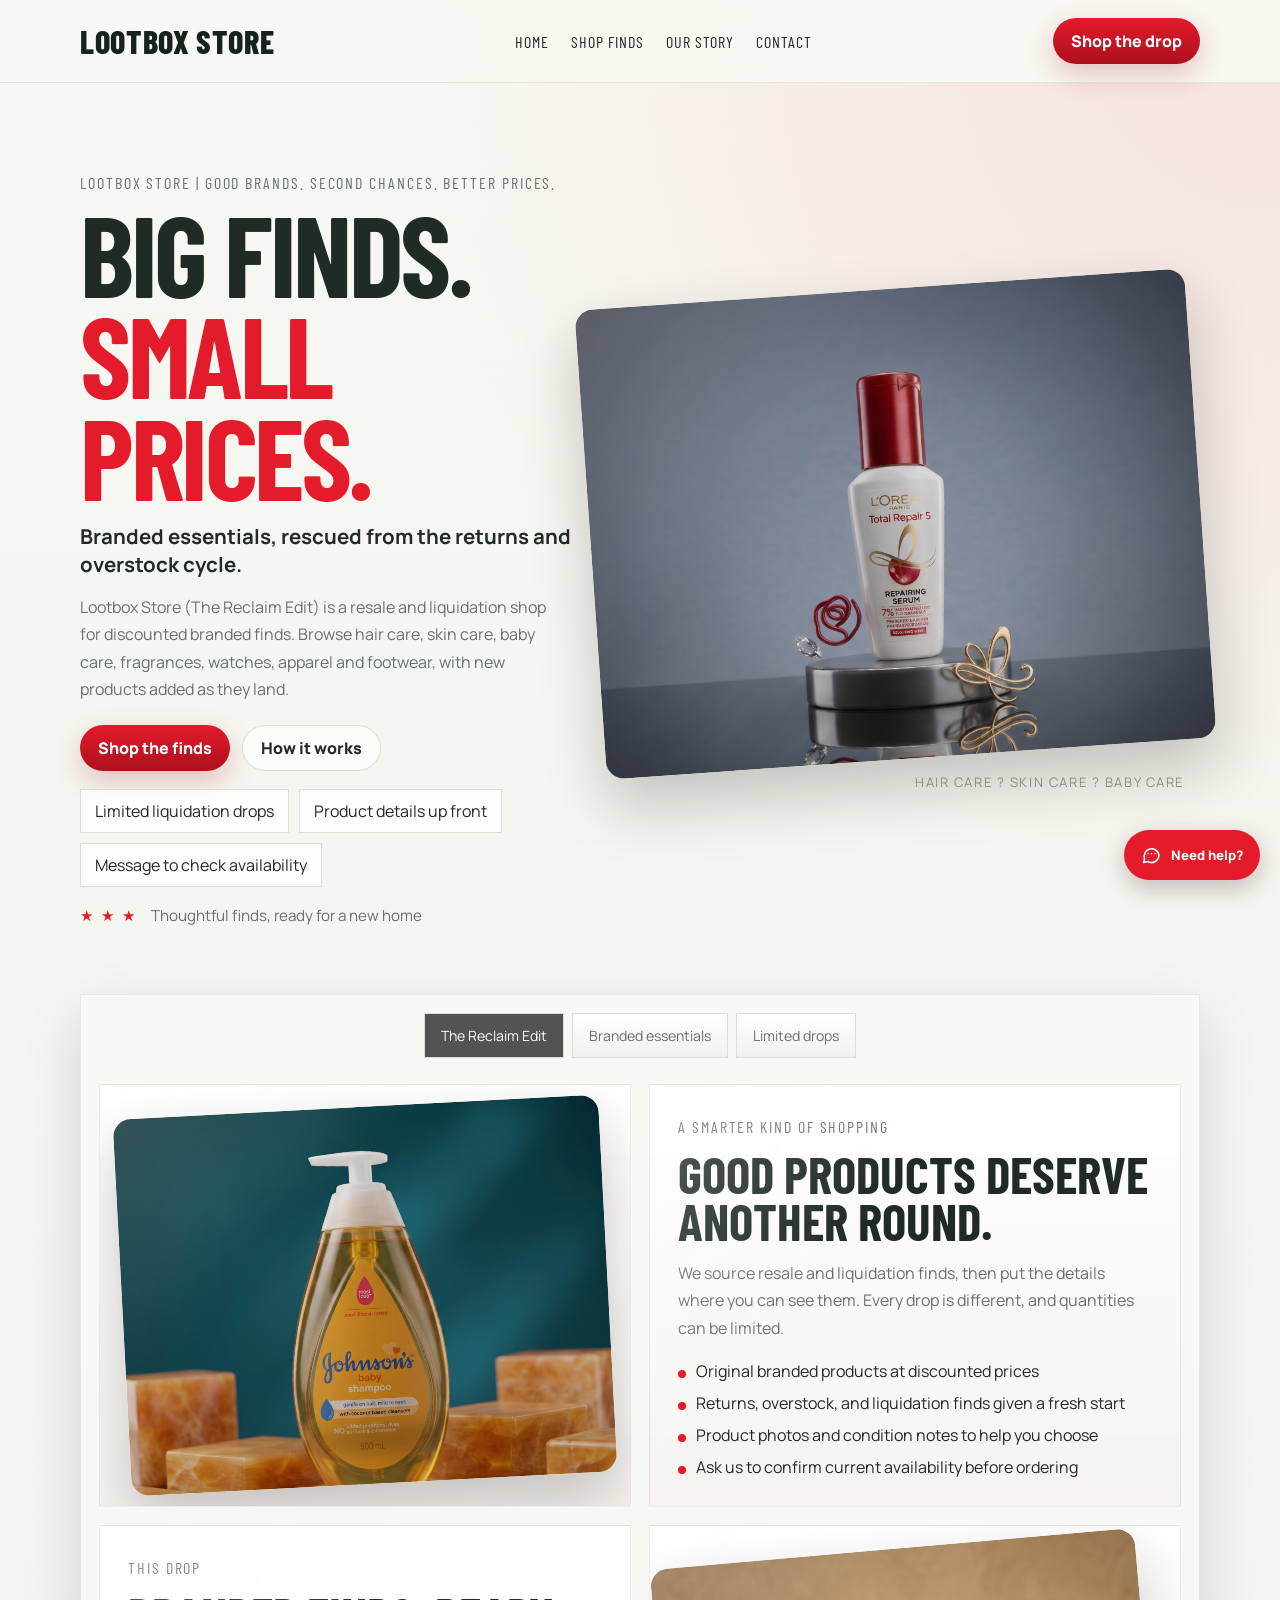
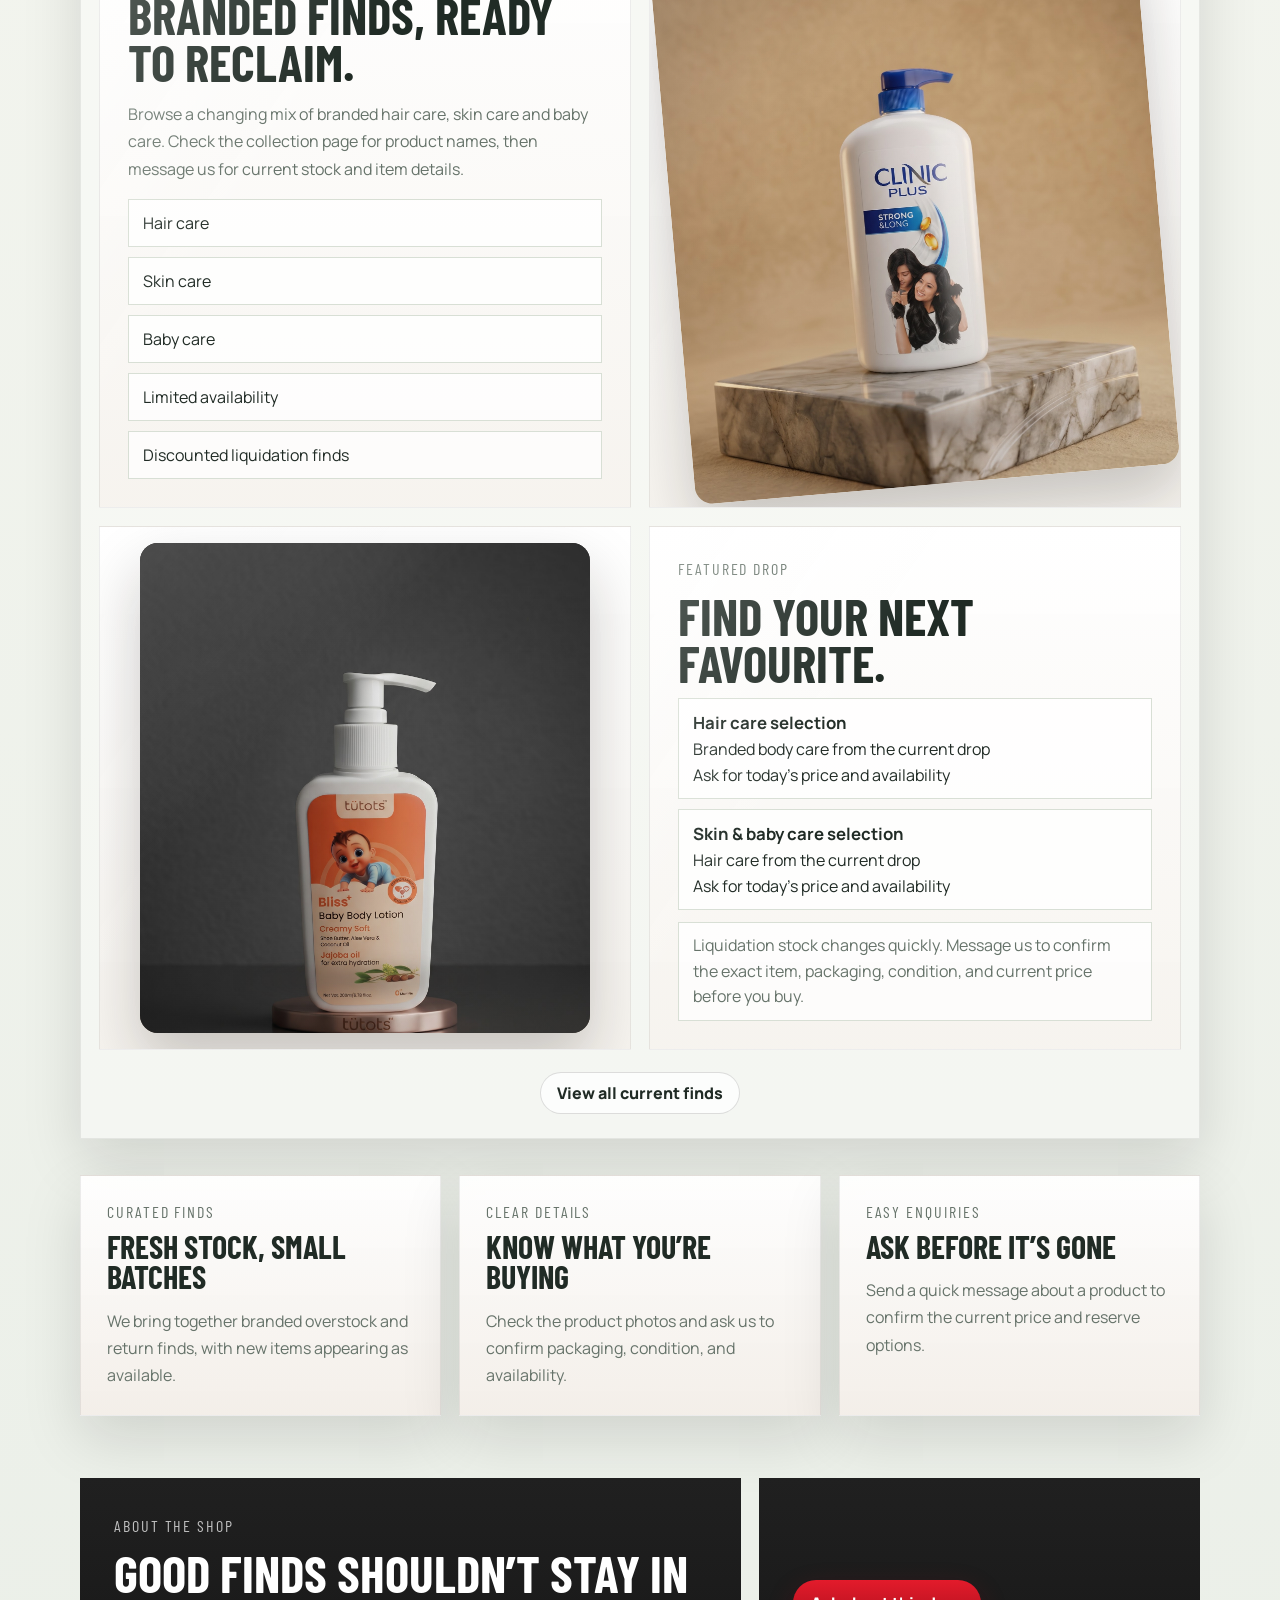
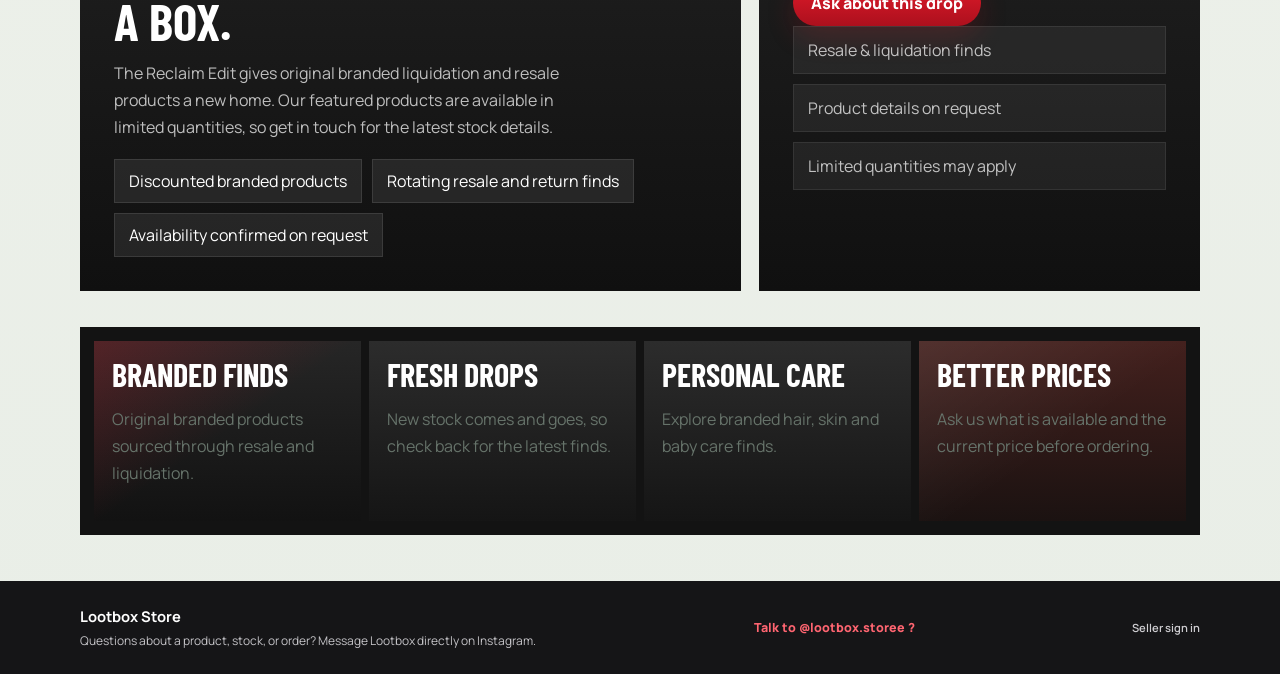
<file: index.html>
<!DOCTYPE html>
<html lang="en">
<head>
  <meta charset="UTF-8">
  <meta name="google-site-verification" content="q6F8RVg_jjGQTeiJNRUkiSBJ4HrS492pqTj_wdtdIYQ">
  <meta name="viewport" content="width=device-width, initial-scale=1.0">
  <meta name="description" content="Shop Lootbox Store for discounted branded hair care, skin care, baby care, fragrances, watches, apparel and footwear. Browse current finds and confirm stock, condition and price before ordering.">
  <title>Lootbox Store | Branded Beauty, Fragrance &amp; Lifestyle Finds</title>
  <link rel="canonical" href="https://lootboxstore-eta.vercel.app/">
  <meta property="og:type" content="website">
  <meta property="og:site_name" content="Lootbox Store">
  <meta property="og:title" content="Lootbox Store | Branded Beauty, Fragrance &amp; Lifestyle Finds">
  <meta property="og:description" content="Shop discounted branded beauty, baby care, fragrance, watches, apparel and footwear at Lootbox Store.">
  <meta property="og:url" content="https://lootboxstore-eta.vercel.app/">
  <meta property="og:image" content="https://lootboxstore-eta.vercel.app/assets/lootbox-marketplace-banner-wide.png">
  <meta name="twitter:card" content="summary_large_image">
  <script type="application/ld+json">
  {
    "@context": "https://schema.org",
    "@graph": [
      {
        "@type": "WebSite",
        "name": "Lootbox Store",
        "alternateName": "The Reclaim Edit",
        "url": "https://lootboxstore-eta.vercel.app/"
      },
      {
        "@type": "OnlineStore",
        "name": "Lootbox Store",
        "alternateName": "The Reclaim Edit",
        "url": "https://lootboxstore-eta.vercel.app/",
        "sameAs": ["https://www.instagram.com/lootbox.storee/"]
      }
    ]
  }
  </script>
  <link rel="preconnect" href="https://fonts.googleapis.com">
  <link rel="preconnect" href="https://fonts.gstatic.com" crossorigin>
  <link href="https://fonts.googleapis.com/css2?family=Barlow+Condensed:wght@500;700;800&family=Manrope:wght@400;500;700;800&display=swap" rel="stylesheet">
  <link rel="stylesheet" href="styles.css">
</head>
<body>
  <header class="topbar">
    <div class="wrap topbar-inner">
      <a class="brand" href="index.html">LOOTBOX STORE</a>
      <nav class="nav" aria-label="Primary navigation">
        <a href="index.html">Home</a><a href="/store">Shop Finds</a><a href="#about">Our Story</a><a href="#contact">Contact</a>
      </nav>
      <a class="nav-cta" href="/store">Shop the drop</a>
    </div>
  </header>

  <main id="home">
    <section class="hero-panel">
      <div class="wrap hero-grid">
        <div class="hero-copy">
          <p class="kicker">Lootbox Store | Good brands. Second chances. Better prices.</p>
          <h1>BIG FINDS.<br><span>SMALL PRICES.</span></h1>
          <p class="hero-subtext">Branded essentials, rescued from the returns and overstock cycle.</p>
          <p class="hero-body">Lootbox Store (The Reclaim Edit) is a resale and liquidation shop for discounted branded finds. Browse hair care, skin care, baby care, fragrances, watches, apparel and footwear, with new products added as they land.</p>
          <div class="hero-actions"><a class="primary-btn" href="/store">Shop the finds</a><a class="ghost-btn" href="#about">How it works</a></div>
          <div class="hero-pills"><span>Limited liquidation drops</span><span>Product details up front</span><span>Message to check availability</span></div>
          <div class="hero-rating"><span class="stars">★ ★ ★</span><span>Thoughtful finds, ready for a new home</span></div>
        </div>
        <div class="hero-visual" aria-label="Branded personal care product display">
          <div class="image-stage hero-shot"><img src="assets/store/products/loreal-total-repair-5-serum-2k.jpg" alt="L&#39;Or&eacute;al Paris Total Repair 5 Repairing Serum"></div>
          <div class="hero-caption">Hair care ? Skin care ? Baby care</div>
        </div>
      </div>
    </section>

    <section class="detail-panel" id="about">
      <div class="wrap detail-shell">
        <div class="tab-strip"><span class="tab active">The Reclaim Edit</span><span class="tab">Branded essentials</span><span class="tab">Limited drops</span></div>
        <div class="detail-grid">
          <article class="detail-card visual-card"><div class="image-stage detail-shot detail-shot-left"><img src="assets/store/products/johnsons-baby-shampoo-500ml-2k.jpg" alt="Johnson&#39;s Baby Shampoo, 500 mL"></div></article>
          <article class="detail-card copy-card">
            <p class="mini-kicker">A smarter kind of shopping</p><h2>Good products deserve another round.</h2>
            <p>We source resale and liquidation finds, then put the details where you can see them. Every drop is different, and quantities can be limited.</p>
            <ul class="bullet-list"><li>Original branded products at discounted prices</li><li>Returns, overstock, and liquidation finds given a fresh start</li><li>Product photos and condition notes to help you choose</li><li>Ask us to confirm current availability before ordering</li></ul>
          </article>
          <article class="detail-card copy-card">
            <p class="mini-kicker">This drop</p><h2>Branded finds, ready to reclaim.</h2>
            <p>Browse a changing mix of branded hair care, skin care and baby care. Check the collection page for product names, then message us for current stock and item details.</p>
            <div class="benefit-tags"><span>Hair care</span><span>Skin care</span><span>Baby care</span><span>Limited availability</span><span>Discounted liquidation finds</span></div>
          </article>
          <article class="detail-card visual-card"><div class="image-stage detail-shot detail-shot-right"><img src="assets/store/products/clinic-plus-strong-long-shampoo-2k.jpg" alt="Clinic Plus Strong and Long Shampoo"></div></article>
          <article class="detail-card visual-card tall"><div class="image-stage detail-shot detail-shot-tall"><img src="assets/store/products/tutots-bliss-plus-baby-body-lotion-2k.jpg" alt="T&uuml;tots Bliss Plus Baby Body Lotion"></div></article>
          <article class="detail-card copy-card product-copy">
            <p class="mini-kicker">Featured drop</p><h2>Find your next favourite.</h2>
            <div class="product-list"><div class="product-row"><strong>Hair care selection</strong><span>Branded body care from the current drop</span><span>Ask for today’s price and availability</span></div><div class="product-row"><strong>Skin & baby care selection</strong><span>Hair care from the current drop</span><span>Ask for today’s price and availability</span></div></div>
            <div class="product-note">Liquidation stock changes quickly. Message us to confirm the exact item, packaging, condition, and current price before you buy.</div>
          </article>
        </div>
        <div class="scroll-cta"><a class="ghost-btn compact" href="/store">View all current finds</a></div>
      </div>
    </section>

    <section class="services-band"><div class="wrap service-grid">
      <article class="service-card"><p class="mini-kicker">Curated finds</p><h3>Fresh stock, small batches</h3><p>We bring together branded overstock and return finds, with new items appearing as available.</p></article>
      <article class="service-card"><p class="mini-kicker">Clear details</p><h3>Know what you’re buying</h3><p>Check the product photos and ask us to confirm packaging, condition, and availability.</p></article>
      <article class="service-card"><p class="mini-kicker">Easy enquiries</p><h3>Ask before it’s gone</h3><p>Send a quick message about a product to confirm the current price and reserve options.</p></article>
    </div></section>

    <section class="contact-band" id="contact"><div class="wrap contact-grid">
      <div class="contact-copy"><p class="mini-kicker light">About the shop</p><h2>Good finds shouldn’t stay in a box.</h2><p>The Reclaim Edit gives original branded liquidation and resale products a new home. Our featured products are available in limited quantities, so get in touch for the latest stock details.</p><div class="store-points"><span>Discounted branded products</span><span>Rotating resale and return finds</span><span>Availability confirmed on request</span></div></div>
      <div class="contact-actions"><a class="primary-btn dark" href="https://wa.me/?text=Hi%20The%20Reclaim%20Edit%2C%20I%27d%20like%20to%20check%20the%20current%20product%20stock%20stock%2C%20condition%2C%20and%20price.">Ask about this drop</a><div class="contact-meta"><span>Resale &amp; liquidation finds</span><span>Product details on request</span><span>Limited quantities may apply</span></div></div>
    </div></section>

    <section class="footer-strip"><div class="wrap footer-grid">
      <article class="footer-card active"><h3>Branded Finds</h3><p>Original branded products sourced through resale and liquidation.</p></article>
      <article class="footer-card"><h3>Fresh Drops</h3><p>New stock comes and goes, so check back for the latest finds.</p></article>
      <article class="footer-card"><h3>Personal Care</h3><p>Explore branded hair, skin and baby care finds.</p></article>
      <article class="footer-card accent"><h3>Better Prices</h3><p>Ask us what is available and the current price before ordering.</p></article>
    </div></section>
  </main>
  <footer class="launch-footer">
    <div class="wrap launch-footer-inner">
      <div><strong>Lootbox Store</strong><p>Questions about a product, stock, or order? Message Lootbox directly on Instagram.</p></div>
      <a href="https://www.instagram.com/lootbox.storee/" target="_blank" rel="noopener noreferrer">Talk to @lootbox.storee <span aria-hidden="true">?</span></a>
      <a class="launch-footer-seller" href="seller.html" rel="nofollow">Seller sign in</a>
    </div>
  </footer>
  <script src="help-bot.js" defer></script>
</body>
</html>
</file>
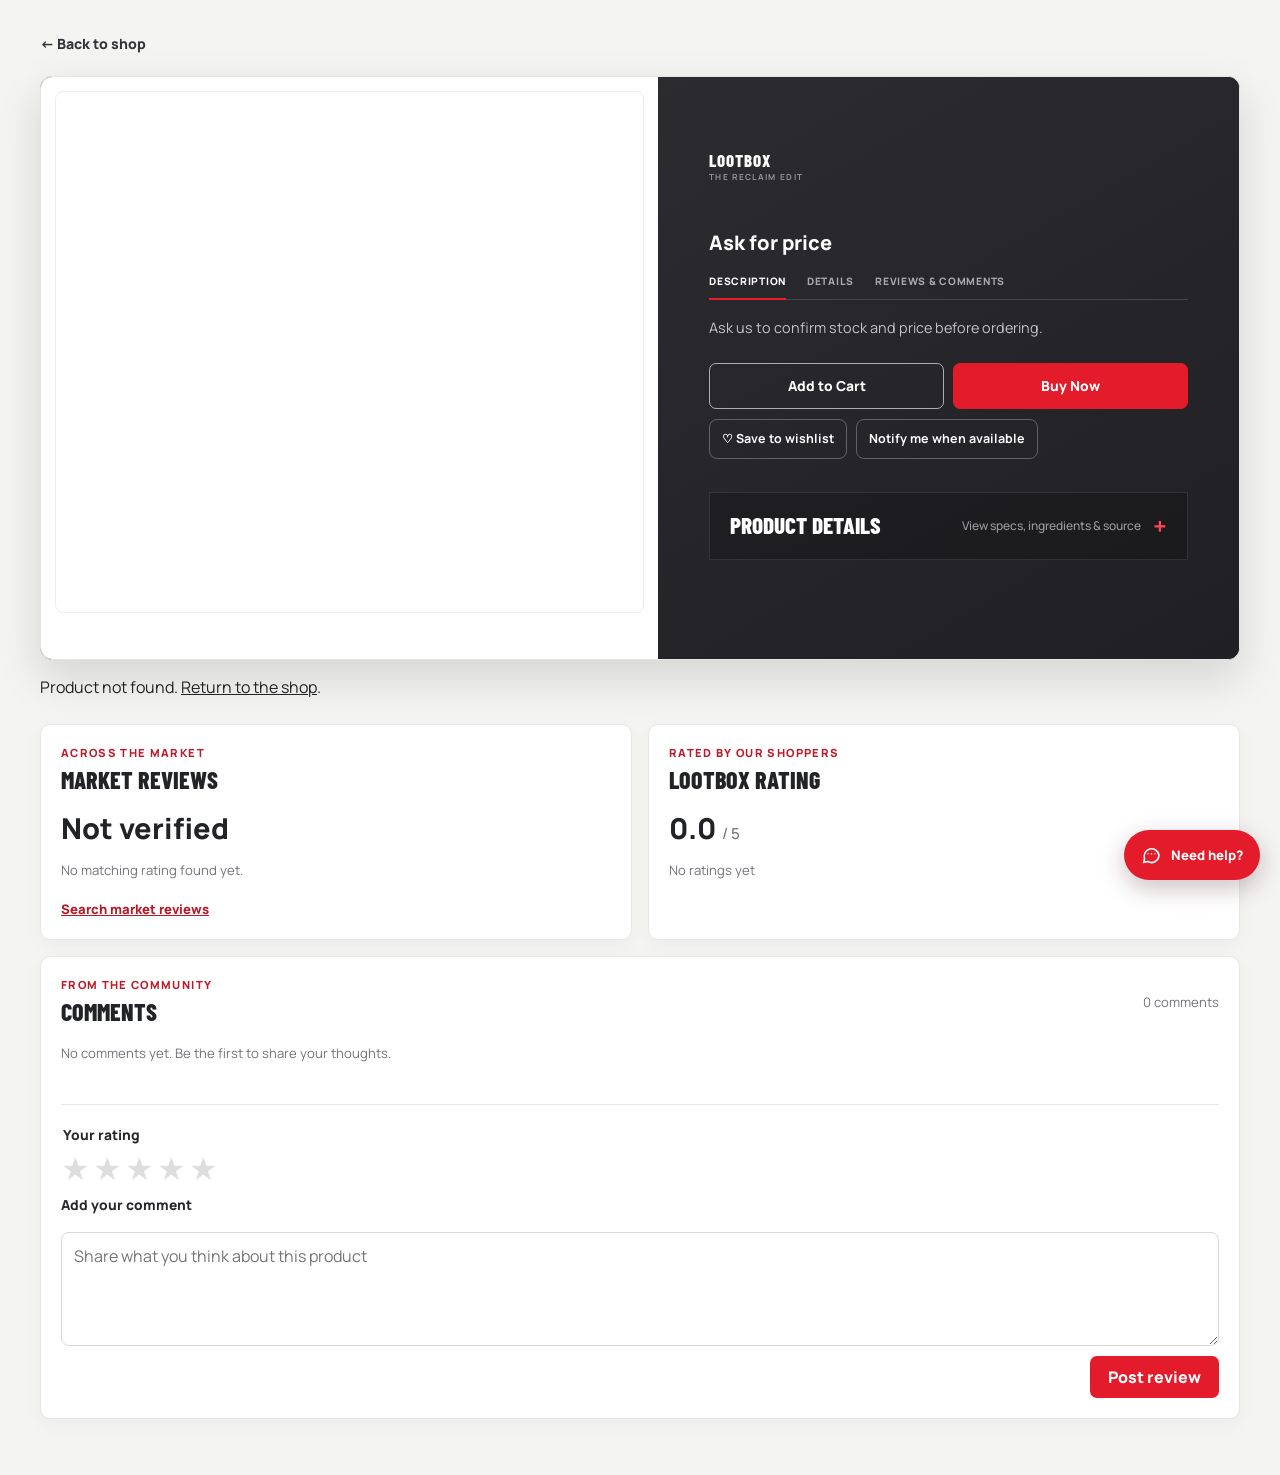
<file: product.html>
<!DOCTYPE html>
<html lang="en">
<head>
  <meta charset="UTF-8">
  <meta name="viewport" content="width=device-width, initial-scale=1.0">
  <meta name="description" content="Product details, reviews and comments for The Reclaim Edit finds.">
  <title>Product details | The Reclaim Edit</title>
  <link rel="preconnect" href="https://fonts.googleapis.com">
  <link rel="preconnect" href="https://fonts.gstatic.com" crossorigin>
  <link href="https://fonts.googleapis.com/css2?family=Barlow+Condensed:wght@500;700;800&family=Manrope:wght@400;500;700;800&display=swap" rel="stylesheet">
  <link rel="stylesheet" href="styles.css">
</head>
<body class="product-detail-page">
  <main class="product-detail-wrap">
    <a class="product-detail-back" href="/store" id="product-detail-back">← Back to shop</a>
    <article class="product-detail-card" id="product-detail" hidden>
      <div class="product-detail-image">
        <div class="product-gallery" id="product-gallery">
          <div class="product-gallery-viewport"><img id="detail-image" alt=""></div>
          <div class="product-gallery-controls" id="product-gallery-controls" hidden>
            <button type="button" class="product-gallery-arrow" id="gallery-previous" aria-label="Previous product photo">‹</button>
            <div class="product-gallery-dots" id="gallery-dots" role="group" aria-label="Choose product photo"></div>
            <button type="button" class="product-gallery-arrow" id="gallery-next" aria-label="Next product photo">›</button>
          </div>
          <p class="product-gallery-caption" id="gallery-caption" aria-live="polite"></p>
        </div>
      </div>
      <div class="product-detail-copy">
        <p class="product-detail-brand">LOOTBOX <span>THE RECLAIM EDIT</span></p>
        <p class="product-detail-category" id="detail-category"></p>
        <h1 id="detail-name"></h1>
        <p class="product-detail-price">Ask for price</p>
        <nav class="product-detail-tabs" aria-label="Product information">
          <a href="#detail-description">Description</a>
          <a href="#product-specs">Details</a>
          <a href="#product-feedback">Reviews &amp; comments</a>
        </nav>
        <p class="product-detail-note" id="detail-description">Ask us to confirm stock and price before ordering.</p>
        <div class="product-detail-actions">
          <button class="detail-cart" id="detail-add-cart" type="button">Add to Cart</button>
          <a id="detail-buy-now" href="#" target="_blank" rel="noreferrer">Buy Now</a>
        </div>
        <div class="product-extra-actions"><button type="button" id="detail-wishlist" aria-pressed="false">♡ Save to wishlist</button><button type="button" id="detail-stock-alert">Notify me when available</button></div>
        <p class="product-detail-status" id="detail-status" role="status" aria-live="polite"></p>
        <details class="product-specs" id="product-specs">
          <summary id="product-specs-heading">Product details <span>View specs, ingredients &amp; source</span></summary>
          <ul id="detail-facts"></ul>
          <p class="product-specs-unverified" id="detail-unverified" hidden>We couldn’t verify details for this exact product variant online. Please confirm the size and label information on the item before ordering.</p>
          <a id="detail-source" href="#" target="_blank" rel="noopener noreferrer">View product information source</a>
          <p class="product-specs-note">Price, stock, delivery and return terms depend on this store’s listing and are confirmed before purchase.</p>
        </details>
      </div>
    </article>
    <p id="product-missing" hidden>Product not found. <a href="/store">Return to the shop</a>.</p>
    <section class="product-recommendations" id="product-recommendations" aria-labelledby="recommendations-heading" hidden>
      <div class="recommendations-heading-row"><div><p class="product-recommendations-kicker">Picked for this product</p><h2 id="recommendations-heading">You may also like</h2></div><a href="/store#collection">View all finds <span aria-hidden="true">&rarr;</span></a></div>
      <div class="recommendation-grid" id="recommendation-grid"></div>
      <p class="recommendation-status" id="recommendation-status" role="status" aria-live="polite"></p>
    </section>
    <div class="product-feedback" id="product-feedback" hidden>
      <div class="review-score-grid">
        <section class="review-score-card" aria-labelledby="market-reviews-heading">
          <p class="review-eyebrow">Across the market</p>
          <h2 id="market-reviews-heading">Market reviews</h2>
          <p class="review-score" id="market-rating">Not verified</p>
          <p class="review-count" id="market-rating-count">No matching rating found yet.</p>
          <a class="market-review-link" id="market-review-link" href="#" target="_blank" rel="noopener noreferrer">Search market reviews</a>
        </section>
        <section class="review-score-card" aria-labelledby="lootbox-reviews-heading">
          <p class="review-eyebrow">Rated by our shoppers</p>
          <h2 id="lootbox-reviews-heading">Lootbox rating</h2>
          <p class="review-score" id="lootbox-rating">0.0 <span>/ 5</span></p>
          <p class="review-count" id="lootbox-rating-count">No ratings yet</p>
        </section>
      </div>
      <section class="product-comments" aria-labelledby="comments-heading">
        <div class="comments-heading-row"><div><p class="review-eyebrow">From the community</p><h2 id="comments-heading">Comments</h2></div><span class="comment-count" id="comment-count">0 comments</span></div>
        <p class="comments-empty" id="comments-empty">No comments yet. Be the first to share your thoughts.</p>
        <ul class="product-comment-list" id="product-comment-list"></ul>
        <form class="review-form" id="review-form">
          <fieldset class="rating-fieldset"><legend>Your rating</legend><div class="rating-picker" role="radiogroup" aria-label="Choose a rating from one to five stars">
            <input id="rating-1" name="rating" type="radio" value="1"><label for="rating-1" aria-label="1 star">★</label>
            <input id="rating-2" name="rating" type="radio" value="2"><label for="rating-2" aria-label="2 stars">★</label>
            <input id="rating-3" name="rating" type="radio" value="3"><label for="rating-3" aria-label="3 stars">★</label>
            <input id="rating-4" name="rating" type="radio" value="4"><label for="rating-4" aria-label="4 stars">★</label>
            <input id="rating-5" name="rating" type="radio" value="5"><label for="rating-5" aria-label="5 stars">★</label>
          </div></fieldset>
          <label class="comment-label" for="review-comment">Add your comment</label>
          <textarea id="review-comment" name="comment" rows="4" maxlength="500" placeholder="Share what you think about this product" required></textarea>
          <div class="review-submit-row"><p class="review-form-status" id="review-form-status" role="status" aria-live="polite"></p><button type="submit" id="review-submit">Post review</button></div>
        </form>
      </section>
    </div>
  </main>
  <script src="reviews-config.js"></script>
  <script src="reviews.js"></script>
  <script src="product-prices.js"></script>
  <script src="help-bot.js" defer></script>
  <script>
    const backToShop = document.getElementById("product-detail-back");
    backToShop.addEventListener("click", event => {
      try {
        const previousPage = new URL(document.referrer);
        if (previousPage.origin === location.origin && (previousPage.pathname.endsWith("/store") || previousPage.pathname.endsWith("/store.html")) && history.length > 1) {
          event.preventDefault();
          history.back();
        }
      } catch {}
    });
    (() => {
      const params = new URLSearchParams(window.location.search);
      const name = params.get("name") || "";
      const image = params.get("image") || "";
      const category = params.get("category") || "";
      const detail = document.getElementById("product-detail");
      const feedback = document.getElementById("product-feedback");
      const categoryNames = {
        "hair-care": "Hair care",
        "skin-care": "Skin care",
        "baby-care": "Baby care",
        "sun-care": "Sun care",
        perfume: "Fragrance",
        watches: "Watches",
        "face-care": "Face care",
        apparel: "Apparel",
        footwear: "Footwear"
      };

      const productDetails = {
        "beardo beard & hair growth oil, 50 ml": { facts: ["Beardo Beard & Hair Growth Oil, 50 mL, as printed on the supplied bottle.", "Check the package directions and ingredients before use."], source: "", unverified: true },
        "mylo baby body wash & shampoo, 100 ml": { facts: ["Mylo Baby Body Wash & Shampoo, 100 mL, as shown on the supplied bottle.", "Check the package for full directions and ingredients."], source: "", unverified: true },
        "nivea cocoa nourish body lotion, 600 ml": { facts: ["NIVEA Cocoa Nourish Body Lotion, 600 mL, as printed on the supplied package.", "Check the package for full directions and ingredients."], source: "", unverified: true },
        "l'oréal paris total repair 5 repairing shampoo": { facts: ["L'Oreal Paris Total Repair 5 Repairing Shampoo as shown on the supplied product image.", "Confirm the bottle size and full ingredients from the package before ordering."], source: "", unverified: true },
        "l'oréal paris total repair 5 repairing serum": { facts: ["Hair serum for five visible signs of damaged hair.", "Apply a small amount through lengths and ends on damp or dry hair; do not rinse."], source: "https://www.lorealparis.co.in/total-repair-5/serum-40-ml" },
        "johnson's baby shampoo": { facts: ["500 mL bottle, as shown on this product listing.", "The exact formula and ingredient list can vary by market; check the bottle label."], source: "https://blinkit.com/prn/johnsons-baby-shampoo/prid/4752" },
        "clinic plus strong & long shampoo": { facts: ["Shampoo formulated with milk protein and multivitamins.", "The cited listing describes it for all hair types."], source: "https://www.1mg.com/otc/clinic-plus-strong-long-shampoo-otc986371" },
        "tütots bliss+ baby body lotion": { facts: ["200 mL baby body lotion.", "Enriched with shea butter, aloe vera, coconut oil and jojoba oil.", "The brand advises a patch test and avoiding contact with eyes."], source: "https://tutots.com/products/tutots-baby-body-lotion-enriched-with-shea-butter-aloe-vera-coconut-oil-infused-with-jojoba-oil-baby-moisturizer-for-face-body-ideal-for-0-5-year-olds-gentle-skincare-for-kids" },
        "l'oréal paris dream lengths restoring shampoo": { facts: ["Official listing shows sizes including 192.5 mL, 396 mL, 704 mL and 1 L; confirm the size on this item.", "Contains vegetal keratin and castor oil; designed to restructure lengths and help seal split ends."], source: "https://www.lorealparis.co.in/dream-lengths/restoring-shampoo-396-ml" },
        "park avenue beer shampoo": { facts: ["Shiny & Bouncy shampoo for dull and lifeless hair.", "A 180 mL version is listed by retailers; verify the size on the item."], source: "https://www.pharmeasy.in/health-care/products/park-avenue-beer-shampoo-shiny-and-bouncy-180-ml-3057901" },
        "bajaj almond drops anti-hairfall shampoo": { facts: ["Anti-hairfall shampoo from Bajaj Almond Drops.", "Refer to the package for this item’s size, ingredient list and directions."], source: "https://bajajconsumercare.com/bajaj-almond-drops-anti-hairfall-shampoo" },
        "johnson's baby cream": { facts: ["Baby cream intended to help protect baby skin from dryness.", "Exact pack size and ingredient list should be checked on the product label."], source: "https://www.johnsonsbaby.in/baby-products/johnsons-baby-cream" },
        "l'oréal paris hyaluron moisture shampoo": { facts: ["The Hyaluron Moisture range uses hyaluronic acid and is marketed for hydration.", "Exact variant and bottle size should be confirmed from the package."], source: "https://www.lorealparis.co.in/beauty-magazine/hair-care-blogs/effective-volumizing-shampoo-for-bouncy-hair" },
        "sunsilk flowy silk & smooth shampoo": { facts: ["Sunsilk Flowy Silk & Smooth shampoo; available sizes and formula depend on the market variant.", "Check the product label for its exact ingredients and volume."], source: "https://www.sunsilkin.com/" },
        "himalaya baby lotion": { facts: ["The brand’s baby lotion listing shows a 200 mL size.", "Key ingredients listed include almond oil, licorice and olive oil."], source: "https://himalayawellness.in/collections/winter-essentials/products/baby-lotion" },
        "tresemmé keratin smooth shampoo": { facts: ["A 580 mL variant is listed by the brand.", "Formulated with keratin and argan oil for smooth, manageable hair."], source: "https://www.tresemme.in/products/tresemme-keratin-smooth-shampoo-580ml-1" },
        "aqualogica sunscreen by the sea": { facts: ["The brand’s Glow+ Dewy sunscreen listing states SPF 50+ PA++++ and papaya with vitamin C.", "Confirm this exact product variant and pack size from the tube before use."], source: "https://aqualogica.in/products/glow-dewy-sunscreen-with-spf-50-pa-for-uvab-and-blue-light-protection-for-glowing-and-well-protected-skin-50-gm-3" },
        "biotique fruit brightening face wash": { facts: ["100 mL face wash; brand listing says it is suitable for all skin types."], source: "https://www.biotique.com/products/fruit-brightening-face-wash-100ml" },
        "biotique morning nectar moisturizer": { facts: ["190 mL moisturizer described by the brand as nourishing and hydrating."], source: "https://www.biotique.com/products/morning-nectar-nourish-hydrate-moisturizer-190ml" },
        "biotique ocean kelp anti-dandruff shampoo": { facts: ["The current Biotique Ocean Kelp listing we found is an Anti Hair Fall Shampoo, 190 mL—not an anti-dandruff variant.", "Please confirm the bottle label; the listing title on this page may not match the exact variant."], source: "https://www.biotique.com/products/ocean-kelp-anti-hair-fall-shampoo-190ml-1" },
        "biotique papaya face wash": { facts: ["150 mL deep cleanse face wash.", "Brand directions: apply to wet face and neck, then rinse; use morning and evening."], source: "https://www.biotique.com/products/papaya-deep-cleanse-face-wash?view=new-pdp" },
        "biotique sandalwood sunscreen": { facts: ["Biotique Sun Shield Sandalwood listing states SPF 50.", "Confirm the exact pack size and variant on the product label."], source: "https://www.biotique.com/products/sun-shield-sandalwood-50-spf-suncreen-lotion" },
        "caffeine coffee face scrub": { facts: ["The matching mCaffeine coffee face scrub listing is 100 g.", "The brand lists coffee, walnut, vitamin E and argan oil in the formula."], source: "https://www.mcaffeine.com/products/naked-raw-coffee-face-scrub-with-vitamin-e" },
        "cerave hydrating cream": { facts: ["CeraVe Moisturising Cream uses three essential ceramides and hyaluronic acid.", "The brand describes it for dry skin; exact size depends on the pack."], source: "https://www.ceraveindia.com/ceramides-skin-care/moisturisers/moisturising-cream" },
        "wishful honey balm": { facts: ["The cited Honey Balm Jelly Moisturizer listing is 55 g.", "Listed ingredients include honey and niacinamide."], source: "https://sephora.in/product/wishful-honey-balm-jelly-moisturizer-v-55g" },
        "pond's hyaluronic moisturizer": { facts: ["The matching Pond’s Super Light Gel listing contains hyaluronic acid and vitamin E.", "The brand lists 50 g, 100 g and 200 g options; confirm this unit’s size."], source: "https://ponds.in/products/ponds-super-light-gel-oil-free-moisturiser-hyaluronic-acid-vitamin-e" },
        "cetaphil moisturizing cream": { facts: ["The cited Cetaphil Moisturising Cream pack is 250 g.", "Brand listing says it is for dry to very dry skin and suitable for face and body."], source: "https://www.cetaphil.in/moisturizers/moisturising-cream/8906005273437-250.html" },
        "jovees herbal sunscreen": { facts: ["A Jovees Sun Derma Care SPF 50 lotion is listed in a 100 g pack.", "Confirm the exact Jovees sunscreen variant and SPF rating from this item’s label."], source: "https://www.truemeds.in/otc/jovees-sun-derma-care-spf-50-lotion-100-gm-tm-loes1-001883" },
        "neutrogena ultra sheer sunscreen": { facts: ["The Ultra Sheer range listing states SPF 50+ PA++++.", "Pack sizes and formula differ by variant; check the label for the exact item."], source: "https://www.neutrogena.in/sun/ultra-sheer-sunscreen" },
        "nivea soft moisturizer": { facts: ["NIVEA Soft is a light, fast-absorbing moisturizer.", "The brand lists vitamin E and jojoba oil in the formula."], source: "https://www.nivea.in/products/c/2/89050-nivea-soft" },
        "himalaya purifying neem face wash": { facts: ["Himalaya Purifying Neem is a neem-based face wash.", "Check the package for exact size and directions for this variant."], source: "https://himalayawellness.in/collections/face-care/products/purifying-neem-face-wash" },
        "denver vogue eau de parfum": { facts: ["The exact DENVER Vogue product variant and bottle size could not be confirmed from a matching official listing."], source: "", unverified: true },
        "beardo godfather eau de parfum": { facts: ["Beardo lists Godfather as an Eau de Parfum for men.", "Bottle sizes and notes should be confirmed against the exact package."], source: "https://beardo.in/products/beardo-godfather-perfume-edp" },
        "the man company joy eau de parfum": { facts: ["The Man Company Joy is listed as a 100 mL Eau de Parfum.", "Fragrance descriptions vary by retailer; check the packaging for the exact notes."], source: "https://www.themancompany.com/collections/fragrance-products" },
        "ciccio for women luxe eau de parfum": { facts: ["Retail listing identifies this as a 100 mL women’s Eau de Parfum."], source: "https://www.myntra.com/perfume/ciccio/-ciccio--luxe-women-eau-de-parfum--100-ml/30253457/buy" },
        "skinn body mist apple jasmine": { facts: ["The exact Apple Jasmine variant could not be matched to a current official SKINN listing; do not assume the similar Apple Allure mist is the same product."], source: "", unverified: true },
        "wild stone code terra edp": { facts: ["Wild Stone lists Code Terra as a men’s Eau de Parfum.", "The brand listing is for a 100 mL bottle; confirm this item’s pack size."], source: "https://www.wildstone.in/products/code-premium-terra-perfume-for-men-100-ml" },
        "bella vita white oud eau de parfum": { facts: ["The White Oud listing is a 100 mL unisex perfume.", "Brand-listed fragrance notes include citrus, spicy and woody notes."], source: "https://bellavitaorganic.com/products/white-oud-unisex-perfume-100ml-virtual-combo" },
        "sonata black dial analog watch with yellow accents": { facts: ["The exact Sonata model number could not be matched from the supplied image and title, so movement, case size, strap material and water resistance are not stated."], source: "", unverified: true },
        "sonata black dial analog watch with red accents": { facts: ["The exact Sonata model number could not be matched from the supplied image and title, so movement, case size, strap material and water resistance are not stated."], source: "", unverified: true },
        "fastrack sona black chronograph analog watch": { facts: ["The supplied product name/image does not identify a matching Fastrack model number; chronograph functions and watch specifications are therefore not assumed."], source: "", unverified: true },
        "sonata black dial analog watch with blue accents": { facts: ["The exact Sonata model number could not be matched from the supplied image and title, so movement, case size, strap material and water resistance are not stated."], source: "", unverified: true },
        "oxyglow herbals papaya anti pollution face wash": { facts: ["Oxyglow’s matching papaya anti-pollution face wash listing is 100 mL."], source: "https://oxyglowcosmetics.com/products/oxyglow-herbals-papaya-anti-pollution-face-wash" },
        "bombay shaving company shaving cream": { facts: ["The cited Tea Tree Oil & Aloe Vera shaving cream is listed in a 100 g pack.", "This may be a different variant; confirm the tube label before relying on ingredients."], source: "https://www.bombayshavingcompany.com/products/shaving-cream-tea-tree-oil-aloe-vera-100g/storeFrontNavigation" },
        "veet pure hair removal cream": { facts: ["The cited Pure cream is for normal skin and includes aloe vera and rose extracts.", "Retailer listing shows 100 g; confirm the pack size and skin variant on the tube."], source: "https://www.1mg.com/otc/veet-pure-hair-removal-cream-for-normal-skin-aloe-rose-otc1157691" },
        "globus naturals aloe vera neem tulsi face wash": { facts: ["Matching Aloe Vera, Neem & Tulsi acne-control face wash listing is 100 mL."], source: "https://globusnaturals.com/products/globus-aloe-vera-neem-tulsi-acne-control-face-wash-100-ml" },
        "park avenue good morning lather shaving cream": { facts: ["The cited Good Morning Lather Shaving Cream pack is 84 g.", "Listing mentions aloe vera, jojoba oil and olive oil."], source: "https://www.1mg.com/otc/park-avenue-good-morning-lather-shaving-cream-otc1005845" },
        "muuchstac ocean face wash, 100 ml": { facts: ["Retail listings identify this as a 100 mL Ocean Face Wash."], source: "https://www.1mg.com/otc/muuchstac-ocean-face-wash-100ml-each-otc810223" },
        "neutrogena deep clean brightening foaming cleanser": { facts: ["Neutrogena’s Deep Clean Foaming Cleanser listing describes amino micellar technology and an 8% amino acid complex.", "The range is listed in different sizes; verify this pack’s size and exact variant."], source: "https://www.neutrogena.in/face/facial-cleansers-and-scrubs/deep-clean-foaming-cleanser" },
        "woodoo hello, clear skin face wash": { facts: ["The matching Hello Clear Skin face wash lists niacinamide, kojic acid and glycolic acid."], source: "https://www.woodooskin.com/products/woodoo-hello-clear-skin-facewash" },
        "lakmé blush & glow strawberry face wash": { facts: ["Lakmé lists the Strawberry Blush & Glow face wash in a 100 g pack.", "The product listing mentions strawberry extracts and vitamin C serum."], source: "https://www.lakmeindia.com/products/lakme-blush-glow-strawberry-freshness-gel-face-wash-with-strawberry-extracts-100-g-2" },
        "neud skin brightening turmeric face wash": { facts: ["The cited NEUD turmeric brightening face wash listing is 70 mL."], source: "https://neud.co.in/products/neud-skin-brightening-tan-removal-face-wash-for-men-and-women-70ml" }
      };
      Object.assign(productDetails, {
        "yellow embroidered v-neck t-shirt": { facts: ["The supplied product photo shows a yellow V-neck T-shirt with a small embroidered chest emblem.", "Brand, fabric composition and garment size are not confirmed; check the sewn-in label."], source: "", unverified: true },
        "black crew-neck t-shirt": { facts: ["The supplied product photo shows a plain black crew-neck T-shirt.", "Brand, fabric composition and garment size are not confirmed; check the sewn-in label."], source: "", unverified: true },
        "red graphic sweatshirt": { facts: ["The supplied product photo shows a red sweatshirt with a front graphic.", "Brand, fabric composition and garment size are not confirmed; check the sewn-in label."], source: "", unverified: true },
        "blue plaid short-sleeve shirt": { facts: ["The supplied product photo shows a blue plaid, short-sleeve button-front shirt.", "Brand, fabric composition and garment size are not confirmed; check the sewn-in label."], source: "", unverified: true },
        "dusty pink crew-neck t-shirt": { facts: ["The supplied product photo shows a dusty-pink crew-neck T-shirt.", "Brand, fabric composition and garment size are not confirmed; check the sewn-in label."], source: "", unverified: true },
        "navy graphic t-shirt": { facts: ["The supplied product photo shows a navy T-shirt with a small yellow chest emblem.", "Brand, fabric composition and garment size are not confirmed; check the sewn-in label."], source: "", unverified: true },
        "navy slide sandals": { facts: ["The supplied product photo shows navy slide sandals with a contrasting striped sole.", "Brand, material and available sizes are not confirmed; check the item label."], source: "", unverified: true },
        "navy & green running shoes": { facts: ["The supplied product photo shows navy and green running-style shoes.", "Exact model, size and upper/sole materials are not confirmed; check the shoe label."], source: "", unverified: true },
        "adidas black sneakers": { facts: ["The supplied product photo shows black adidas-branded sneakers.", "Exact model, size and materials are not confirmed; check the shoe label."], source: "", unverified: true },
        "white logo-detail sneakers": { facts: ["The supplied product photo shows white sneakers with red logo details.", "Brand, exact model, size and materials are not confirmed; check the shoe label."], source: "", unverified: true },
        "axe dark temptation body spray": { facts: ["The can label identifies AXE Dark Temptation body spray.", "The photo also shows 72H on the packaging; confirm the exact pack size and label before ordering."], source: "", unverified: true },
        "jean paul gaultier le male eau de toilette": { facts: ["The supplied photo shows the signature striped torso bottle labelled Le Male.", "Confirm the concentration and bottle size against the product box before ordering."], source: "https://www.jeanpaulgaultier.com/us/en_US/p/range-le-male/le-male-eau-de-toilette-000000000065112316", unverified: true },
        "jean paul gaultier le male elixir": { facts: ["The supplied photo shows the gold Le Male Elixir torso bottle.", "Confirm the concentration and bottle size against the product box before ordering."], source: "https://www.jeanpaulgaultier.com/us/en_US/p/range-le-male/le-male-elixir-parfum-000000000065199796", unverified: true },
        "jean paul gaultier le male le parfum": { facts: ["The supplied photo shows the black Le Male torso bottle.", "Confirm the exact Le Male variant and bottle size against the box before ordering."], source: "https://www.jeanpaulgaultier.com/us/en_US/p/range-le-male/le-male-le-parfum-000000000065199795", unverified: true },
        "jean paul gaultier le beau paradise garden": { facts: ["The supplied photo shows a blue-green floral torso bottle matching Le Beau Paradise Garden.", "The official product is Eau de Parfum; confirm this item's size and packaging before ordering."], source: "https://www.jeanpaulgaultier.com/us/en_US/p/range-le-beau/le-beau-paradise-garden-eau-de-parfum-000000000065199798", unverified: true },
        "jaguar era reloaded eau de toilette": { facts: ["The supplied bottle label reads Jaguar Era Reloaded.", "Confirm the bottle size and packaging before ordering."], source: "", unverified: true },
        "jaguar classic green eau de toilette": { facts: ["The supplied photo shows a green Jaguar Classic fragrance bottle.", "Confirm the exact variant, concentration and bottle size against the box before ordering."], source: "", unverified: true },
        "viktor&rolf spicebomb eau de toilette": { facts: ["The supplied bottle is labelled Spicebomb by Viktor&Rolf.", "Confirm the exact Spicebomb edition and bottle size against the box before ordering."], source: "https://www.viktor-rolf.com/fragrance/spicebomb", unverified: true },
        "davidoff cool water eau de toilette": { facts: ["The supplied bottle is labelled Davidoff Cool Water Eau de Toilette.", "Confirm the bottle size and packaging before ordering."], source: "https://www.zinodavidoff.com/fragrances/cool-water-man", unverified: true },
        "u.s. polo assn. polo sport eau de toilette": { facts: ["The supplied product is labelled U.S. Polo Assn. Polo Sport.", "Confirm the exact variant, concentration and bottle size against the box before ordering."], source: "", unverified: true },
        "john varvatos xx anniversary eau de toilette": { facts: ["The supplied packaging identifies John Varvatos XX Anniversary.", "Confirm concentration and bottle size against the box before ordering."], source: "", unverified: true },
        "armaf signature night eau de parfum": { facts: ["The supplied bottle is labelled Armaf Signature Night Eau de Parfum.", "Confirm the bottle size and packaging before ordering."], source: "", unverified: true },
        "tommy girl eau de toilette": { facts: ["The supplied bottle is labelled Tommy Girl.", "Confirm the concentration and bottle size against the box before ordering."], source: "https://www.tommy.com/en_us/tommy-girl-eau-de-toilette-100ml/", unverified: true },
        "armaf club de nuit intense man eau de toilette": { facts: ["The supplied bottle is labelled Armaf Club de Nuit Intense Man Eau de Toilette.", "Confirm the bottle size and packaging before ordering."], source: "", unverified: true },
        "tommy vibrant summer eau de toilette": { facts: ["The supplied bottle label reads Tommy Vibrant Summer.", "Confirm the concentration and bottle size against the box before ordering."], source: "", unverified: true },
        "rabanne phantom eau de toilette": { facts: ["The supplied photo shows the robot-shaped Phantom bottle.", "Confirm the exact Phantom edition, concentration and bottle size against the box before ordering."], source: "https://www.rabanne.com/us/en/fragrance/p/phantom--000000000065137005", unverified: true },
        "ralph lauren polo red eau de toilette": { facts: ["The supplied bottle is labelled Polo Red by Ralph Lauren.", "Confirm the exact edition and bottle size against the box before ordering."], source: "https://www.ralphlaurenfragrances.com/en-us/brands/polo-red", unverified: true },
        "guess amore portofino eau de toilette": { facts: ["The supplied bottle label reads Guess Amore Portofino.", "Confirm the concentration and bottle size against the box before ordering."], source: "", unverified: true },
        "amo ferragamo eau de parfum": { facts: ["The supplied bottle is labelled Amo Ferragamo Eau de Parfum.", "Confirm the bottle size and packaging before ordering."], source: "https://www.ferragamo.com/shop/us/en/sfumature/amo-ferragamo-eau-de-parfum", unverified: true },
        "benetton united dreams be yourself eau de toilette": { facts: ["The supplied bottle is labelled United Dreams Be Yourself by Benetton.", "Confirm the exact version and bottle size against the box before ordering."], source: "", unverified: true },
        "police to be skull eau de toilette": { facts: ["The supplied photo shows the blue skull-shaped Police To Be bottle.", "Police's To Be range includes several editions; confirm this exact variant and bottle size from the box."], source: "https://www.superdrug.com/fragrance/fragrance-for-him/mens-aftershave/police-to-be-40ml-eau-de-toilette/p/319156", unverified: true },
        "police black skull fragrance": { facts: ["The supplied photo shows a black skull-shaped Police fragrance bottle.", "The exact Police edition, concentration and bottle size are not clear in the photo; confirm from the box."], source: "", unverified: true },
        "red floral eau de parfum": { facts: ["The supplied photo shows a red faceted fragrance bottle with a dark floral label.", "Brand, exact product name and bottle size are not legible; check the box before ordering."], source: "", unverified: true },
        "diesel fuel for life pour homme eau de toilette": { facts: ["The supplied bottle is labelled Diesel Fuel for Life Pour Homme; 125 mL is visible on the bottle.", "Confirm the bottle and packaging details before ordering."], source: "", unverified: true },
        "diesel plus plus eau de toilette": { facts: ["The supplied bottle is labelled Diesel Plus Plus.", "The exact edition and bottle size are not clear in the photo; confirm from the box."], source: "", unverified: true },
        "noir eau de toilette": { facts: ["The supplied bottle label reads Noir; the maker and full product name are not visible.", "Confirm the brand, concentration and bottle size from the box before ordering."], source: "", unverified: true },
        "guess 1981 men eau de toilette": { facts: ["The supplied bottle is labelled Guess 1981 Men.", "Confirm the concentration and bottle size against the box before ordering."], source: "", unverified: true },
        "bellavita elite man eau de parfum": { facts: ["The supplied bottle is labelled BellaVita Elite Man Eau de Parfum.", "Confirm the bottle size and packaging before ordering."], source: "", unverified: true },
        "bellavita grace woman eau de parfum": { facts: ["The supplied bottle is labelled BellaVita Grace Woman Eau de Parfum.", "Confirm the bottle size and packaging before ordering."], source: "", unverified: true },
        "bellavita ceo woman eau de parfum": { facts: ["The supplied bottle is labelled BellaVita CEO Woman Eau de Parfum.", "Confirm the bottle size and packaging before ordering."], source: "", unverified: true }
      });

      const normalize = value => value.toLocaleLowerCase().replace(/\s+/g, " ").trim();
      const recommendationSection = document.getElementById("product-recommendations");
      const recommendationGrid = document.getElementById("recommendation-grid");
      const recommendationStatus = document.getElementById("recommendation-status");
      const ignoredTerms = new Set(["the", "and", "for", "with", "from", "your", "men", "women", "face", "wash", "shampoo", "cream", "serum", "lotion", "moisturizer", "moisturising", "sunscreen", "perfume", "parfum", "eau", "edp", "baby", "skin", "hair", "care", "plus", "total", "repair"]);
      const tokenize = value => new Set(normalize(value).replace(/[^a-z0-9]+/g, " ").split(" ").filter(token => token.length > 2 && !ignoredTerms.has(token)));
      const knownBrands = ["l'oréal paris", "johnson's", "clinic plus", "tütots", "park avenue", "bajaj", "mylo", "himalaya", "tresemmé", "aqualogica", "biotique", "mcaffeine", "caffeine", "cerave", "wishful", "pond's", "cetaphil", "jovees", "neutrogena", "nivea", "denver", "beardo", "the man company", "ciccio", "skinn", "wild stone", "bella vita", "sonata", "fastrack", "vlcc", "oxyglow", "bombay shaving company", "veet", "globus naturals", "muuchstac", "lakmé", "neud", "joy"];
      knownBrands.push("jean paul gaultier", "jaguar", "viktor&rolf", "davidoff", "u.s. polo assn.", "john varvatos", "armaf", "tommy", "rabanne", "ralph lauren", "guess", "ferragamo", "benetton", "police", "diesel", "adidas", "axe");
      const canonicalBrandText = value => normalize(value).replace(/\u00c3\u00a9/g, "\u00e9").replace(/\u00c3\u00bc/g, "\u00fc");
      const findBrand = value => knownBrands.find(brand => canonicalBrandText(value).includes(canonicalBrandText(brand))) || "";
      const relatedCategories = {
        "hair-care": ["skin-care", "face-care"],
        "skin-care": ["face-care", "sun-care"],
        "face-care": ["skin-care", "sun-care"],
        "sun-care": ["skin-care", "face-care"],
        "baby-care": ["hair-care", "skin-care"],
        perfume: ["watches", "apparel", "footwear"],
        apparel: ["footwear", "watches", "perfume"],
        footwear: ["apparel", "watches", "perfume"],
        watches: ["perfume"]
      };
      const loadRecommendations = async () => {
        try {
          const response = await fetch("/store", { cache: "no-store" });
          if (!response.ok) throw new Error("Product catalog is unavailable.");
          const catalogDocument = new DOMParser().parseFromString(await response.text(), "text/html");
          const candidates = [...catalogDocument.querySelectorAll(".store-card")].map(card => ({
            name: card.querySelector("h3")?.textContent.trim() || "",
            image: card.querySelector("img")?.getAttribute("src") || "",
            category: card.dataset.category || ""
          })).filter(product => product.name && product.image.startsWith("assets/store/") && normalize(product.name) !== normalize(name));

          const currentTokens = tokenize(name);
          const currentBrand = findBrand(name);
          const complementary = relatedCategories[category] || [];
          const ranked = candidates.map(product => {
            const sharedTerms = [...tokenize(product.name)].filter(token => currentTokens.has(token)).length;
            let score = sharedTerms * 1.5;
            if (product.category === category) score += 5;
            if (currentBrand && findBrand(product.name) === currentBrand) score += 7;
            if (complementary.includes(product.category)) score += 1;
            return { ...product, score };
          }).sort((first, second) => second.score - first.score || first.name.localeCompare(second.name));

          recommendationGrid.replaceChildren();
          ranked.slice(0, 4).forEach(product => {
            const card = document.createElement("article");
            card.className = "recommendation-card";
            const params = new URLSearchParams({ name: product.name, image: product.image, category: product.category });
            const productUrl = `product.html?${params.toString()}`;
            const imageLink = document.createElement("a");
            imageLink.className = "recommendation-image";
            imageLink.href = productUrl;
            imageLink.setAttribute("aria-label", `View ${product.name}`);
            const imageElement = document.createElement("img");
            imageElement.src = product.image;
            imageElement.alt = product.name;
            imageElement.loading = "lazy";
            imageLink.append(imageElement);

            const body = document.createElement("div");
            body.className = "recommendation-card-body";
            const categoryLabel = document.createElement("p");
            categoryLabel.className = "recommendation-category";
            categoryLabel.textContent = categoryNames[product.category] || "Current find";
            const titleLink = document.createElement("a");
            titleLink.className = "recommendation-title";
            titleLink.href = productUrl;
            titleLink.textContent = product.name;
            const price = document.createElement("p");
            price.className = "recommendation-price";
            price.textContent = "Ask for price";
            window.LootboxProductPrices?.apply(price, product.name);
            const actions = document.createElement("div");
            actions.className = "recommendation-actions";
            const addButton = document.createElement("button");
            addButton.type = "button";
            addButton.className = "recommendation-add";
            addButton.textContent = "Add to Cart";
            addButton.addEventListener("click", () => {
              const storageKey = "reclaim-edit-cart";
              let cart = {};
              try { cart = JSON.parse(localStorage.getItem(storageKey) || "{}"); } catch {}
              cart[product.name] = cart[product.name] || { quantity: 0, image: product.image };
              cart[product.name].quantity += 1;
              try { localStorage.setItem(storageKey, JSON.stringify(cart)); } catch {}
              recommendationStatus.textContent = `${product.name} added to your cart.`;
              addButton.textContent = "Added";
              window.setTimeout(() => { if (addButton.isConnected) addButton.textContent = "Add to Cart"; }, 1200);
            });
            const buyLink = document.createElement("a");
            buyLink.className = "recommendation-buy";
            buyLink.href = `/store?checkout=1&name=${encodeURIComponent(product.name)}&image=${encodeURIComponent(product.image)}`;
            buyLink.textContent = "Buy Now";
            actions.append(addButton, buyLink);
            body.append(categoryLabel, titleLink, price, actions);
            card.append(imageLink, body);
            recommendationGrid.append(card);
          });
          recommendationStatus.textContent = ranked.length ? "Recommended from the same category, brand and similar product names." : "No related finds are available right now.";
          recommendationSection.hidden = false;
        } catch (error) {
          recommendationStatus.textContent = "Related finds could not be loaded right now.";
          recommendationSection.hidden = false;
        }
      };

      if (!name || !image.startsWith("assets/store/")) {
        document.getElementById("product-missing").hidden = false;
        return;
      }

      document.title = `${name} | The Reclaim Edit`;
      document.getElementById("detail-name").textContent = name;
      window.LootboxProductPrices?.apply(document.querySelector(".product-detail-price"), name);
      document.getElementById("detail-category").textContent = categoryNames[category] || "Current find";
      const savedProduct = { name, image, category };
      try {
        const recent = JSON.parse(localStorage.getItem("reclaim-edit-recently-viewed") || "[]");
        localStorage.setItem("reclaim-edit-recently-viewed", JSON.stringify([savedProduct, ...recent.filter(item => item.name !== name)].slice(0, 12)));
      } catch {}
      const wishlistButton = document.getElementById("detail-wishlist");
      const readWishlist = () => { try { const value = JSON.parse(localStorage.getItem("reclaim-edit-wishlist") || "[]"); return Array.isArray(value) ? value : []; } catch { return []; } };
      const updateWishlistButton = () => {
        const saved = readWishlist().some(item => item.name === name);
        wishlistButton.setAttribute("aria-pressed", String(saved));
        wishlistButton.textContent = saved ? "♥ Saved to wishlist" : "♡ Save to wishlist";
      };
      updateWishlistButton();
      wishlistButton.addEventListener("click", () => {
        let wishlist = readWishlist();
        wishlist = wishlist.some(item => item.name === name) ? wishlist.filter(item => item.name !== name) : [savedProduct, ...wishlist].slice(0, 100);
        try { localStorage.setItem("reclaim-edit-wishlist", JSON.stringify(wishlist)); } catch {}
        updateWishlistButton();
      });
      document.getElementById("detail-stock-alert").addEventListener("click", () => {
        try { localStorage.setItem("reclaim-edit-pending-stock-alert", JSON.stringify(savedProduct)); } catch {}
        window.location.href = "/store?account=alerts";
      });
      const details = productDetails[normalize(name)];
      const facts = details?.facts || [];
      const factList = document.getElementById("detail-facts");
      facts.forEach(fact => {
        const item = document.createElement("li");
        item.textContent = fact;
        factList.append(item);
      });
      if (details?.source) document.getElementById("detail-source").href = details.source;
      else document.getElementById("detail-source").hidden = true;
      document.getElementById("detail-unverified").hidden = !details?.unverified && Boolean(details);
      if (!details) {
        const item = document.createElement("li");
        item.textContent = "No matching reliable online listing was found for this exact name or variant. Check the item’s label/model number for specifications before ordering.";
        factList.append(item);
        document.getElementById("detail-unverified").hidden = false;
        document.getElementById("detail-source").hidden = true;
      }
      const productImage = document.getElementById("detail-image");
      productImage.src = image;
      productImage.alt = name;
      const galleryPhotos = {
        "himalaya purifying neem face wash": [["himalaya-neem-face-wash-front.jpg", "Front label"], ["himalaya-neem-face-wash-back.jpg", "Back label"]],
        "neutrogena ultra sheer sunscreen": [["neutrogena-ultra-sheer-sunscreen-front.jpg", "Product label"], ["neutrogena-ultra-sheer-sunscreen-back.jpg", "Back label"]],
        "sunsilk flowy silk & smooth shampoo": [["sunsilk-flowy-silk-shampoo-front.jpg", "Front label"], ["sunsilk-flowy-silk-shampoo-back.jpg", "Back label"]],
        "neud skin brightening turmeric face wash": [["neud-turmeric-face-wash-front.jpg", "Product label"]],
        "cetaphil moisturizing cream": [["cetaphil-moisturising-cream-front.jpg", "Product label"], ["cetaphil-moisturising-cream-alt-front.jpg", "Alternate front label"], ["cetaphil-moisturising-cream-back.jpg", "Back label"]],
        "park avenue beer shampoo": [["park-avenue-beer-shampoo-front.jpg", "Front label"], ["park-avenue-beer-shampoo-back.jpg", "Back label"]],
        "johnson's baby shampoo": [["johnsons-baby-shampoo-front.jpg", "Product label"]],
        "beardo beard & hair growth oil, 50 ml": [["beardo-growth-oil-front.jpg", "Front label"], ["beardo-growth-oil-back.jpg", "Back label"]],
        "nivea cocoa nourish body lotion, 600 ml": [["nivea-cocoa-nourish-body-lotion-back.jpg", "Back label"]],
        "biotique papaya face wash": [["biotique-papaya-face-wash-front.jpg", "Product label"], ["biotique-papaya-face-wash-back.jpg", "Back label"]],
        "lakmé blush & glow strawberry face wash": [["lakme-strawberry-face-wash-front.jpg", "Front label"], ["lakme-strawberry-face-wash-back.jpg", "Back label"], ["lakme-strawberry-face-wash-back-alt.jpg", "Alternate back photo"]],
        "vitamin c face serum": [["elibliss-vitamin-c-serum-front.jpg", "Front label"], ["elibliss-vitamin-c-serum-back.jpg", "Back label"]],
        "mylo baby body wash & shampoo, 100 ml": [["mylo-baby-body-wash-front.jpg", "Front label"], ["mylo-baby-body-wash-back.jpg", "Back label"]],
        "himalaya baby lotion": [["himalaya-baby-lotion-back.jpg", "Back label"]],
        "l'oréal paris dream lengths restoring shampoo": [["loreal-dream-lengths-shampoo-front.jpg", "Product label"]],
        "biotique fruit brightening face wash": [["biotique-fruit-face-wash-front.jpg", "Front label"], ["biotique-fruit-face-wash-back.jpg", "Back label"]],
        "veet pure hair removal cream": [["veet-pure-hair-removal-cream-front.jpg", "Front label"], ["veet-pure-hair-removal-cream-back.jpg", "Back label"]],
        "cerave hydrating cream": [["cerave-moisturising-cream-front.jpg", "Front label"], ["cerave-moisturising-cream-back.jpg", "Back label"]],
        "park avenue good morning lather shaving cream": [["park-avenue-good-morning-shaving-cream-front.jpg", "Front label"], ["park-avenue-good-morning-shaving-cream-back.jpg", "Back label"]],
        "dewy cucumber pore tightening toner": [["biotique-cucumber-toner-front.jpg", "Front label"], ["biotique-cucumber-toner-back.jpg", "Back label"]],
        "wishful honey balm": [["wishful-honey-balm-front.jpg", "Front label"], ["wishful-honey-balm-back.jpg", "Back label"]],
        "pond's hyaluronic moisturizer": [["ponds-hyaluronic-gel-back.jpg", "Back label"]],
        "nivea soft moisturizer": [["nivea-soft-moisturizer-front.jpg", "Product label"]],
        "biotique sandalwood sunscreen": [["biotique-sandalwood-sunscreen-front.jpg", "Front label"], ["biotique-sandalwood-sunscreen-back.jpg", "Back label"]],
        "l'oréal paris hyaluron moisture shampoo": [["loreal-hyaluron-moisture-shampoo-front.jpg", "Product label"], ["loreal-hyaluron-moisture-shampoo-back.jpg", "Back label"], ["loreal-hyaluron-moisture-shampoo-back-alt.jpg", "Alternate back label"]],
        "nivea soft spa glow moisturizer": [["nivea-soft-spa-glow-front.jpg", "Front label"], ["nivea-soft-spa-glow-back.jpg", "Back label"]],
        "tresemmé keratin smooth shampoo": [["tresemme-keratin-smooth-shampoo-front.jpg", "Product label"], ["tresemme-keratin-smooth-shampoo-back.jpg", "Back label"]],
        "jovees herbal sunscreen": [["jovees-sunscreen-front.jpg", "Front label"], ["jovees-sunscreen-back.jpg", "Back label"]],
        "muuchstac ocean face wash, 100 ml": [["muuchstac-ocean-face-wash-front.jpg", "Front label"], ["muuchstac-ocean-face-wash-alternate.jpg", "Alternate view"], ["muuchstac-ocean-face-wash-back.jpg", "Back label"]],
        "aqualogica sunscreen by the sea": [["aqualogica-sunscreen-front.jpg", "Front label"], ["aqualogica-sunscreen-back.jpg", "Back label"]],
        "biotique ocean kelp anti-dandruff shampoo": [["biotique-ocean-kelp-shampoo-front.jpg", "Front label"], ["biotique-ocean-kelp-shampoo-back.jpg", "Back label"]],
        "johnson's baby cream": [["johnsons-baby-cream-front.jpg", "Product label"], ["johnsons-baby-cream-back.jpg", "Back label"]],
        "caffeine coffee face scrub": [["caffeine-coffee-face-scrub-front.jpg", "Front label"], ["caffeine-coffee-face-scrub-back.jpg", "Back label"]],
        "clinic plus strong & long shampoo": [["clinic-plus-shampoo-front.jpg", "Front label"], ["clinic-plus-shampoo-back.jpg", "Back label"]],
        "l'oréal paris total repair 5 repairing serum": [["loreal-total-repair-serum-front.jpg", "Front label"], ["loreal-total-repair-serum-back.jpg", "Back label"]],
        "woodoo hello, clear skin face wash": [["woodoo-clear-skin-face-wash-front.jpg", "Front label"], ["woodoo-clear-skin-face-wash-back.jpg", "Back label"]],
        "joy skin fruits brightening face wash": [["joy-skin-fruits-face-wash-front.jpg", "Product label"]],
        "l'oréal paris total repair 5 repairing shampoo": [["loreal-total-repair-5-shampoo-back.jpg", "Back label"]],
        "biotique morning nectar moisturizer": [["biotique-morning-nectar-moisturizer-front.jpg", "Front label"], ["biotique-morning-nectar-moisturizer-back.jpg", "Back label"]],
        "bajaj almond drops anti-hairfall shampoo": [["bajaj-almond-drops-shampoo-front.jpg", "Front label"], ["bajaj-almond-drops-shampoo-back.jpg", "Back label"]],
      };
      const originalLabel = image.toLowerCase().endsWith("-front.jpg") ? "Front label" : image.toLowerCase().endsWith("-back.jpg") ? "Back label" : "Store photo";
      const gallery = [
        { src: image, label: originalLabel },
        ...(galleryPhotos[normalize(name)] || [])
          .map(([src, label]) => ({ src: `assets/store/gallery/${src}`, label }))
          .filter(photo => photo.src !== image)
      ];
      const galleryControls = document.getElementById("product-gallery-controls");
      const galleryDots = document.getElementById("gallery-dots");
      const galleryCaption = document.getElementById("gallery-caption");
      let activePhoto = 0;
      const showGalleryPhoto = index => {
        activePhoto = (index + gallery.length) % gallery.length;
        productImage.src = gallery[activePhoto].src;
        productImage.alt = `${name} — ${gallery[activePhoto].label}`;
        galleryCaption.textContent = gallery.length > 1 ? `${gallery[activePhoto].label} · ${activePhoto + 1} of ${gallery.length}` : gallery[activePhoto].label;
        galleryDots.querySelectorAll("button").forEach((dot, dotIndex) => {
          dot.classList.toggle("is-active", dotIndex === activePhoto);
          dot.setAttribute("aria-pressed", String(dotIndex === activePhoto));
        });
      };
      if (gallery.length > 1) {
        gallery.forEach((photo, index) => {
          const dot = document.createElement("button");
          dot.type = "button";
          dot.className = "product-gallery-dot";
          dot.setAttribute("aria-label", `${photo.label}, photo ${index + 1}`);
          dot.addEventListener("click", () => showGalleryPhoto(index));
          galleryDots.append(dot);
        });
        galleryControls.hidden = false;
        document.getElementById("gallery-previous").addEventListener("click", () => showGalleryPhoto(activePhoto - 1));
        document.getElementById("gallery-next").addEventListener("click", () => showGalleryPhoto(activePhoto + 1));
        const galleryViewport = document.querySelector(".product-gallery-viewport");
        galleryViewport.tabIndex = 0;
        galleryViewport.setAttribute("role", "group");
        galleryViewport.setAttribute("aria-label", "Product photos. Use left and right arrow keys to change photo.");
        galleryViewport.addEventListener("keydown", event => {
          if (event.key === "ArrowLeft") showGalleryPhoto(activePhoto - 1);
          if (event.key === "ArrowRight") showGalleryPhoto(activePhoto + 1);
        });
        let touchStartX = 0;
        galleryViewport.addEventListener("touchstart", event => { touchStartX = event.changedTouches[0].clientX; }, { passive: true });
        galleryViewport.addEventListener("touchend", event => {
          const deltaX = event.changedTouches[0].clientX - touchStartX;
          if (Math.abs(deltaX) > 45) showGalleryPhoto(activePhoto + (deltaX < 0 ? 1 : -1));
        }, { passive: true });
      }
      showGalleryPhoto(0);
      detail.hidden = false;
      feedback.hidden = false;
      loadRecommendations();

      const buyNow = document.getElementById("detail-buy-now");
      buyNow.href = `/store?checkout=1&name=${encodeURIComponent(name)}&image=${encodeURIComponent(image)}`;
      document.querySelector('.product-detail-tabs a[href="#product-specs"]').addEventListener("click", () => {
        document.getElementById("product-specs").open = true;
      });
      document.getElementById("detail-add-cart").addEventListener("click", () => {
        const storageKey = "reclaim-edit-cart";
        let cart = {};
        try { cart = JSON.parse(localStorage.getItem(storageKey) || "{}"); } catch {}
        cart[name] = cart[name] || { quantity: 0, image };
        cart[name].quantity += 1;
        try { localStorage.setItem(storageKey, JSON.stringify(cart)); } catch {}
        document.getElementById("detail-status").textContent = `${name} added to your cart.`;
      });
    })();
  </script>
</body>
</html>
</file>
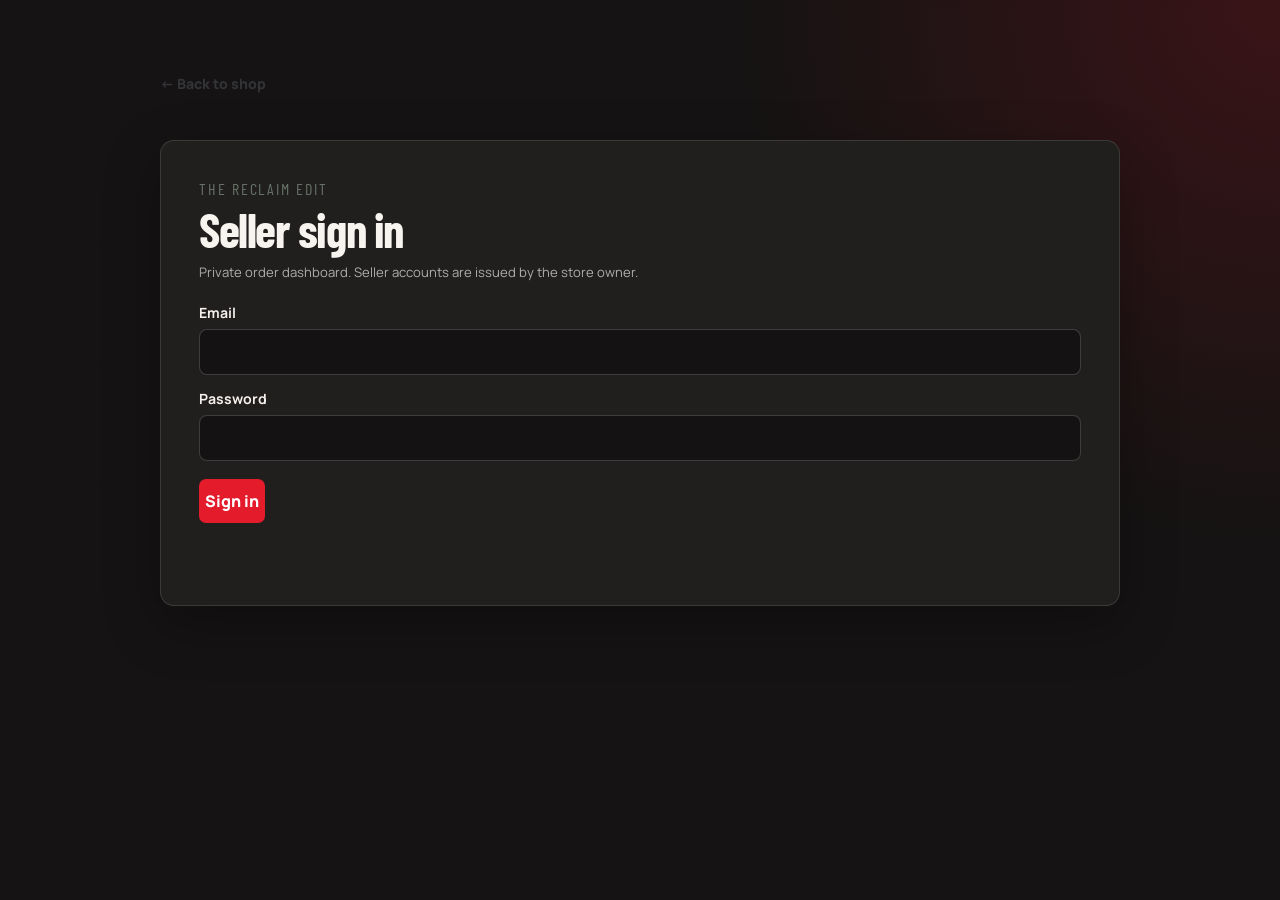
<file: seller.html>
<!DOCTYPE html>
<html lang="en">
<head>
  <meta charset="UTF-8">
  <meta name="viewport" content="width=device-width, initial-scale=1.0">
  <meta name="robots" content="noindex, nofollow">
  <title>Seller sign in | The Reclaim Edit</title>
  <link rel="preconnect" href="https://fonts.googleapis.com">
  <link rel="preconnect" href="https://fonts.gstatic.com" crossorigin>
  <link href="https://fonts.googleapis.com/css2?family=Barlow+Condensed:wght@500;700;800&family=Manrope:wght@400;500;700;800&display=swap" rel="stylesheet">
  <link rel="stylesheet" href="styles.css">
</head>
<body class="seller-page">
  <main class="seller-shell">
    <a class="product-detail-back" href="/store">← Back to shop</a>
    <section class="seller-card" aria-labelledby="seller-title">
      <p class="mini-kicker">THE RECLAIM EDIT</p>
      <h1 id="seller-title">Seller sign in</h1>
      <p class="drawer-help">Private order dashboard. Seller accounts are issued by the store owner.</p>
      <form class="seller-auth-form" id="seller-login-form">
        <label>Email<input name="email" type="email" autocomplete="username" required></label>
        <label>Password<input name="password" type="password" autocomplete="current-password" required></label>
        <button class="profile-save" type="submit">Sign in</button>
      </form>
      <p class="auth-status" id="seller-auth-status" role="status" aria-live="polite"></p>
      <button class="settings-save" id="seller-logout" type="button" hidden>Sign out</button>
    </section>
    <section class="seller-orders" id="seller-orders" hidden>
      <div class="seller-orders-heading"><div><p class="mini-kicker">PRIVATE SELLER AREA</p><h2>Order requests</h2></div><button class="settings-save" id="seller-refresh" type="button">Refresh</button></div>
      <p class="seller-orders-empty" id="seller-orders-empty">No order requests yet.</p>
      <ul class="seller-order-list" id="seller-order-list"></ul>
    </section>
    <section class="seller-orders" id="seller-stock-alerts" hidden>
      <div class="seller-orders-heading"><div><p class="mini-kicker">CUSTOMER REQUESTS</p><h2>Stock alerts</h2></div></div>
      <p class="seller-orders-empty" id="seller-stock-alerts-empty">No stock alert requests yet.</p>
      <ul class="seller-order-list" id="seller-stock-alert-list"></ul>
      <p class="auth-status" id="seller-stock-alert-status" role="status" aria-live="polite"></p>
    </section>
  </main>
  <script src="reviews-config.js"></script>
  <script src="auth-client.js"></script>
  <script src="seller.js"></script>
</body>
</html>
</file>
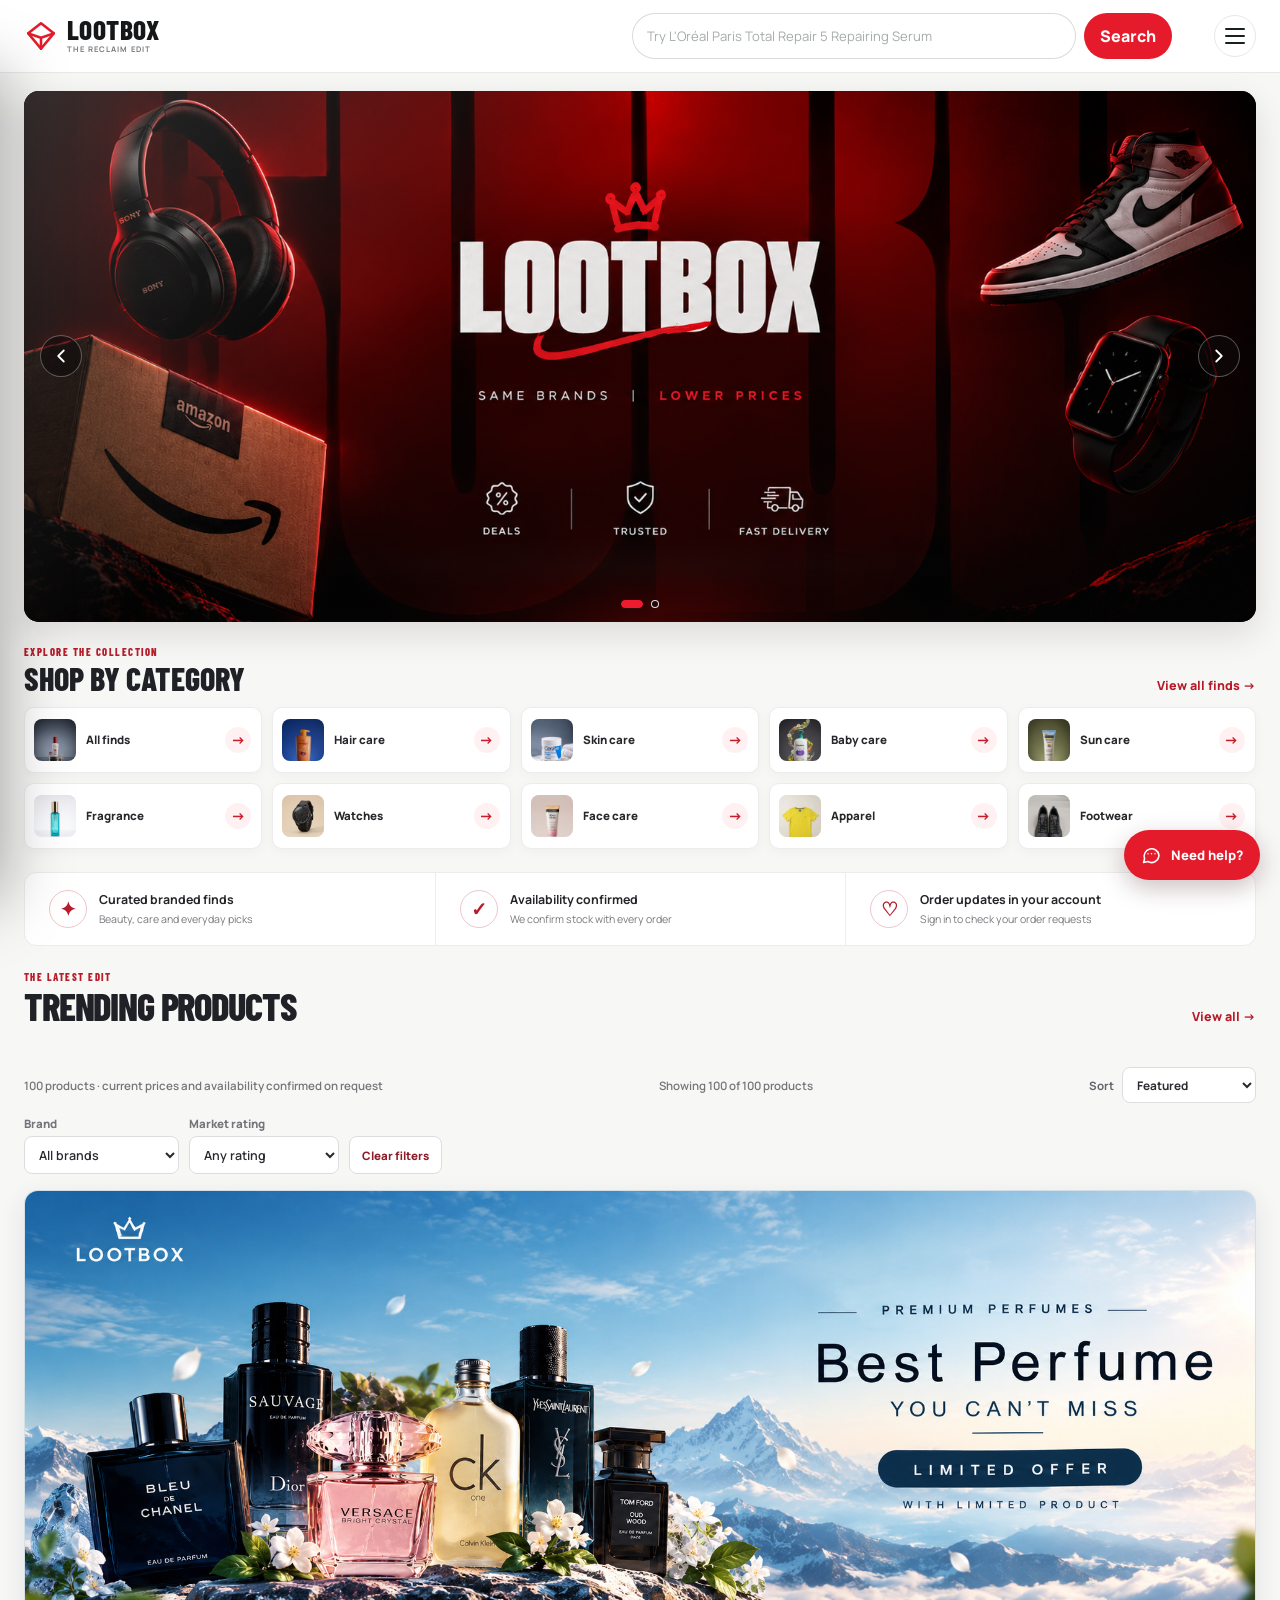
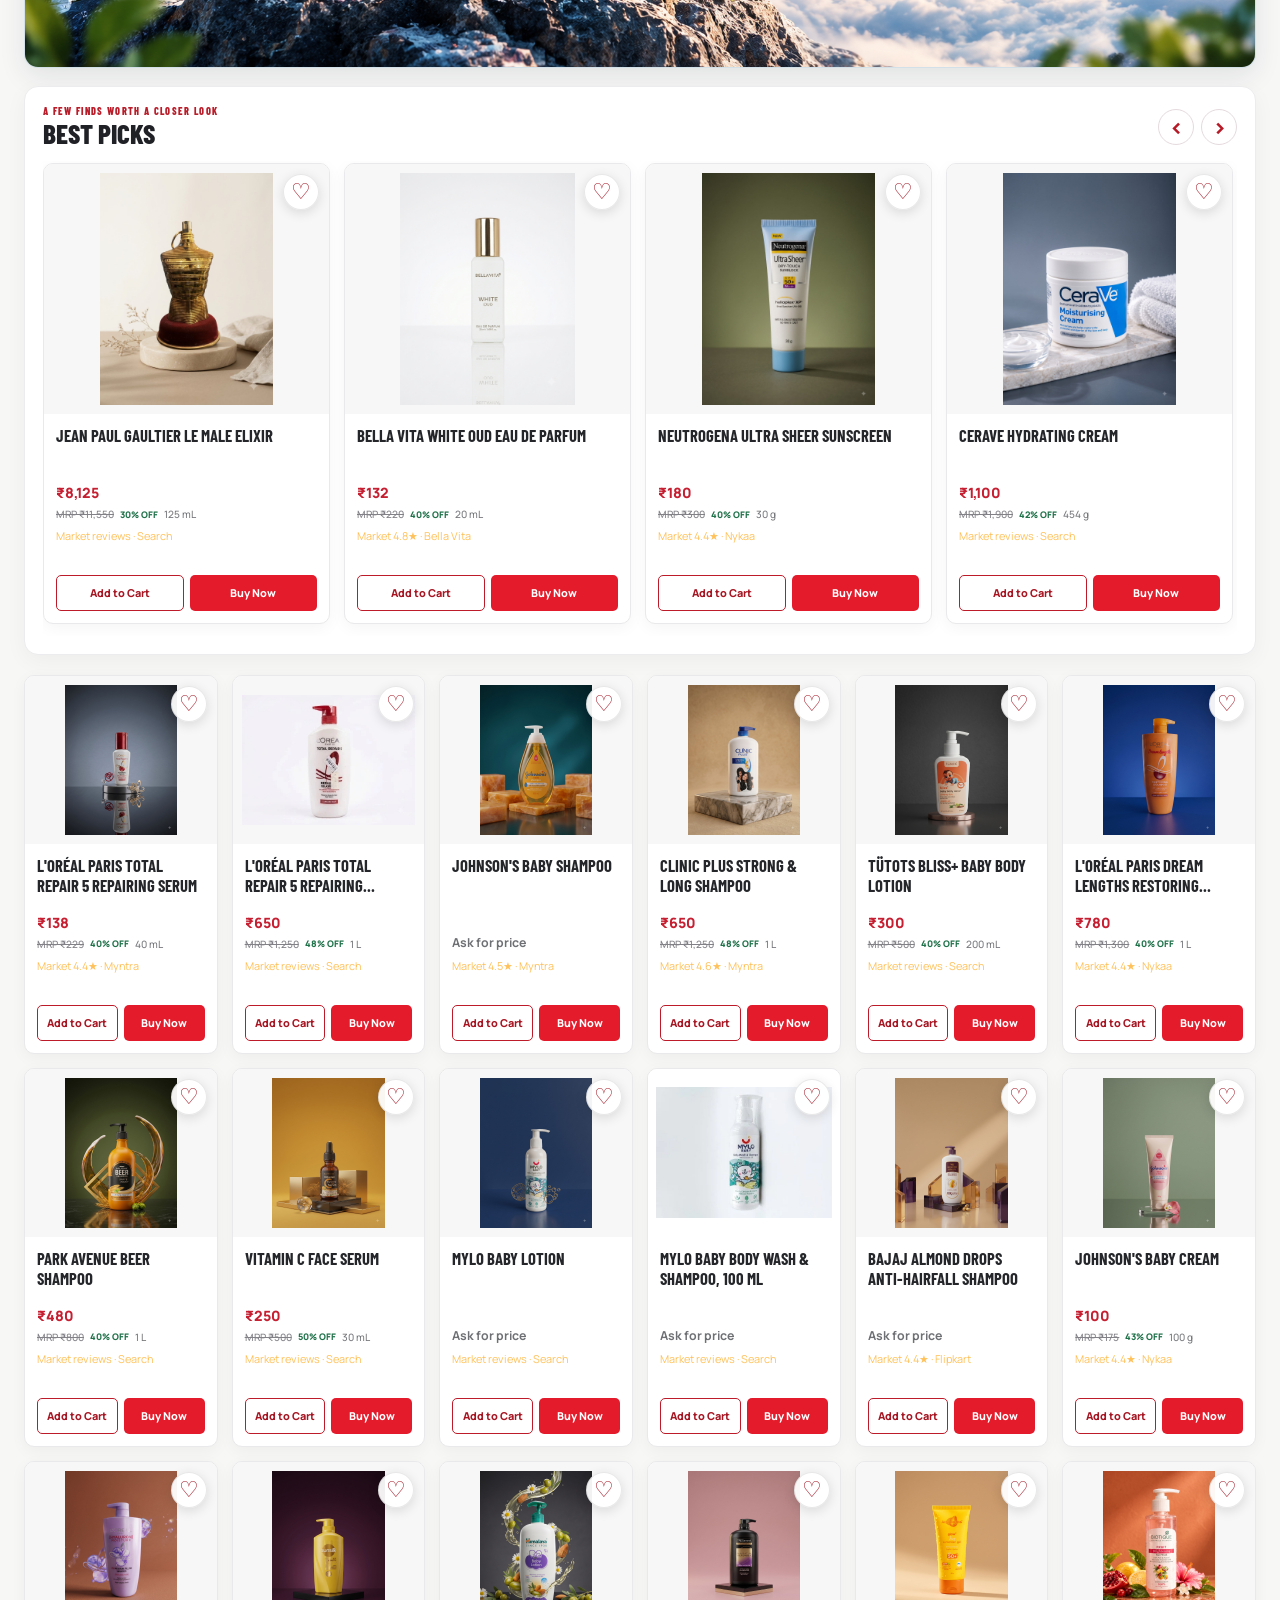
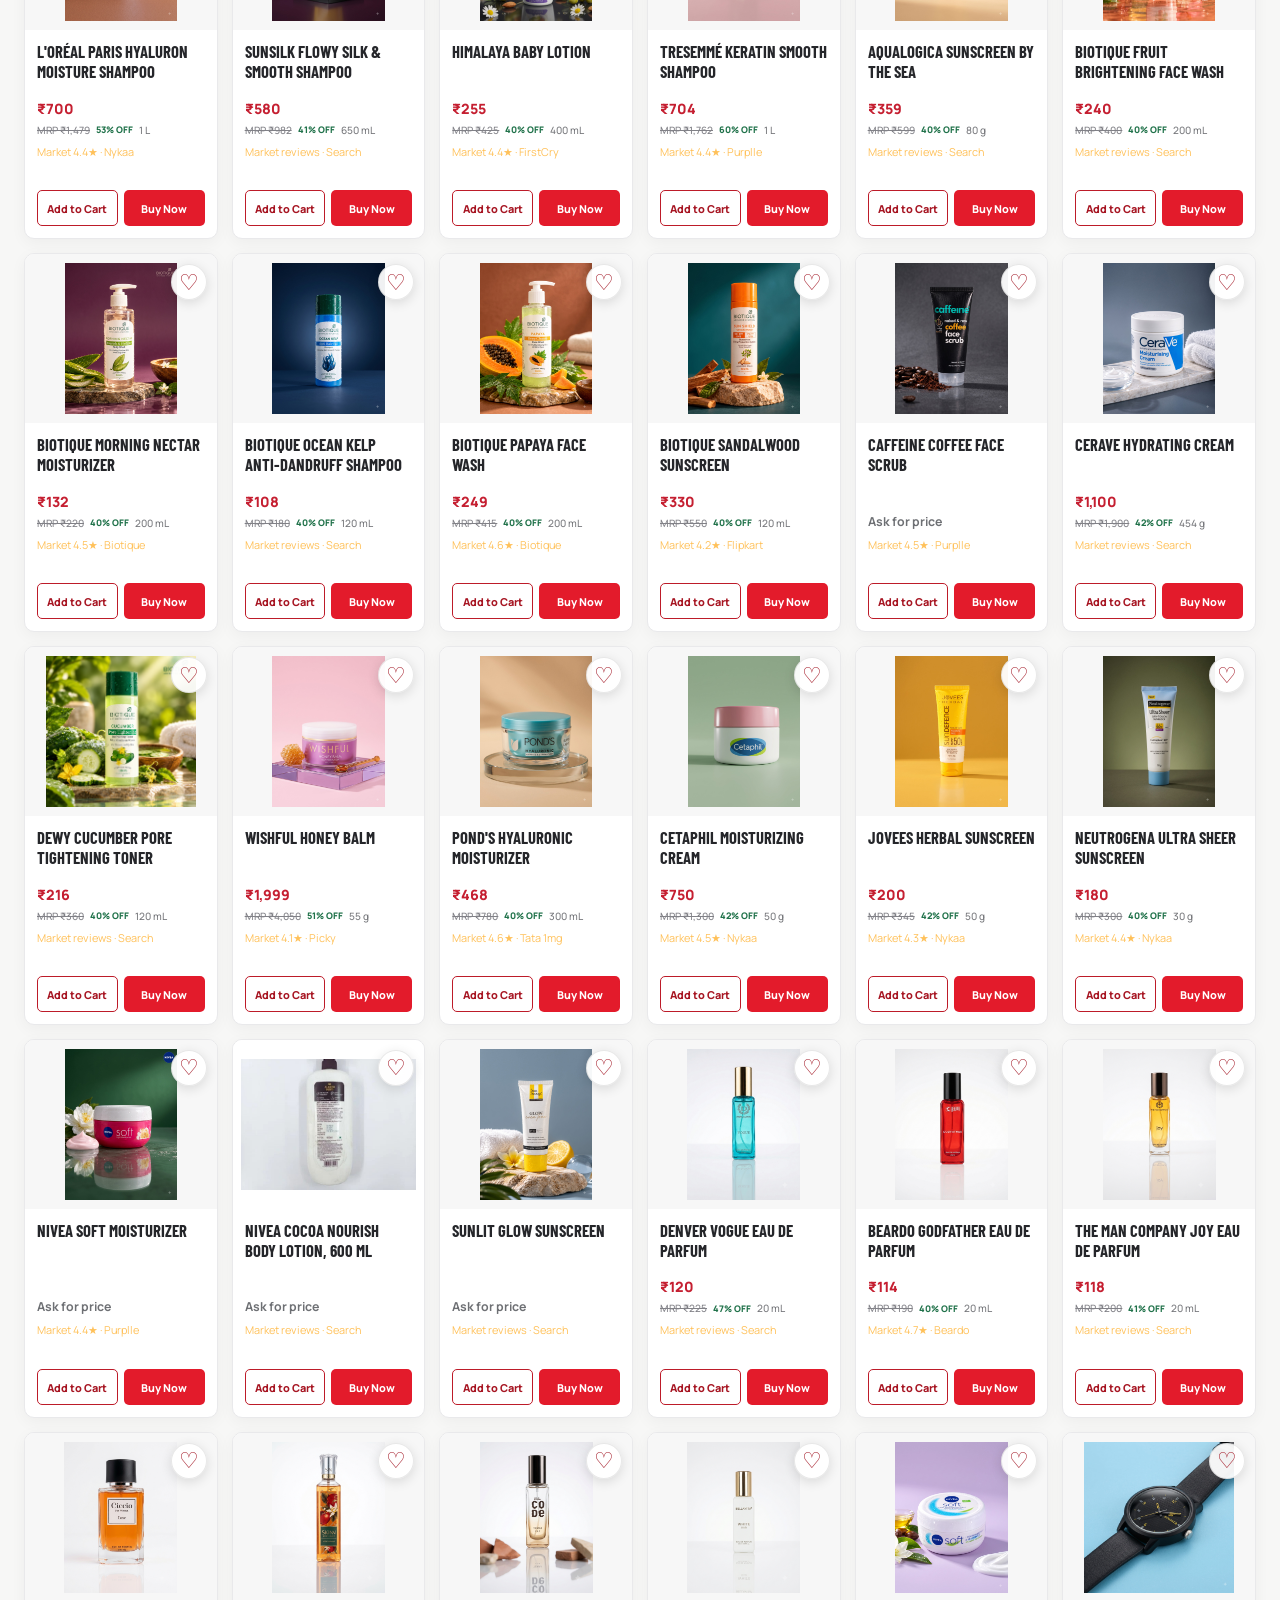
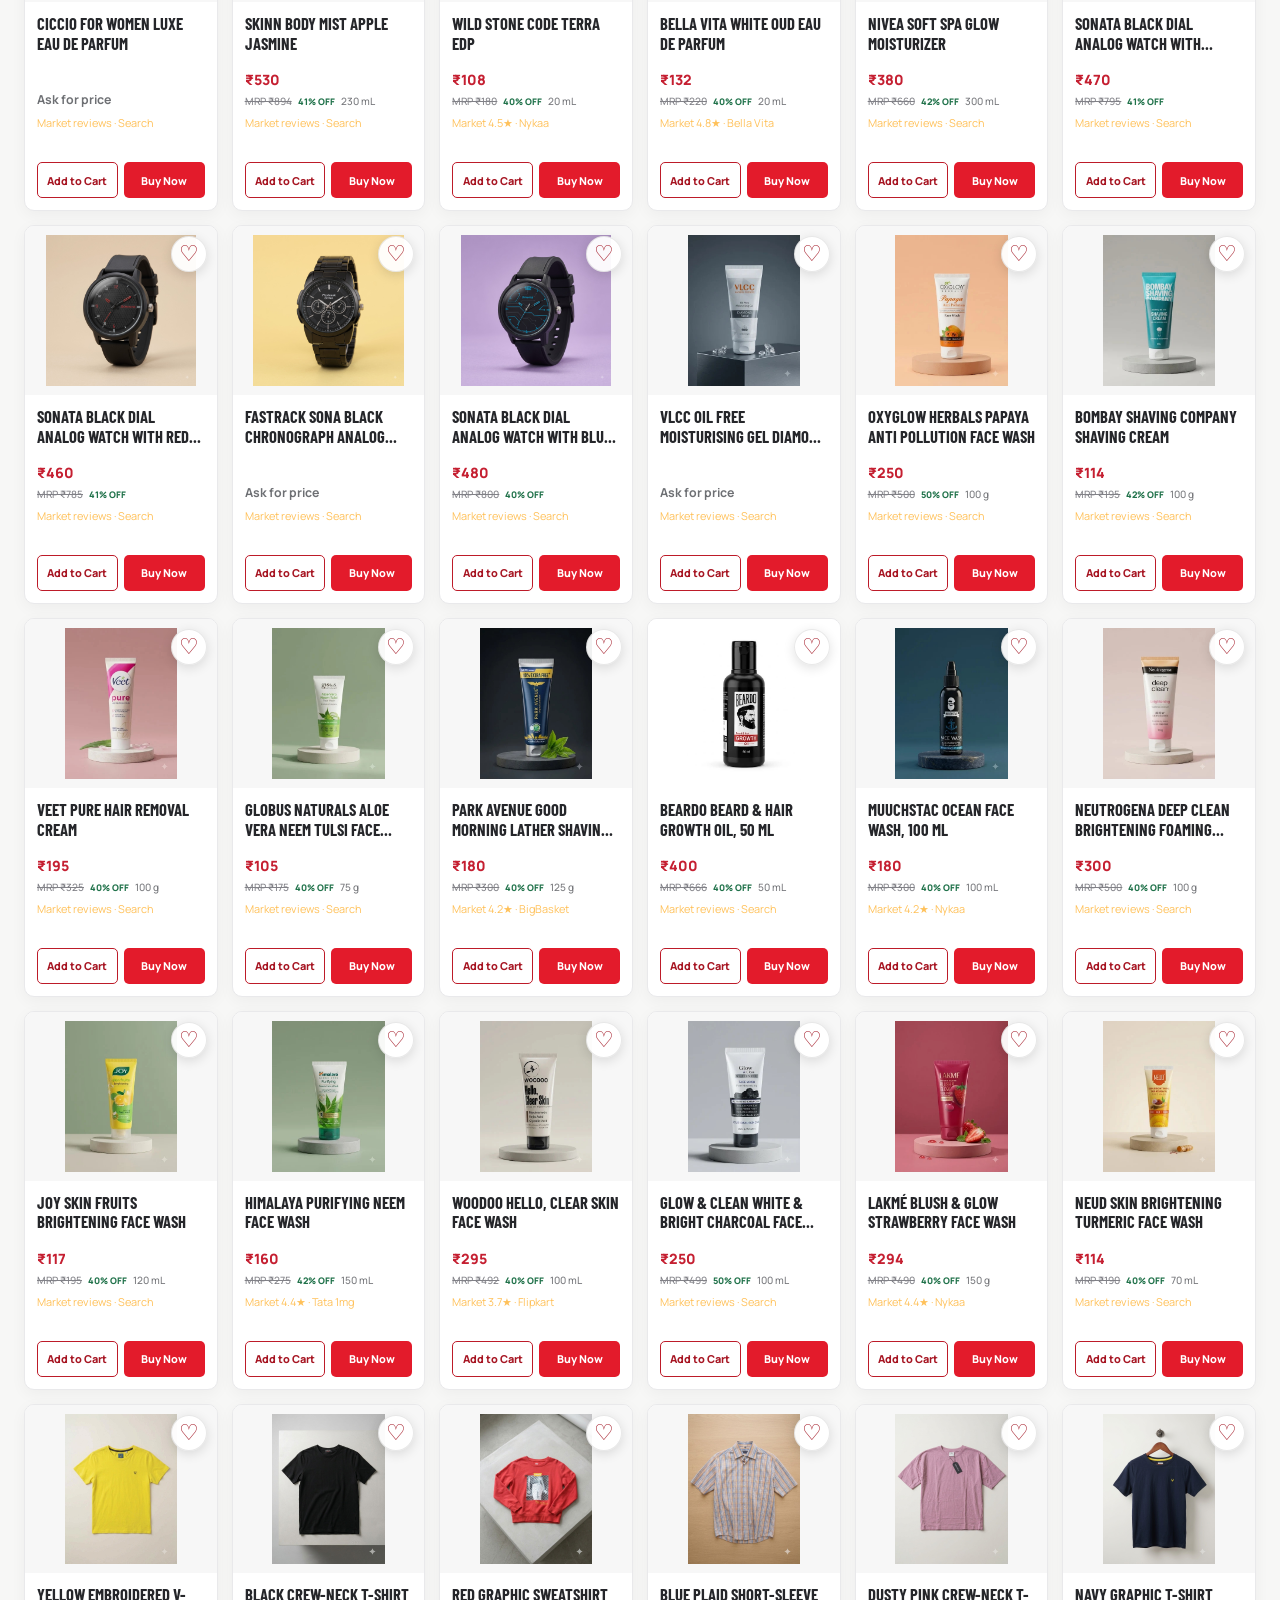
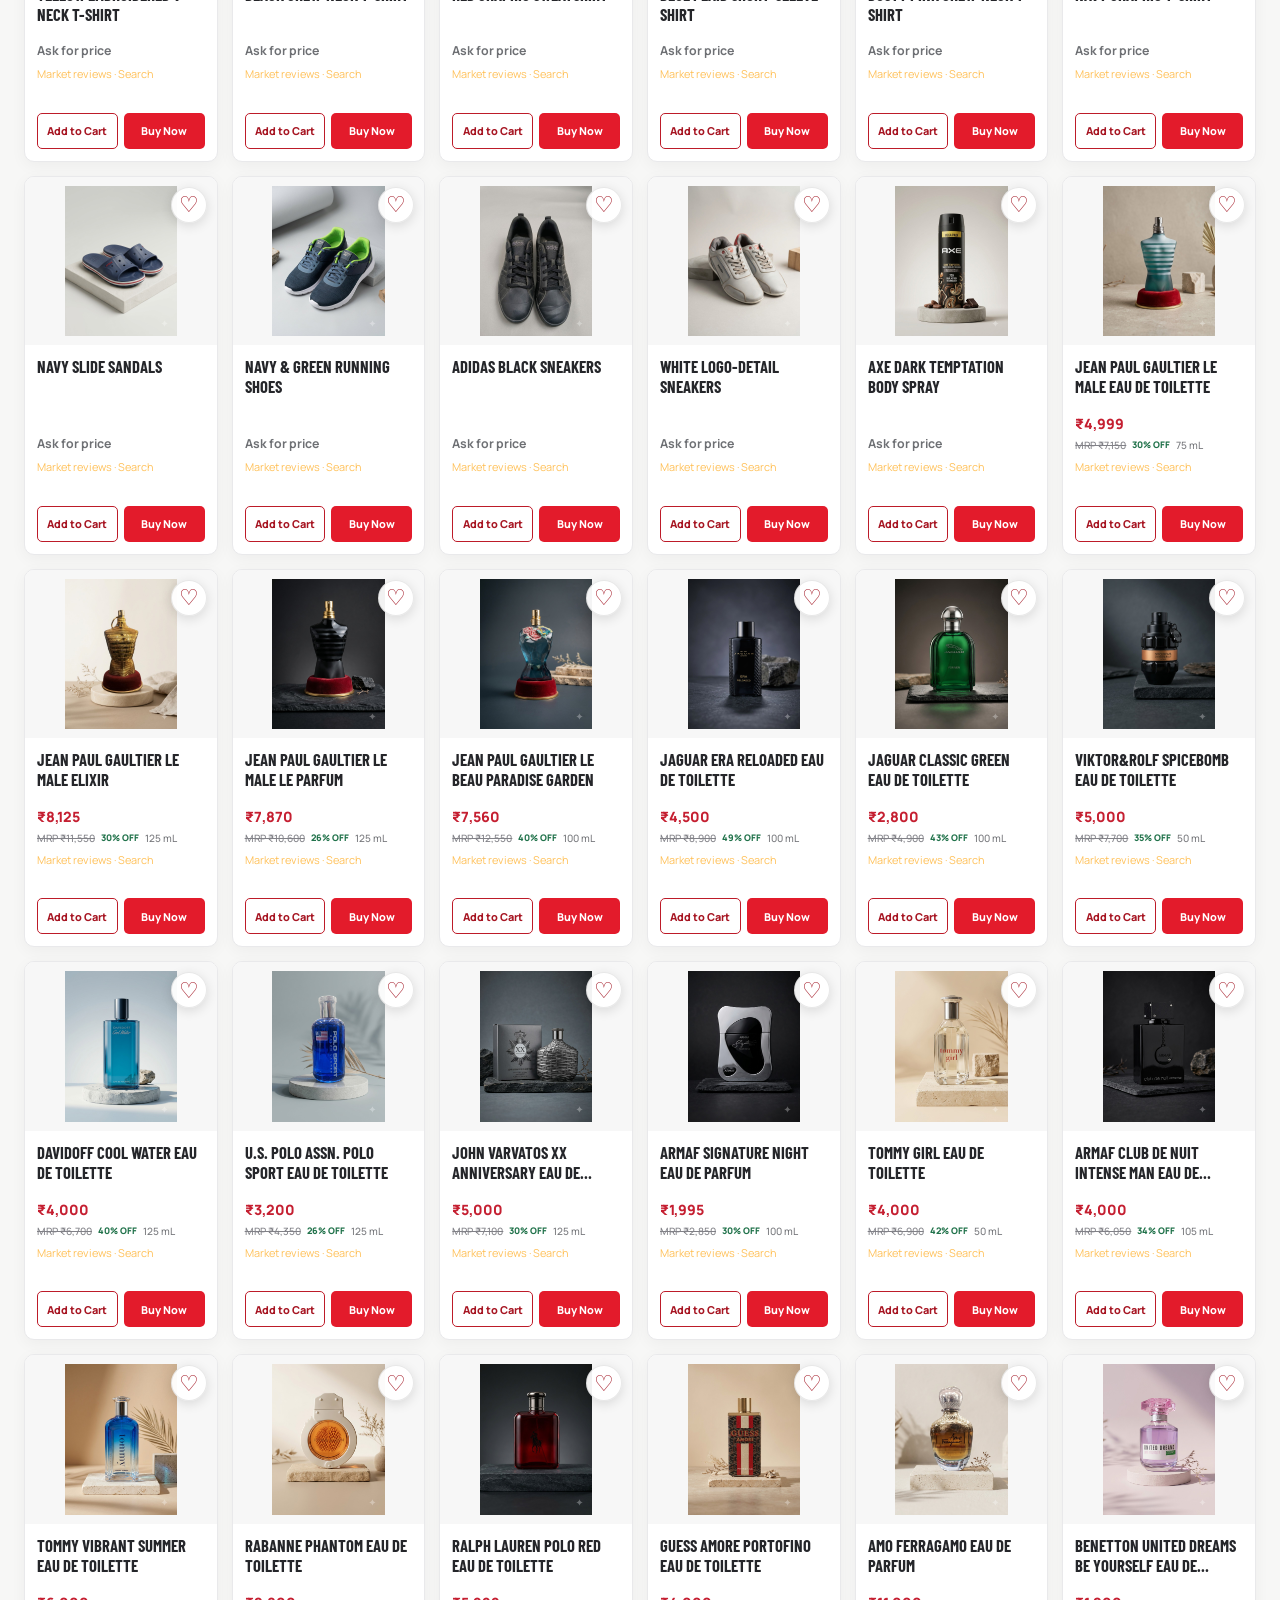
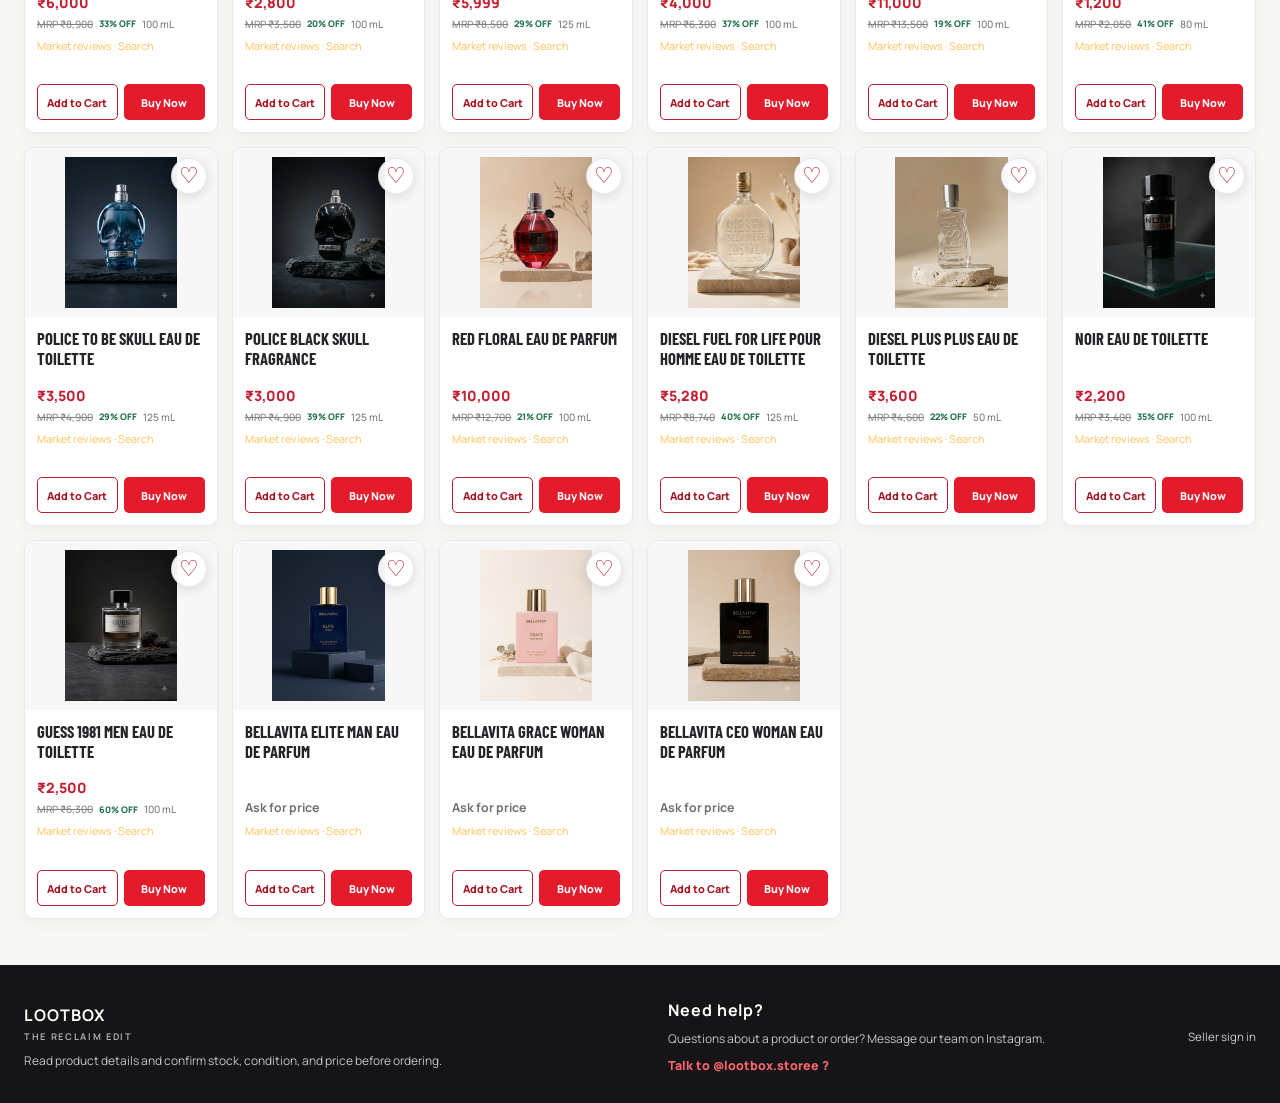
<file: store.html>
﻿<!DOCTYPE html>
<html lang="en">
<head>
  <meta charset="UTF-8">
  <meta name="google-site-verification" content="q6F8RVg_jjGQTeiJNRUkiSBJ4HrS492pqTj_wdtdIYQ">
  <meta name="viewport" content="width=device-width, initial-scale=1.0">
  <meta name="description" content="Shop Lootbox Store for discounted branded hair care, skin care, baby care, fragrances, watches, apparel and footwear. Browse current products and confirm stock, condition and price before ordering.">
  <meta name="keywords" content="Lootbox Store, lootboxstore, liquidation products, unboxed retail items, discounted electronics, tech deals">
  <meta name="robots" content="index, follow">
  <meta name="author" content="Lootbox Store">
  <meta property="og:type" content="website">
  <meta property="og:site_name" content="Lootbox Store">
  <meta property="og:title" content="Lootbox Store | Discounted Beauty, Fragrance &amp; Lifestyle Finds">
  <meta property="og:description" content="Shop discounted branded hair care, skin care, baby care, fragrances, watches, apparel and footwear at Lootbox Store.">
  <meta property="og:url" content="https://lootboxstore-eta.vercel.app/store">
  <meta property="og:image" content="https://lootboxstore-eta.vercel.app/assets/lootbox-marketplace-banner-wide.png">
  <meta name="twitter:card" content="summary_large_image">
  <link rel="canonical" href="https://lootboxstore-eta.vercel.app/store">
  <title>Lootbox Store | Discounted Beauty, Fragrance &amp; Lifestyle Finds</title>
  <link rel="preconnect" href="https://fonts.googleapis.com">
  <link rel="preconnect" href="https://fonts.gstatic.com" crossorigin>
  <script>
    const accountViews = ["menu", "profile", "cart", "orders", "settings", "wishlist", "recent", "alerts"];
    const accountQueryView = new URLSearchParams(location.search).get("account");
    const pendingAccountView = sessionStorage.getItem("lootbox-account-return-view");
    const accountView = accountViews.includes(accountQueryView) ? accountQueryView : pendingAccountView;
    if (accountViews.includes(accountView)) {
      document.documentElement.classList.add("account-page-mode");
      const accountTitles = { menu: "My Account", profile: "Profile & Delivery", cart: "Your Cart", orders: "Your Orders", settings: "Settings", wishlist: "Wishlist", recent: "Recently Viewed", alerts: "Stock Alerts" };
      document.title = `${accountTitles[accountView]} | Lootbox`;
    }
  </script>
  <link href="https://fonts.googleapis.com/css2?family=Barlow+Condensed:wght@500;700;800&family=Manrope:wght@400;500;700;800&display=swap" rel="stylesheet">
  <link rel="stylesheet" href="styles.css">
</head>
<body class="store-page">
  <a class="store-skip-link" href="#collection">Skip to products</a>
  <header class="topbar"><div class="wrap topbar-inner">
    <a class="store-brand" href="/store" aria-label="Lootbox home">
      <svg viewBox="0 0 32 32" aria-hidden="true"><path d="M4 13.5 16 4l12 9.5-12 14.5L4 13.5Z"/><path d="m4 13.5 12 4.2 12-4.2M16 17.7V28"/></svg>
      <span>LOOTBOX<small>THE RECLAIM EDIT</small></span>
    </a>
    <button class="menu-toggle" id="menu-toggle" type="button" aria-label="Open account menu" aria-expanded="false" aria-controls="account-drawer">
      <span></span><span></span><span></span>
    </button>
    <form class="product-search header-search" id="product-search" role="search">
      <label class="visually-hidden" for="product-query">Search products or brands</label>
      <div class="search-field">
        <input id="product-query" type="search" autocomplete="off" aria-label="Search products or brands">
        <span class="search-suggestion" id="search-suggestion" aria-hidden="true">Try shampoo, men's watch, t-shirt...</span>
      </div>
      <button class="search-button" type="submit">Search</button>
    </form>
  </div></header>
  <div class="menu-scrim" id="menu-scrim" hidden></div>
  <aside class="account-drawer" id="account-drawer" aria-label="Account menu" aria-hidden="true" inert>
    <div class="drawer-heading">
      <div><p class="mini-kicker">THE RECLAIM EDIT</p><h2>My account</h2></div>
      <button class="drawer-close" id="drawer-close" type="button" aria-label="Close menu">×</button>
    </div>
    <nav class="drawer-menu" id="drawer-menu" aria-label="Account options">
      <button type="button" data-view="profile"><span class="drawer-icon" aria-hidden="true"><svg viewBox="0 0 24 24"><circle cx="12" cy="8" r="3.25"/><path d="M5.5 19a6.5 6.5 0 0 1 13 0"/></svg></span><span><strong>Profile</strong><small>Your name and delivery details</small></span><span class="drawer-chevron">›</span></button>
      <button type="button" data-view="cart"><span class="drawer-icon" aria-hidden="true"><svg viewBox="0 0 24 24"><path d="M3.5 5h2l2.1 10.1a2 2 0 0 0 2 1.6h7.8a2 2 0 0 0 1.9-1.4L21 9H7"/><circle cx="10" cy="20" r="1"/><circle cx="18" cy="20" r="1"/></svg></span><span><strong>Cart</strong><small>Review products you've added</small></span><span class="drawer-count" id="cart-count">0</span></button>
      <button type="button" data-view="orders"><span class="drawer-icon" aria-hidden="true"><svg viewBox="0 0 24 24"><path d="M6 3.5h9l4 4V20a1 1 0 0 1-1 1H6a1 1 0 0 1-1-1V4.5a1 1 0 0 1 1-1Z"/><path d="M14.5 3.8V8H19M8.5 12h7M8.5 16h7"/></svg></span><span><strong>Orders</strong><small>View your order requests</small></span><span class="drawer-chevron">›</span></button>
      <button type="button" data-view="wishlist"><span class="drawer-icon" aria-hidden="true">♡</span><span><strong>Wishlist</strong><small>Products you saved</small></span><span class="drawer-count" id="wishlist-count">0</span></button>
      <button type="button" data-view="recent"><span class="drawer-icon" aria-hidden="true">◷</span><span><strong>Recently viewed</strong><small>Pick up where you left off</small></span><span class="drawer-chevron">›</span></button>
      <button type="button" data-view="alerts"><span class="drawer-icon" aria-hidden="true">♧</span><span><strong>Stock alerts</strong><small>Availability requests</small></span><span class="drawer-chevron">›</span></button>
      <button type="button" data-view="settings"><span class="drawer-icon" aria-hidden="true"><svg viewBox="0 0 24 24"><circle cx="12" cy="12" r="3"/><path d="m19.3 13.5 1.1.9-1.5 2.6-1.4-.5a7.5 7.5 0 0 1-1.6.9l-.3 1.5h-3l-.3-1.5a7.5 7.5 0 0 1-1.6-.9l-1.4.5-1.5-2.6 1.1-.9a7 7 0 0 1 0-1.8l-1.1-.9 1.5-2.6 1.4.5a7.5 7.5 0 0 1 1.6-.9l.3-1.5h3l.3 1.5a7.5 7.5 0 0 1 1.6.9l1.4-.5 1.5 2.6-1.1.9a7 7 0 0 1 0 1.8Z" transform="translate(-1 -1) scale(1.08)"/></svg></span><span><strong>Settings</strong><small>Manage your preferences</small></span><span class="drawer-chevron">›</span></button>
      <a class="drawer-link" href="seller.html"><span class="drawer-icon" aria-hidden="true"><svg viewBox="0 0 24 24"><path d="M4 10.5 12 4l8 6.5V20H4z"/><path d="M9 20v-6h6v6M8 10h.01M16 10h.01"/></svg></span><span><strong>Seller account</strong><small>Private order dashboard</small></span><span class="drawer-chevron" aria-hidden="true">›</span></a>
      <button class="drawer-login" id="login-button" type="button"><span class="drawer-icon" aria-hidden="true">G</span><span><strong>Log in</strong><small>Continue securely with Google</small></span><span class="drawer-chevron" aria-hidden="true">?</span></button>
      <button class="drawer-logout" id="logout-button" type="button" hidden><span class="drawer-icon" aria-hidden="true"><svg viewBox="0 0 24 24"><path d="M10 5H6a2 2 0 0 0-2 2v10a2 2 0 0 0 2 2h4M14 16l4-4-4-4M18 12H9"/></svg></span><span><strong>Log out</strong><small>Sign out of this device; your account details stay saved</small></span></button>
    </nav>
    <p class="drawer-message" id="drawer-message" role="status" aria-live="polite"></p>
    <section class="drawer-view" id="profile-view" hidden>
      <button class="drawer-back" type="button" data-back-menu>‹ Menu</button>
      <h3>Profile & delivery</h3>
      <p class="drawer-help">Sign in securely with Google, then save your delivery details.</p>
      <form class="seller-auth-form customer-auth-form" id="customer-email-form">
        <button class="google-sign-in" id="google-sign-in" type="button"><span class="google-mark" aria-hidden="true">G</span>Continue with Google</button>
      </form>
      <p class="auth-status" id="customer-auth-status" role="status" aria-live="polite"></p>
      <form class="profile-form" id="profile-form" hidden>
        <label>Full name<input name="name" autocomplete="name" required></label>
        <label>Mobile number<input name="phone" type="tel" autocomplete="tel" required></label>
        <label>Delivery address<textarea name="address" autocomplete="street-address" rows="3" required></textarea></label>
        <div class="profile-form-row">
          <label>City<input name="city" autocomplete="address-level2" required></label>
          <label>PIN code<input name="postal" inputmode="numeric" autocomplete="postal-code" required></label>
        </div>
        <button class="profile-save" type="submit">Save profile</button>
      </form>
    </section>
    <section class="drawer-view cart-panel" id="cart-panel" aria-labelledby="cart-heading" hidden>
      <button class="drawer-back" type="button" data-back-menu>‹ Menu</button>
      <div class="cart-panel-heading"><h3 id="cart-heading">Your cart <span id="cart-total">(0)</span></h3><button class="cart-clear" id="cart-clear" type="button">Clear cart</button></div>
      <ul class="cart-items" id="cart-items"></ul>
      <p class="cart-note">Check availability and price with us before your order is confirmed.</p>
      <a class="cart-checkout" id="cart-checkout" href="#">Place order request</a>
    </section>
    <section class="drawer-view" id="orders-view" hidden>
      <button class="drawer-back" type="button" data-back-menu>‹ Menu</button>
      <h3>Your orders</h3>
      <p class="drawer-help">Your order requests are saved to your account. The store will contact you to confirm availability and price.</p>
      <div class="order-filters"><label>Search orders<input id="order-search" type="search" placeholder="Product or order ID"></label><label>Show<select id="order-status-filter"><option value="all">All statuses</option><option value="pending">Pending</option><option value="contacted">Contacted</option><option value="confirmed">Confirmed</option><option value="fulfilled">Fulfilled</option><option value="cancelled">Cancelled</option></select></label></div>
      <ul class="order-list" id="order-list"></ul>
      <p class="orders-empty" id="orders-empty">You haven't started an order yet.</p>
    </section>
    <section class="drawer-view" id="wishlist-view" hidden><button class="drawer-back" type="button" data-back-menu>‹ Menu</button><h3>Your wishlist</h3><p class="drawer-help">Saved products stay on this browser so you can come back to them.</p><ul class="saved-product-list" id="wishlist-list"></ul><p class="orders-empty" id="wishlist-empty">You haven't saved any products yet.</p></section>
    <section class="drawer-view" id="recent-view" hidden><button class="drawer-back" type="button" data-back-menu>‹ Menu</button><h3>Recently viewed</h3><ul class="saved-product-list" id="recent-list"></ul><p class="orders-empty" id="recent-empty">Products you open will show up here.</p></section>
    <section class="drawer-view" id="alerts-view" hidden><button class="drawer-back" type="button" data-back-menu>‹ Menu</button><h3>Stock alerts</h3><p class="drawer-help">We'll keep your availability requests here. The seller will contact you when they can confirm stock.</p><ul class="saved-product-list" id="stock-alert-list"></ul><p class="orders-empty" id="stock-alert-empty">No stock alerts yet.</p><p class="settings-status" id="stock-alert-status" role="status" aria-live="polite"></p></section>
    <section class="drawer-view" id="settings-view" hidden>
      <button class="drawer-back" type="button" data-back-menu>‹ Menu</button>
      <h3>Settings</h3>
      <label class="setting-option"><span><strong>Animated search suggestions</strong><small>Cycle through product names in the search bar.</small></span><input id="setting-suggestions" type="checkbox" checked></label>
      <button class="settings-save" id="settings-save" type="button">Save settings</button>
      <p class="settings-status" id="settings-status" role="status" aria-live="polite"></p>
    </section>
  </aside>
  <dialog class="order-cancel-dialog" id="order-cancel-dialog" aria-labelledby="cancel-dialog-title">
    <form id="order-cancel-form">
      <p class="mini-kicker">ORDER CANCELLATION</p>
      <h2 id="cancel-dialog-title">Do you really want to cancel this order?</h2>
      <p class="cancel-dialog-product" id="cancel-dialog-product"></p>
      <label for="cancel-reason">Why are you cancelling?</label>
      <select id="cancel-reason" name="reason" required>
        <option value="" disabled selected>Select a reason</option>
        <option value="ordered_by_mistake">I ordered by mistake</option>
        <option value="wrong_product">I chose the wrong product</option>
        <option value="delivery_address_incorrect">My delivery address is incorrect</option>
        <option value="no_longer_needed">I no longer need this product</option>
        <option value="other">Other reason</option>
      </select>
      <p class="cancel-dialog-status" id="cancel-dialog-status" role="status" aria-live="polite"></p>
      <div class="cancel-dialog-actions">
        <button class="cancel-keep-button" id="keep-order-button" type="button">Keep order</button>
        <button class="cancel-confirm-button" id="confirm-cancel-button" type="submit">Confirm cancellation</button>
      </div>
    </form>
  </dialog>
  <div class="order-toast" id="order-toast" role="status" aria-live="polite" hidden>
    <span id="order-toast-message"></span>
    <button id="order-toast-close" type="button" aria-label="Dismiss notification">×</button>
  </div>
  <main class="store-page-main">
    <section class="store-page-hero"><div class="wrap"><div class="image-stage store-page-banner" id="store-banner-carousel" role="region" aria-label="Featured product banners" aria-roledescription="carousel">
      <div class="banner-track">
      <div class="banner-slide is-active" role="group" aria-roledescription="slide" aria-label="1 of 2" aria-hidden="false"><img src="assets/lootbox-marketplace-banner-wide.png" alt="Lootbox marketplace: same brands, lower prices"></div>
      <div class="banner-slide" role="group" aria-roledescription="slide" aria-label="2 of 2" aria-hidden="true"><img src="assets/lootbox-new-products-banner.png" alt="Lootbox new products coming soon on best deals"></div>
      </div>
      <button class="banner-arrow banner-arrow-prev" type="button" aria-label="Previous banner"><svg viewBox="0 0 24 24" aria-hidden="true"><path d="m15 18-6-6 6-6"/></svg></button>
      <button class="banner-arrow banner-arrow-next" type="button" aria-label="Next banner"><svg viewBox="0 0 24 24" aria-hidden="true"><path d="m9 18 6-6-6-6"/></svg></button>
      <div class="banner-dots" role="group" aria-label="Choose a banner"></div>
    </div></div></section>
    <section class="quick-category-section" aria-labelledby="quick-category-heading"><div class="wrap">
      <div class="store-subheading"><div><p class="mini-kicker">Explore the collection</p><h2 id="quick-category-heading">Shop by category</h2></div><a href="#collection">View all finds <span aria-hidden="true">→</span></a></div>
      <div class="category-filters quick-category-filters" role="group" aria-label="Filter products by category">
        <button class="category-button quick-category-button" type="button" data-filter="all" aria-pressed="true"><span class="category-image"><img src="assets/store/products/loreal-total-repair-5-serum-2k.jpg" alt="" aria-hidden="true"></span><span>All finds</span><span class="quick-category-arrow" aria-hidden="true">→</span></button>
        <button class="category-button quick-category-button" type="button" data-filter="hair-care" aria-pressed="false"><span class="category-image"><img src="assets/store/products/loreal-dream-lengths-restoring-shampoo-2k.jpg" alt="" aria-hidden="true"></span><span>Hair care</span><span class="quick-category-arrow" aria-hidden="true">→</span></button>
        <button class="category-button quick-category-button" type="button" data-filter="skin-care" aria-pressed="false"><span class="category-image"><img src="assets/store/cosmetics/cerave-hydrating-cream.jpg" alt="" aria-hidden="true"></span><span>Skin care</span><span class="quick-category-arrow" aria-hidden="true">→</span></button>
        <button class="category-button quick-category-button" type="button" data-filter="baby-care" aria-pressed="false"><span class="category-image"><img src="assets/store/products/himalaya-baby-lotion-2k.jpg" alt="" aria-hidden="true"></span><span>Baby care</span><span class="quick-category-arrow" aria-hidden="true">→</span></button>
        <button class="category-button quick-category-button" type="button" data-filter="sun-care" aria-pressed="false"><span class="category-image"><img src="assets/store/cosmetics/neutrogena-ultra-sheer-sunscreen.jpg" alt="" aria-hidden="true"></span><span>Sun care</span><span class="quick-category-arrow" aria-hidden="true">→</span></button>
        <button class="category-button quick-category-button" type="button" data-filter="perfume" aria-pressed="false"><span class="category-image"><img src="assets/store/perfumes/gemini-generated-image-26tdgj26tdgj26td.png" alt="" aria-hidden="true"></span><span>Fragrance</span><span class="quick-category-arrow" aria-hidden="true">→</span></button>
        <button class="category-button quick-category-button" type="button" data-filter="watches" aria-pressed="false"><span class="category-image"><img src="assets/store/watches/sonata-black-dial-red-accents.jpg" alt="" aria-hidden="true"></span><span>Watches</span><span class="quick-category-arrow" aria-hidden="true">→</span></button>
        <button class="category-button quick-category-button" type="button" data-filter="face-care" aria-pressed="false"><span class="category-image"><img src="assets/store/face-care/neutrogena-deep-clean-brightening-face-wash.jpg" alt="" aria-hidden="true"></span><span>Face care</span><span class="quick-category-arrow" aria-hidden="true">→</span></button>
        <button class="category-button quick-category-button" type="button" data-filter="apparel" aria-pressed="false"><span class="category-image"><img src="assets/store/apparel/yellow-embroidered-v-neck-tee.jpg" alt="" aria-hidden="true"></span><span>Apparel</span><span class="quick-category-arrow" aria-hidden="true">→</span></button>
        <button class="category-button quick-category-button" type="button" data-filter="footwear" aria-pressed="false"><span class="category-image"><img src="assets/store/footwear/adidas-black-sneakers.jpg" alt="" aria-hidden="true"></span><span>Footwear</span><span class="quick-category-arrow" aria-hidden="true">→</span></button>
      </div>
    </div></section>
    <section class="store-assurance" aria-label="Shopping information"><div class="wrap assurance-grid">
      <div class="assurance-item"><span class="assurance-icon" aria-hidden="true">✦</span><span><strong>Curated branded finds</strong><small>Beauty, care and everyday picks</small></span></div>
      <div class="assurance-item"><span class="assurance-icon" aria-hidden="true">✓</span><span><strong>Availability confirmed</strong><small>We confirm stock with every order</small></span></div>
      <div class="assurance-item"><span class="assurance-icon" aria-hidden="true">♡</span><span><strong>Order updates in your account</strong><small>Sign in to check your order requests</small></span></div>
    </div></section>
    <section class="store-section" id="collection"><div class="wrap store-shell">
      <div class="store-header"><div><p class="mini-kicker">The latest edit</p><h1 class="catalog-title">Trending products</h1></div><a class="store-view-all" href="#collection">View all <span aria-hidden="true">→</span></a></div>
      <p class="cart-status" id="cart-status" role="status" aria-live="polite"></p>
      <div class="store-results-bar"><p class="store-counter">100 products · current prices and availability confirmed on request</p><p class="results-count" id="results-count" aria-live="polite">Showing all products</p><label class="sort-control" for="sort-products"><span>Sort</span><select id="sort-products"><option value="featured">Featured</option><option value="name-asc">Name: A to Z</option><option value="name-desc">Name: Z to A</option><option value="rating-desc">Top rated</option></select></label></div>
      <div class="catalog-filters" aria-label="More product filters"><label>Brand<select id="brand-filter"><option value="all">All brands</option></select></label><label>Market rating<select id="rating-filter"><option value="0">Any rating</option><option value="3">3★ and up</option><option value="4">4★ and up</option><option value="4.5">4.5★ and up</option></select></label><button id="clear-filters" type="button">Clear filters</button></div>
      <a class="store-inline-promo" href="#collection" aria-label="Browse the fragrance collection"><img src="assets/store/banners/premium-perfumes-mountains.png" alt="Premium perfumes — tap to browse the fragrance collection" loading="lazy"></a>
      <section class="featured-shelf" aria-labelledby="featured-shelf-title">
        <div class="featured-shelf-heading"><div><p class="mini-kicker">A few finds worth a closer look</p><h2 id="featured-shelf-title">Best picks</h2></div><div class="featured-shelf-controls"><button type="button" class="shelf-scroll-button" data-scroll="-1" aria-label="Show previous picks">‹</button><button type="button" class="shelf-scroll-button" data-scroll="1" aria-label="Show more picks">›</button></div></div>
        <div class="featured-shelf-track" id="featured-shelf-track" aria-label="Best picks from the collection"></div>
      </section>
      <div class="store-grid">
        <article class="store-card" data-category="hair-care"><div class="store-image-wrap"><img src="assets/store/products/loreal-total-repair-5-serum-2k.jpg" alt="L&#39;Or&eacute;al Paris Total Repair 5 Repairing Serum" loading="lazy"></div><div class="store-card-body"><h3>L&#39;Or&eacute;al Paris Total Repair 5 Repairing Serum</h3><strong class="store-price">Ask for price</strong><div class="store-card-actions"><button class="add-to-cart" type="button">Add to Cart</button><a class="buy-now" href="https://wa.me/" target="_blank" rel="noreferrer">Buy Now</a></div></div></article>
        <article class="store-card" data-category="hair-care"><div class="store-image-wrap"><img src="assets/store/products/loreal-total-repair-5-shampoo.jpg" alt="L&#39;Or&eacute;al Paris Total Repair 5 Repairing Shampoo" loading="lazy"></div><div class="store-card-body"><h3>L&#39;Or&eacute;al Paris Total Repair 5 Repairing Shampoo</h3><strong class="store-price">Ask for price</strong><div class="store-card-actions"><button class="add-to-cart" type="button">Add to Cart</button><a class="buy-now" href="https://wa.me/" target="_blank" rel="noreferrer">Buy Now</a></div></div></article>
        <article class="store-card" data-category="baby-care"><div class="store-image-wrap"><img src="assets/store/products/johnsons-baby-shampoo-500ml-2k.jpg" alt="Johnson&#39;s Baby Shampoo, 500 mL" loading="lazy"></div><div class="store-card-body"><h3>Johnson&#39;s Baby Shampoo</h3><strong class="store-price">Ask for price</strong><div class="store-card-actions"><button class="add-to-cart" type="button">Add to Cart</button><a class="buy-now" href="https://wa.me/" target="_blank" rel="noreferrer">Buy Now</a></div></div></article>
        <article class="store-card" data-category="hair-care"><div class="store-image-wrap"><img src="assets/store/products/clinic-plus-strong-long-shampoo-2k.jpg" alt="Clinic Plus Strong and Long Shampoo" loading="lazy"></div><div class="store-card-body"><h3>Clinic Plus Strong &amp; Long Shampoo</h3><strong class="store-price">Ask for price</strong><div class="store-card-actions"><button class="add-to-cart" type="button">Add to Cart</button><a class="buy-now" href="https://wa.me/" target="_blank" rel="noreferrer">Buy Now</a></div></div></article>
        <article class="store-card" data-category="baby-care"><div class="store-image-wrap"><img src="assets/store/products/tutots-bliss-plus-baby-body-lotion-2k.jpg" alt="T&uuml;tots Bliss Plus Baby Body Lotion" loading="lazy"></div><div class="store-card-body"><h3>T&uuml;tots Bliss+ Baby Body Lotion</h3><strong class="store-price">Ask for price</strong><div class="store-card-actions"><button class="add-to-cart" type="button">Add to Cart</button><a class="buy-now" href="https://wa.me/" target="_blank" rel="noreferrer">Buy Now</a></div></div></article>
        <article class="store-card" data-category="hair-care"><div class="store-image-wrap"><img src="assets/store/products/loreal-dream-lengths-restoring-shampoo-2k.jpg" alt="L&#39;Or&eacute;al Paris Dream Lengths Restoring Shampoo" loading="lazy"></div><div class="store-card-body"><h3>L&#39;Or&eacute;al Paris Dream Lengths Restoring Shampoo</h3><strong class="store-price">Ask for price</strong><div class="store-card-actions"><button class="add-to-cart" type="button">Add to Cart</button><a class="buy-now" href="https://wa.me/" target="_blank" rel="noreferrer">Buy Now</a></div></div></article>
        <article class="store-card" data-category="hair-care"><div class="store-image-wrap"><img src="assets/store/products/park-avenue-beer-shampoo-2k.jpg" alt="Park Avenue Beer Shampoo, Shiny and Bouncy" loading="lazy"></div><div class="store-card-body"><h3>Park Avenue Beer Shampoo</h3><strong class="store-price">Ask for price</strong><div class="store-card-actions"><button class="add-to-cart" type="button">Add to Cart</button><a class="buy-now" href="https://wa.me/" target="_blank" rel="noreferrer">Buy Now</a></div></div></article>
        <article class="store-card" data-category="skin-care"><div class="store-image-wrap"><img src="assets/store/products/vitamin-c-face-serum-2k.jpg" alt="Vitamin C Face Serum" loading="lazy"></div><div class="store-card-body"><h3>Vitamin C Face Serum</h3><strong class="store-price">Ask for price</strong><div class="store-card-actions"><button class="add-to-cart" type="button">Add to Cart</button><a class="buy-now" href="https://wa.me/" target="_blank" rel="noreferrer">Buy Now</a></div></div></article>
        <article class="store-card" data-category="baby-care"><div class="store-image-wrap"><img src="assets/store/products/mylo-baby-lotion-2k.jpg" alt="Mylo Baby Lotion" loading="lazy"></div><div class="store-card-body"><h3>Mylo Baby Lotion</h3><strong class="store-price">Ask for price</strong><div class="store-card-actions"><button class="add-to-cart" type="button">Add to Cart</button><a class="buy-now" href="https://wa.me/" target="_blank" rel="noreferrer">Buy Now</a></div></div></article>
        <article class="store-card" data-category="baby-care"><div class="store-image-wrap"><img class="uploaded-product-photo" src="assets/store/gallery/mylo-baby-body-wash-front.jpg" alt="Mylo Baby Body Wash and Shampoo, 100 mL" loading="lazy"></div><div class="store-card-body"><h3>Mylo Baby Body Wash &amp; Shampoo, 100 mL</h3><strong class="store-price">Ask for price</strong><div class="store-card-actions"><button class="add-to-cart" type="button">Add to Cart</button><a class="buy-now" href="https://wa.me/" target="_blank" rel="noreferrer">Buy Now</a></div></div></article>
        <article class="store-card" data-category="hair-care"><div class="store-image-wrap"><img src="assets/store/products/bajaj-almond-drops-shampoo-2k.jpg" alt="Bajaj Almond Drops Anti-Hairfall Shampoo" loading="lazy"></div><div class="store-card-body"><h3>Bajaj Almond Drops Anti-Hairfall Shampoo</h3><strong class="store-price">Ask for price</strong><div class="store-card-actions"><button class="add-to-cart" type="button">Add to Cart</button><a class="buy-now" href="https://wa.me/" target="_blank" rel="noreferrer">Buy Now</a></div></div></article>
        <article class="store-card" data-category="baby-care"><div class="store-image-wrap"><img src="assets/store/products/johnsons-baby-cream-2k.jpg" alt="Johnson&#39;s Baby Cream" loading="lazy"></div><div class="store-card-body"><h3>Johnson&#39;s Baby Cream</h3><strong class="store-price">Ask for price</strong><div class="store-card-actions"><button class="add-to-cart" type="button">Add to Cart</button><a class="buy-now" href="https://wa.me/" target="_blank" rel="noreferrer">Buy Now</a></div></div></article>
        <article class="store-card" data-category="hair-care"><div class="store-image-wrap"><img src="assets/store/products/loreal-hyaluron-moisture-shampoo-2k.jpg" alt="L&#39;Or&eacute;al Paris Hyaluron Moisture Shampoo" loading="lazy"></div><div class="store-card-body"><h3>L&#39;Or&eacute;al Paris Hyaluron Moisture Shampoo</h3><strong class="store-price">Ask for price</strong><div class="store-card-actions"><button class="add-to-cart" type="button">Add to Cart</button><a class="buy-now" href="https://wa.me/" target="_blank" rel="noreferrer">Buy Now</a></div></div></article>
        <article class="store-card" data-category="hair-care"><div class="store-image-wrap"><img src="assets/store/products/sunsilk-flowy-silk-smooth-shampoo-2k.jpg" alt="Sunsilk Flowy Silk and Smooth Shampoo" loading="lazy"></div><div class="store-card-body"><h3>Sunsilk Flowy Silk &amp; Smooth Shampoo</h3><strong class="store-price">Ask for price</strong><div class="store-card-actions"><button class="add-to-cart" type="button">Add to Cart</button><a class="buy-now" href="https://wa.me/" target="_blank" rel="noreferrer">Buy Now</a></div></div></article>
        <article class="store-card" data-category="baby-care"><div class="store-image-wrap"><img src="assets/store/products/himalaya-baby-lotion-2k.jpg" alt="Himalaya Baby Lotion" loading="lazy"></div><div class="store-card-body"><h3>Himalaya Baby Lotion</h3><strong class="store-price">Ask for price</strong><div class="store-card-actions"><button class="add-to-cart" type="button">Add to Cart</button><a class="buy-now" href="https://wa.me/" target="_blank" rel="noreferrer">Buy Now</a></div></div></article>
        <article class="store-card" data-category="hair-care"><div class="store-image-wrap"><img src="assets/store/products/tresemme-keratin-smooth-shampoo-2k.jpg" alt="TRESemm&eacute; Keratin Smooth Shampoo" loading="lazy"></div><div class="store-card-body"><h3>TRESemm&eacute; Keratin Smooth Shampoo</h3><strong class="store-price">Ask for price</strong><div class="store-card-actions"><button class="add-to-cart" type="button">Add to Cart</button><a class="buy-now" href="https://wa.me/" target="_blank" rel="noreferrer">Buy Now</a></div></div></article>
        <article class="store-card" data-category="sun-care"><div class="store-image-wrap"><img src="assets/store/cosmetics/aqualogica-sunscreen-by-the-sea.jpg" alt="AquaLogica Sunscreen by the Sea" loading="lazy"></div><div class="store-card-body"><h3>AquaLogica Sunscreen by the Sea</h3><strong class="store-price">Ask for price</strong><div class="store-card-actions"><button class="add-to-cart" type="button">Add to Cart</button><a class="buy-now" href="https://wa.me/" target="_blank" rel="noreferrer">Buy Now</a></div></div></article>
        <article class="store-card" data-category="skin-care"><div class="store-image-wrap"><img src="assets/store/cosmetics/biotique-fruit-brightening-face-wash.jpg" alt="Biotique Fruit Brightening Face Wash" loading="lazy"></div><div class="store-card-body"><h3>Biotique Fruit Brightening Face Wash</h3><strong class="store-price">Ask for price</strong><div class="store-card-actions"><button class="add-to-cart" type="button">Add to Cart</button><a class="buy-now" href="https://wa.me/" target="_blank" rel="noreferrer">Buy Now</a></div></div></article>
        <article class="store-card" data-category="skin-care"><div class="store-image-wrap"><img src="assets/store/cosmetics/biotique-morning-nectar-moisturizer.jpg" alt="Biotique Morning Nectar Moisturizer" loading="lazy"></div><div class="store-card-body"><h3>Biotique Morning Nectar Moisturizer</h3><strong class="store-price">Ask for price</strong><div class="store-card-actions"><button class="add-to-cart" type="button">Add to Cart</button><a class="buy-now" href="https://wa.me/" target="_blank" rel="noreferrer">Buy Now</a></div></div></article>
        <article class="store-card" data-category="hair-care"><div class="store-image-wrap"><img src="assets/store/cosmetics/biotique-ocean-kelp-shampoo.jpg" alt="Biotique Ocean Kelp Anti-Dandruff Shampoo" loading="lazy"></div><div class="store-card-body"><h3>Biotique Ocean Kelp Anti-Dandruff Shampoo</h3><strong class="store-price">Ask for price</strong><div class="store-card-actions"><button class="add-to-cart" type="button">Add to Cart</button><a class="buy-now" href="https://wa.me/" target="_blank" rel="noreferrer">Buy Now</a></div></div></article>
        <article class="store-card" data-category="skin-care"><div class="store-image-wrap"><img src="assets/store/cosmetics/biotique-papaya-face-wash.jpg" alt="Biotique Papaya Face Wash" loading="lazy"></div><div class="store-card-body"><h3>Biotique Papaya Face Wash</h3><strong class="store-price">Ask for price</strong><div class="store-card-actions"><button class="add-to-cart" type="button">Add to Cart</button><a class="buy-now" href="https://wa.me/" target="_blank" rel="noreferrer">Buy Now</a></div></div></article>
        <article class="store-card" data-category="sun-care"><div class="store-image-wrap"><img src="assets/store/cosmetics/biotique-sandalwood-sunscreen.jpg" alt="Biotique Sandalwood Sunscreen" loading="lazy"></div><div class="store-card-body"><h3>Biotique Sandalwood Sunscreen</h3><strong class="store-price">Ask for price</strong><div class="store-card-actions"><button class="add-to-cart" type="button">Add to Cart</button><a class="buy-now" href="https://wa.me/" target="_blank" rel="noreferrer">Buy Now</a></div></div></article>
        <article class="store-card" data-category="skin-care"><div class="store-image-wrap"><img src="assets/store/cosmetics/caffeine-coffee-face-scrub.jpg" alt="Caffeine Coffee Face Scrub" loading="lazy"></div><div class="store-card-body"><h3>Caffeine Coffee Face Scrub</h3><strong class="store-price">Ask for price</strong><div class="store-card-actions"><button class="add-to-cart" type="button">Add to Cart</button><a class="buy-now" href="https://wa.me/" target="_blank" rel="noreferrer">Buy Now</a></div></div></article>
        <article class="store-card" data-category="skin-care"><div class="store-image-wrap"><img src="assets/store/cosmetics/cerave-hydrating-cream.jpg" alt="CeraVe Hydrating Cream" loading="lazy"></div><div class="store-card-body"><h3>CeraVe Hydrating Cream</h3><strong class="store-price">Ask for price</strong><div class="store-card-actions"><button class="add-to-cart" type="button">Add to Cart</button><a class="buy-now" href="https://wa.me/" target="_blank" rel="noreferrer">Buy Now</a></div></div></article>
        <article class="store-card" data-category="skin-care"><div class="store-image-wrap"><img src="assets/store/cosmetics/dewy-cucumber-toner.jpg" alt="Dewy Cucumber Pore Tightening Toner" loading="lazy"></div><div class="store-card-body"><h3>Dewy Cucumber Pore Tightening Toner</h3><strong class="store-price">Ask for price</strong><div class="store-card-actions"><button class="add-to-cart" type="button">Add to Cart</button><a class="buy-now" href="https://wa.me/" target="_blank" rel="noreferrer">Buy Now</a></div></div></article>
        <article class="store-card" data-category="skin-care"><div class="store-image-wrap"><img src="assets/store/cosmetics/wishful-honey-balm.jpg" alt="Wishful Honey Balm" loading="lazy"></div><div class="store-card-body"><h3>Wishful Honey Balm</h3><strong class="store-price">Ask for price</strong><div class="store-card-actions"><button class="add-to-cart" type="button">Add to Cart</button><a class="buy-now" href="https://wa.me/" target="_blank" rel="noreferrer">Buy Now</a></div></div></article>
        <article class="store-card" data-category="skin-care"><div class="store-image-wrap"><img src="assets/store/cosmetics/ponds-hyaluronic-moisturizer.jpg" alt="Pond&#39;s Hyaluronic Moisturizer" loading="lazy"></div><div class="store-card-body"><h3>Pond&#39;s Hyaluronic Moisturizer</h3><strong class="store-price">Ask for price</strong><div class="store-card-actions"><button class="add-to-cart" type="button">Add to Cart</button><a class="buy-now" href="https://wa.me/" target="_blank" rel="noreferrer">Buy Now</a></div></div></article>
        <article class="store-card" data-category="skin-care"><div class="store-image-wrap"><img src="assets/store/cosmetics/cetaphil-moisturizing-cream.jpg" alt="Cetaphil Moisturizing Cream" loading="lazy"></div><div class="store-card-body"><h3>Cetaphil Moisturizing Cream</h3><strong class="store-price">Ask for price</strong><div class="store-card-actions"><button class="add-to-cart" type="button">Add to Cart</button><a class="buy-now" href="https://wa.me/" target="_blank" rel="noreferrer">Buy Now</a></div></div></article>
        <article class="store-card" data-category="sun-care"><div class="store-image-wrap"><img src="assets/store/cosmetics/jovees-herbal-sunscreen.jpg" alt="Jovees Herbal Sunscreen" loading="lazy"></div><div class="store-card-body"><h3>Jovees Herbal Sunscreen</h3><strong class="store-price">Ask for price</strong><div class="store-card-actions"><button class="add-to-cart" type="button">Add to Cart</button><a class="buy-now" href="https://wa.me/" target="_blank" rel="noreferrer">Buy Now</a></div></div></article>
        <article class="store-card" data-category="sun-care"><div class="store-image-wrap"><img src="assets/store/cosmetics/neutrogena-ultra-sheer-sunscreen.jpg" alt="Neutrogena Ultra Sheer Sunscreen" loading="lazy"></div><div class="store-card-body"><h3>Neutrogena Ultra Sheer Sunscreen</h3><strong class="store-price">Ask for price</strong><div class="store-card-actions"><button class="add-to-cart" type="button">Add to Cart</button><a class="buy-now" href="https://wa.me/" target="_blank" rel="noreferrer">Buy Now</a></div></div></article>
        <article class="store-card" data-category="skin-care"><div class="store-image-wrap"><img src="assets/store/cosmetics/nivea-soft-moisturizer.jpg" alt="NIVEA Soft Moisturizer" loading="lazy"></div><div class="store-card-body"><h3>NIVEA Soft Moisturizer</h3><strong class="store-price">Ask for price</strong><div class="store-card-actions"><button class="add-to-cart" type="button">Add to Cart</button><a class="buy-now" href="https://wa.me/" target="_blank" rel="noreferrer">Buy Now</a></div></div></article>
        <article class="store-card" data-category="skin-care"><div class="store-image-wrap"><img class="uploaded-product-photo" src="assets/store/gallery/nivea-cocoa-nourish-body-lotion-back.jpg" alt="NIVEA Cocoa Nourish Body Lotion, 600 mL, back label" loading="lazy"></div><div class="store-card-body"><h3>NIVEA Cocoa Nourish Body Lotion, 600 mL</h3><strong class="store-price">Ask for price</strong><div class="store-card-actions"><button class="add-to-cart" type="button">Add to Cart</button><a class="buy-now" href="https://wa.me/" target="_blank" rel="noreferrer">Buy Now</a></div></div></article>
        <article class="store-card" data-category="sun-care"><div class="store-image-wrap"><img src="assets/store/cosmetics/sunlit-glow-sunscreen.jpg" alt="Sunlit Glow Sunscreen" loading="lazy"></div><div class="store-card-body"><h3>Sunlit Glow Sunscreen</h3><strong class="store-price">Ask for price</strong><div class="store-card-actions"><button class="add-to-cart" type="button">Add to Cart</button><a class="buy-now" href="https://wa.me/" target="_blank" rel="noreferrer">Buy Now</a></div></div></article>
        <article class="store-card" data-category="perfume"><div class="store-image-wrap"><img src="assets/store/perfumes/gemini-generated-image-26tdgj26tdgj26td.png" alt="DENVER Vogue Eau de Parfum" loading="lazy"></div><div class="store-card-body"><h3>DENVER Vogue Eau de Parfum</h3><strong class="store-price">Ask for price</strong><div class="store-card-actions"><button class="add-to-cart" type="button">Add to Cart</button><a class="buy-now" href="https://wa.me/" target="_blank" rel="noreferrer">Buy Now</a></div></div></article>
        <article class="store-card" data-category="perfume"><div class="store-image-wrap"><img src="assets/store/perfumes/gemini-generated-image-ifq1wvifq1wvifq1.png" alt="Beardo Godfather Eau de Parfum" loading="lazy"></div><div class="store-card-body"><h3>Beardo Godfather Eau de Parfum</h3><strong class="store-price">Ask for price</strong><div class="store-card-actions"><button class="add-to-cart" type="button">Add to Cart</button><a class="buy-now" href="https://wa.me/" target="_blank" rel="noreferrer">Buy Now</a></div></div></article>
        <article class="store-card" data-category="perfume"><div class="store-image-wrap"><img src="assets/store/perfumes/gemini-generated-image-obrqs8obrqs8obrq.png" alt="The Man Company Joy Eau de Parfum" loading="lazy"></div><div class="store-card-body"><h3>The Man Company Joy Eau de Parfum</h3><strong class="store-price">Ask for price</strong><div class="store-card-actions"><button class="add-to-cart" type="button">Add to Cart</button><a class="buy-now" href="https://wa.me/" target="_blank" rel="noreferrer">Buy Now</a></div></div></article>
        <article class="store-card" data-category="perfume"><div class="store-image-wrap"><img src="assets/store/perfumes/gemini-generated-image-pv5dq4pv5dq4pv5d.png" alt="Ciccio for Women Luxe Eau de Parfum" loading="lazy"></div><div class="store-card-body"><h3>Ciccio for Women Luxe Eau de Parfum</h3><strong class="store-price">Ask for price</strong><div class="store-card-actions"><button class="add-to-cart" type="button">Add to Cart</button><a class="buy-now" href="https://wa.me/" target="_blank" rel="noreferrer">Buy Now</a></div></div></article>
        <article class="store-card" data-category="perfume"><div class="store-image-wrap"><img src="assets/store/perfumes/gemini-generated-image-vooejrvooejrvooe.png" alt="SKINN Body Mist Apple Jasmine" loading="lazy"></div><div class="store-card-body"><h3>SKINN Body Mist Apple Jasmine</h3><strong class="store-price">Ask for price</strong><div class="store-card-actions"><button class="add-to-cart" type="button">Add to Cart</button><a class="buy-now" href="https://wa.me/" target="_blank" rel="noreferrer">Buy Now</a></div></div></article>
        <article class="store-card" data-category="perfume"><div class="store-image-wrap"><img src="assets/store/perfumes/gemini-generated-image-xhgyomxhgyomxhgy.png" alt="Wild Stone Code Terra EDP" loading="lazy"></div><div class="store-card-body"><h3>Wild Stone Code Terra EDP</h3><strong class="store-price">Ask for price</strong><div class="store-card-actions"><button class="add-to-cart" type="button">Add to Cart</button><a class="buy-now" href="https://wa.me/" target="_blank" rel="noreferrer">Buy Now</a></div></div></article>
        <article class="store-card" data-category="perfume"><div class="store-image-wrap"><img src="assets/store/perfumes/gemini-generated-image-y83cn6y83cn6y83c.png" alt="Bella Vita White Oud Eau de Parfum" loading="lazy"></div><div class="store-card-body"><h3>Bella Vita White Oud Eau de Parfum</h3><strong class="store-price">Ask for price</strong><div class="store-card-actions"><button class="add-to-cart" type="button">Add to Cart</button><a class="buy-now" href="https://wa.me/" target="_blank" rel="noreferrer">Buy Now</a></div></div></article>
        <article class="store-card" data-category="skin-care"><div class="store-image-wrap"><img src="assets/store/cosmetics/nivea-soft-spa-glow.jpg" alt="NIVEA Soft Spa Glow Moisturizer" loading="lazy"></div><div class="store-card-body"><h3>NIVEA Soft Spa Glow Moisturizer</h3><strong class="store-price">Ask for price</strong><div class="store-card-actions"><button class="add-to-cart" type="button">Add to Cart</button><a class="buy-now" href="https://wa.me/" target="_blank" rel="noreferrer">Buy Now</a></div></div></article>
        <article class="store-card" data-category="watches"><div class="store-image-wrap"><img src="assets/store/watches/sonata-black-dial-yellow-accents.jpg" alt="Sonata Black Dial Analog Watch with Yellow Accents" loading="lazy"></div><div class="store-card-body"><h3>Sonata Black Dial Analog Watch with Yellow Accents</h3><strong class="store-price">Ask for price</strong><div class="store-card-actions"><button class="add-to-cart" type="button">Add to Cart</button><a class="buy-now" href="https://wa.me/" target="_blank" rel="noreferrer">Buy Now</a></div></div></article>
        <article class="store-card" data-category="watches"><div class="store-image-wrap"><img src="assets/store/watches/sonata-black-dial-red-accents.jpg" alt="Sonata Black Dial Analog Watch with Red Accents" loading="lazy"></div><div class="store-card-body"><h3>Sonata Black Dial Analog Watch with Red Accents</h3><strong class="store-price">Ask for price</strong><div class="store-card-actions"><button class="add-to-cart" type="button">Add to Cart</button><a class="buy-now" href="https://wa.me/" target="_blank" rel="noreferrer">Buy Now</a></div></div></article>
        <article class="store-card" data-category="watches"><div class="store-image-wrap"><img src="assets/store/watches/fastrack-sona-black-chronograph.jpg" alt="Fastrack Sona Black Chronograph Analog Watch" loading="lazy"></div><div class="store-card-body"><h3>Fastrack Sona Black Chronograph Analog Watch</h3><strong class="store-price">Ask for price</strong><div class="store-card-actions"><button class="add-to-cart" type="button">Add to Cart</button><a class="buy-now" href="https://wa.me/" target="_blank" rel="noreferrer">Buy Now</a></div></div></article>
        <article class="store-card" data-category="watches"><div class="store-image-wrap"><img src="assets/store/watches/sonata-black-dial-blue-accents.jpg" alt="Sonata Black Dial Analog Watch with Blue Accents" loading="lazy"></div><div class="store-card-body"><h3>Sonata Black Dial Analog Watch with Blue Accents</h3><strong class="store-price">Ask for price</strong><div class="store-card-actions"><button class="add-to-cart" type="button">Add to Cart</button><a class="buy-now" href="https://wa.me/" target="_blank" rel="noreferrer">Buy Now</a></div></div></article>
        <article class="store-card" data-category="face-care"><div class="store-image-wrap"><img src="assets/store/face-care/vlcc-oil-free-moisturising-gel.jpg" alt="VLCC Oil Free Moisturising Gel Diamond Facial" loading="lazy"></div><div class="store-card-body"><h3>VLCC Oil Free Moisturising Gel Diamond Facial</h3><strong class="store-price">Ask for price</strong><div class="store-card-actions"><button class="add-to-cart" type="button">Add to Cart</button><a class="buy-now" href="https://wa.me/" target="_blank" rel="noreferrer">Buy Now</a></div></div></article>
        <article class="store-card" data-category="face-care"><div class="store-image-wrap"><img src="assets/store/face-care/oxyglow-papaya-face-wash.jpg" alt="Oxyglow Herbals Papaya Anti Pollution Face Wash" loading="lazy"></div><div class="store-card-body"><h3>Oxyglow Herbals Papaya Anti Pollution Face Wash</h3><strong class="store-price">Ask for price</strong><div class="store-card-actions"><button class="add-to-cart" type="button">Add to Cart</button><a class="buy-now" href="https://wa.me/" target="_blank" rel="noreferrer">Buy Now</a></div></div></article>
        <article class="store-card" data-category="face-care"><div class="store-image-wrap"><img src="assets/store/face-care/bombay-shaving-company-shaving-cream.jpg" alt="Bombay Shaving Company Shaving Cream" loading="lazy"></div><div class="store-card-body"><h3>Bombay Shaving Company Shaving Cream</h3><strong class="store-price">Ask for price</strong><div class="store-card-actions"><button class="add-to-cart" type="button">Add to Cart</button><a class="buy-now" href="https://wa.me/" target="_blank" rel="noreferrer">Buy Now</a></div></div></article>
        <article class="store-card" data-category="face-care"><div class="store-image-wrap"><img src="assets/store/face-care/veet-pure-hair-removal-cream.jpg" alt="Veet Pure Hair Removal Cream with Aloe Vera and Rose Extracts" loading="lazy"></div><div class="store-card-body"><h3>Veet Pure Hair Removal Cream</h3><strong class="store-price">Ask for price</strong><div class="store-card-actions"><button class="add-to-cart" type="button">Add to Cart</button><a class="buy-now" href="https://wa.me/" target="_blank" rel="noreferrer">Buy Now</a></div></div></article>
        <article class="store-card" data-category="face-care"><div class="store-image-wrap"><img src="assets/store/face-care/globus-aloe-vera-neem-tulsi-face-wash.jpg" alt="Globus Naturals Aloe Vera Neem Tulsi Face Wash" loading="lazy"></div><div class="store-card-body"><h3>Globus Naturals Aloe Vera Neem Tulsi Face Wash</h3><strong class="store-price">Ask for price</strong><div class="store-card-actions"><button class="add-to-cart" type="button">Add to Cart</button><a class="buy-now" href="https://wa.me/" target="_blank" rel="noreferrer">Buy Now</a></div></div></article>
        <article class="store-card" data-category="face-care"><div class="store-image-wrap"><img src="assets/store/face-care/park-avenue-good-morning-shaving-cream.jpg" alt="Park Avenue Good Morning Lather Shaving Cream" loading="lazy"></div><div class="store-card-body"><h3>Park Avenue Good Morning Lather Shaving Cream</h3><strong class="store-price">Ask for price</strong><div class="store-card-actions"><button class="add-to-cart" type="button">Add to Cart</button><a class="buy-now" href="https://wa.me/" target="_blank" rel="noreferrer">Buy Now</a></div></div></article>
        <article class="store-card" data-category="face-care"><div class="store-image-wrap"><img class="uploaded-product-photo" src="assets/store/gallery/beardo-growth-oil-front.jpg" alt="Beardo Beard and Hair Growth Oil, 50 mL" loading="lazy"></div><div class="store-card-body"><h3>Beardo Beard &amp; Hair Growth Oil, 50 mL</h3><strong class="store-price">Ask for price</strong><div class="store-card-actions"><button class="add-to-cart" type="button">Add to Cart</button><a class="buy-now" href="https://wa.me/" target="_blank" rel="noreferrer">Buy Now</a></div></div></article>
        <article class="store-card" data-category="face-care"><div class="store-image-wrap"><img src="assets/store/face-care/muuchstac-ocean-face-wash.jpg" alt="Muuchstac Ocean Face Wash" loading="lazy"></div><div class="store-card-body"><h3>Muuchstac Ocean Face Wash, 100 mL</h3><strong class="store-price">Ask for price</strong><div class="store-card-actions"><button class="add-to-cart" type="button">Add to Cart</button><a class="buy-now" href="https://wa.me/" target="_blank" rel="noreferrer">Buy Now</a></div></div></article>
        <article class="store-card" data-category="face-care"><div class="store-image-wrap"><img src="assets/store/face-care/neutrogena-deep-clean-brightening-face-wash.jpg" alt="Neutrogena Deep Clean Brightening Foaming Cleanser" loading="lazy"></div><div class="store-card-body"><h3>Neutrogena Deep Clean Brightening Foaming Cleanser</h3><strong class="store-price">Ask for price</strong><div class="store-card-actions"><button class="add-to-cart" type="button">Add to Cart</button><a class="buy-now" href="https://wa.me/" target="_blank" rel="noreferrer">Buy Now</a></div></div></article>
        <article class="store-card" data-category="face-care"><div class="store-image-wrap"><img src="assets/store/face-care/joy-skin-fruits-brightening-face-wash.jpg" alt="Joy Skin Fruits Brightening Face Wash" loading="lazy"></div><div class="store-card-body"><h3>Joy Skin Fruits Brightening Face Wash</h3><strong class="store-price">Ask for price</strong><div class="store-card-actions"><button class="add-to-cart" type="button">Add to Cart</button><a class="buy-now" href="https://wa.me/" target="_blank" rel="noreferrer">Buy Now</a></div></div></article>
        <article class="store-card" data-category="face-care"><div class="store-image-wrap"><img src="assets/store/face-care/himalaya-purifying-neem-face-wash.jpg" alt="Himalaya Purifying Neem Face Wash" loading="lazy"></div><div class="store-card-body"><h3>Himalaya Purifying Neem Face Wash</h3><strong class="store-price">Ask for price</strong><div class="store-card-actions"><button class="add-to-cart" type="button">Add to Cart</button><a class="buy-now" href="https://wa.me/" target="_blank" rel="noreferrer">Buy Now</a></div></div></article>
        <article class="store-card" data-category="face-care"><div class="store-image-wrap"><img src="assets/store/face-care/woodoo-hello-clear-skin-face-wash.jpg" alt="Woodoo Hello Clear Skin Face Wash with Niacinamide, Kojic Acid and Glycolic Acid" loading="lazy"></div><div class="store-card-body"><h3>Woodoo Hello, Clear Skin Face Wash</h3><strong class="store-price">Ask for price</strong><div class="store-card-actions"><button class="add-to-cart" type="button">Add to Cart</button><a class="buy-now" href="https://wa.me/" target="_blank" rel="noreferrer">Buy Now</a></div></div></article>
        <article class="store-card" data-category="face-care"><div class="store-image-wrap"><img src="assets/store/face-care/glow-clean-white-bright-charcoal-face-wash.jpg" alt="Glow and Clean White and Bright Activated Charcoal Face Wash" loading="lazy"></div><div class="store-card-body"><h3>Glow &amp; Clean White &amp; Bright Charcoal Face Wash</h3><strong class="store-price">Ask for price</strong><div class="store-card-actions"><button class="add-to-cart" type="button">Add to Cart</button><a class="buy-now" href="https://wa.me/" target="_blank" rel="noreferrer">Buy Now</a></div></div></article>
        <article class="store-card" data-category="face-care"><div class="store-image-wrap"><img src="assets/store/face-care/lakme-blush-glow-strawberry-face-wash.jpg" alt="Lakme Blush and Glow Strawberry Face Wash" loading="lazy"></div><div class="store-card-body"><h3>Lakm&eacute; Blush &amp; Glow Strawberry Face Wash</h3><strong class="store-price">Ask for price</strong><div class="store-card-actions"><button class="add-to-cart" type="button">Add to Cart</button><a class="buy-now" href="https://wa.me/" target="_blank" rel="noreferrer">Buy Now</a></div></div></article>
        <article class="store-card" data-category="face-care"><div class="store-image-wrap"><img src="assets/store/face-care/neud-skin-brightening-turmeric-face-wash.jpg" alt="NEUD Skin Brightening Turmeric Face Wash" loading="lazy"></div><div class="store-card-body"><h3>NEUD Skin Brightening Turmeric Face Wash</h3><strong class="store-price">Ask for price</strong><div class="store-card-actions"><button class="add-to-cart" type="button">Add to Cart</button><a class="buy-now" href="https://wa.me/" target="_blank" rel="noreferrer">Buy Now</a></div></div></article>
        <article class="store-card" data-category="apparel"><div class="store-image-wrap"><img src="assets/store/apparel/yellow-embroidered-v-neck-tee.jpg" alt="Yellow Embroidered V-Neck T-Shirt" loading="lazy"></div><div class="store-card-body"><h3>Yellow Embroidered V-Neck T-Shirt</h3><strong class="store-price">Ask for price</strong><div class="store-card-actions"><button class="add-to-cart" type="button">Add to Cart</button><a class="buy-now" href="#" target="_blank" rel="noreferrer">Buy Now</a></div></div></article>
        <article class="store-card" data-category="apparel"><div class="store-image-wrap"><img src="assets/store/apparel/black-crew-neck-t-shirt.jpg" alt="Black Crew-Neck T-Shirt" loading="lazy"></div><div class="store-card-body"><h3>Black Crew-Neck T-Shirt</h3><strong class="store-price">Ask for price</strong><div class="store-card-actions"><button class="add-to-cart" type="button">Add to Cart</button><a class="buy-now" href="#" target="_blank" rel="noreferrer">Buy Now</a></div></div></article>
        <article class="store-card" data-category="apparel"><div class="store-image-wrap"><img src="assets/store/apparel/red-graphic-sweatshirt.jpg" alt="Red Graphic Sweatshirt" loading="lazy"></div><div class="store-card-body"><h3>Red Graphic Sweatshirt</h3><strong class="store-price">Ask for price</strong><div class="store-card-actions"><button class="add-to-cart" type="button">Add to Cart</button><a class="buy-now" href="#" target="_blank" rel="noreferrer">Buy Now</a></div></div></article>
        <article class="store-card" data-category="apparel"><div class="store-image-wrap"><img src="assets/store/apparel/blue-plaid-short-sleeve-shirt.jpg" alt="Blue Plaid Short-Sleeve Shirt" loading="lazy"></div><div class="store-card-body"><h3>Blue Plaid Short-Sleeve Shirt</h3><strong class="store-price">Ask for price</strong><div class="store-card-actions"><button class="add-to-cart" type="button">Add to Cart</button><a class="buy-now" href="#" target="_blank" rel="noreferrer">Buy Now</a></div></div></article>
        <article class="store-card" data-category="apparel"><div class="store-image-wrap"><img src="assets/store/apparel/dusty-pink-crew-neck-t-shirt.jpg" alt="Dusty Pink Crew-Neck T-Shirt" loading="lazy"></div><div class="store-card-body"><h3>Dusty Pink Crew-Neck T-Shirt</h3><strong class="store-price">Ask for price</strong><div class="store-card-actions"><button class="add-to-cart" type="button">Add to Cart</button><a class="buy-now" href="#" target="_blank" rel="noreferrer">Buy Now</a></div></div></article>
        <article class="store-card" data-category="apparel"><div class="store-image-wrap"><img src="assets/store/apparel/navy-graphic-t-shirt.jpg" alt="Navy Graphic T-Shirt" loading="lazy"></div><div class="store-card-body"><h3>Navy Graphic T-Shirt</h3><strong class="store-price">Ask for price</strong><div class="store-card-actions"><button class="add-to-cart" type="button">Add to Cart</button><a class="buy-now" href="#" target="_blank" rel="noreferrer">Buy Now</a></div></div></article>
        <article class="store-card" data-category="footwear"><div class="store-image-wrap"><img src="assets/store/footwear/navy-slide-sandals.jpg" alt="Navy Slide Sandals" loading="lazy"></div><div class="store-card-body"><h3>Navy Slide Sandals</h3><strong class="store-price">Ask for price</strong><div class="store-card-actions"><button class="add-to-cart" type="button">Add to Cart</button><a class="buy-now" href="#" target="_blank" rel="noreferrer">Buy Now</a></div></div></article>
        <article class="store-card" data-category="footwear"><div class="store-image-wrap"><img src="assets/store/footwear/navy-green-running-shoes.jpg" alt="Navy and Green Running Shoes" loading="lazy"></div><div class="store-card-body"><h3>Navy &amp; Green Running Shoes</h3><strong class="store-price">Ask for price</strong><div class="store-card-actions"><button class="add-to-cart" type="button">Add to Cart</button><a class="buy-now" href="#" target="_blank" rel="noreferrer">Buy Now</a></div></div></article>
        <article class="store-card" data-category="footwear"><div class="store-image-wrap"><img src="assets/store/footwear/adidas-black-sneakers.jpg" alt="adidas Black Sneakers" loading="lazy"></div><div class="store-card-body"><h3>adidas Black Sneakers</h3><strong class="store-price">Ask for price</strong><div class="store-card-actions"><button class="add-to-cart" type="button">Add to Cart</button><a class="buy-now" href="#" target="_blank" rel="noreferrer">Buy Now</a></div></div></article>
        <article class="store-card" data-category="footwear"><div class="store-image-wrap"><img src="assets/store/footwear/white-logo-detail-sneakers.jpg" alt="White Logo-Detail Sneakers" loading="lazy"></div><div class="store-card-body"><h3>White Logo-Detail Sneakers</h3><strong class="store-price">Ask for price</strong><div class="store-card-actions"><button class="add-to-cart" type="button">Add to Cart</button><a class="buy-now" href="#" target="_blank" rel="noreferrer">Buy Now</a></div></div></article>
        <article class="store-card" data-category="perfume"><div class="store-image-wrap"><img src="assets/store/perfumes/axe-dark-temptation-body-spray.jpg" alt="AXE Dark Temptation Body Spray" loading="lazy"></div><div class="store-card-body"><h3>AXE Dark Temptation Body Spray</h3><strong class="store-price">Ask for price</strong><div class="store-card-actions"><button class="add-to-cart" type="button">Add to Cart</button><a class="buy-now" href="#" target="_blank" rel="noreferrer">Buy Now</a></div></div></article>
        <article class="store-card" data-category="perfume"><div class="store-image-wrap"><img src="assets/store/perfumes/jpg-le-male-edt.jpg" alt="Jean Paul Gaultier Le Male Eau de Toilette" loading="lazy"></div><div class="store-card-body"><h3>Jean Paul Gaultier Le Male Eau de Toilette</h3><strong class="store-price">Ask for price</strong><div class="store-card-actions"><button class="add-to-cart" type="button">Add to Cart</button><a class="buy-now" href="#" target="_blank" rel="noreferrer">Buy Now</a></div></div></article>
        <article class="store-card" data-category="perfume"><div class="store-image-wrap"><img src="assets/store/perfumes/jpg-le-male-elixir.jpg" alt="Jean Paul Gaultier Le Male Elixir" loading="lazy"></div><div class="store-card-body"><h3>Jean Paul Gaultier Le Male Elixir</h3><strong class="store-price">Ask for price</strong><div class="store-card-actions"><button class="add-to-cart" type="button">Add to Cart</button><a class="buy-now" href="#" target="_blank" rel="noreferrer">Buy Now</a></div></div></article>
        <article class="store-card" data-category="perfume"><div class="store-image-wrap"><img src="assets/store/perfumes/jpg-le-male-le-parfum.jpg" alt="Jean Paul Gaultier Le Male Le Parfum" loading="lazy"></div><div class="store-card-body"><h3>Jean Paul Gaultier Le Male Le Parfum</h3><strong class="store-price">Ask for price</strong><div class="store-card-actions"><button class="add-to-cart" type="button">Add to Cart</button><a class="buy-now" href="#" target="_blank" rel="noreferrer">Buy Now</a></div></div></article>
        <article class="store-card" data-category="perfume"><div class="store-image-wrap"><img src="assets/store/perfumes/jpg-le-beau-paradise-garden.jpg" alt="Jean Paul Gaultier Le Beau Paradise Garden" loading="lazy"></div><div class="store-card-body"><h3>Jean Paul Gaultier Le Beau Paradise Garden</h3><strong class="store-price">Ask for price</strong><div class="store-card-actions"><button class="add-to-cart" type="button">Add to Cart</button><a class="buy-now" href="#" target="_blank" rel="noreferrer">Buy Now</a></div></div></article>
        <article class="store-card" data-category="perfume"><div class="store-image-wrap"><img src="assets/store/perfumes/jaguar-era-reloaded.jpg" alt="Jaguar Era Reloaded Eau de Toilette" loading="lazy"></div><div class="store-card-body"><h3>Jaguar Era Reloaded Eau de Toilette</h3><strong class="store-price">Ask for price</strong><div class="store-card-actions"><button class="add-to-cart" type="button">Add to Cart</button><a class="buy-now" href="#" target="_blank" rel="noreferrer">Buy Now</a></div></div></article>
        <article class="store-card" data-category="perfume"><div class="store-image-wrap"><img src="assets/store/perfumes/jaguar-classic-green.jpg" alt="Jaguar Classic Green Eau de Toilette" loading="lazy"></div><div class="store-card-body"><h3>Jaguar Classic Green Eau de Toilette</h3><strong class="store-price">Ask for price</strong><div class="store-card-actions"><button class="add-to-cart" type="button">Add to Cart</button><a class="buy-now" href="#" target="_blank" rel="noreferrer">Buy Now</a></div></div></article>
        <article class="store-card" data-category="perfume"><div class="store-image-wrap"><img src="assets/store/perfumes/viktor-rolf-spicebomb.jpg" alt="Viktor and Rolf Spicebomb" loading="lazy"></div><div class="store-card-body"><h3>Viktor&amp;Rolf Spicebomb Eau de Toilette</h3><strong class="store-price">Ask for price</strong><div class="store-card-actions"><button class="add-to-cart" type="button">Add to Cart</button><a class="buy-now" href="#" target="_blank" rel="noreferrer">Buy Now</a></div></div></article>
        <article class="store-card" data-category="perfume"><div class="store-image-wrap"><img src="assets/store/perfumes/davidoff-cool-water-edt.jpg" alt="Davidoff Cool Water Eau de Toilette" loading="lazy"></div><div class="store-card-body"><h3>Davidoff Cool Water Eau de Toilette</h3><strong class="store-price">Ask for price</strong><div class="store-card-actions"><button class="add-to-cart" type="button">Add to Cart</button><a class="buy-now" href="#" target="_blank" rel="noreferrer">Buy Now</a></div></div></article>
        <article class="store-card" data-category="perfume"><div class="store-image-wrap"><img src="assets/store/perfumes/us-polo-assn-polo-sport-edt.jpg" alt="U.S. Polo Assn. Polo Sport Eau de Toilette" loading="lazy"></div><div class="store-card-body"><h3>U.S. Polo Assn. Polo Sport Eau de Toilette</h3><strong class="store-price">Ask for price</strong><div class="store-card-actions"><button class="add-to-cart" type="button">Add to Cart</button><a class="buy-now" href="#" target="_blank" rel="noreferrer">Buy Now</a></div></div></article>
        <article class="store-card" data-category="perfume"><div class="store-image-wrap"><img src="assets/store/perfumes/john-varvatos-xx-anniversary.jpg" alt="John Varvatos XX Anniversary Eau de Toilette" loading="lazy"></div><div class="store-card-body"><h3>John Varvatos XX Anniversary Eau de Toilette</h3><strong class="store-price">Ask for price</strong><div class="store-card-actions"><button class="add-to-cart" type="button">Add to Cart</button><a class="buy-now" href="#" target="_blank" rel="noreferrer">Buy Now</a></div></div></article>
        <article class="store-card" data-category="perfume"><div class="store-image-wrap"><img src="assets/store/perfumes/armaf-signature-night.jpg" alt="Armaf Signature Night" loading="lazy"></div><div class="store-card-body"><h3>Armaf Signature Night Eau de Parfum</h3><strong class="store-price">Ask for price</strong><div class="store-card-actions"><button class="add-to-cart" type="button">Add to Cart</button><a class="buy-now" href="#" target="_blank" rel="noreferrer">Buy Now</a></div></div></article>
        <article class="store-card" data-category="perfume"><div class="store-image-wrap"><img src="assets/store/perfumes/tommy-girl-edt.jpg" alt="Tommy Girl Eau de Toilette" loading="lazy"></div><div class="store-card-body"><h3>Tommy Girl Eau de Toilette</h3><strong class="store-price">Ask for price</strong><div class="store-card-actions"><button class="add-to-cart" type="button">Add to Cart</button><a class="buy-now" href="#" target="_blank" rel="noreferrer">Buy Now</a></div></div></article>
        <article class="store-card" data-category="perfume"><div class="store-image-wrap"><img src="assets/store/perfumes/armaf-club-de-nuit-intense-man.jpg" alt="Armaf Club de Nuit Intense Man Eau de Toilette" loading="lazy"></div><div class="store-card-body"><h3>Armaf Club de Nuit Intense Man Eau de Toilette</h3><strong class="store-price">Ask for price</strong><div class="store-card-actions"><button class="add-to-cart" type="button">Add to Cart</button><a class="buy-now" href="#" target="_blank" rel="noreferrer">Buy Now</a></div></div></article>
        <article class="store-card" data-category="perfume"><div class="store-image-wrap"><img src="assets/store/perfumes/tommy-vibrant-summer-edt.jpg" alt="Tommy Vibrant Summer Eau de Toilette" loading="lazy"></div><div class="store-card-body"><h3>Tommy Vibrant Summer Eau de Toilette</h3><strong class="store-price">Ask for price</strong><div class="store-card-actions"><button class="add-to-cart" type="button">Add to Cart</button><a class="buy-now" href="#" target="_blank" rel="noreferrer">Buy Now</a></div></div></article>
        <article class="store-card" data-category="perfume"><div class="store-image-wrap"><img src="assets/store/perfumes/rabanne-phantom-edt.jpg" alt="Rabanne Phantom Eau de Toilette" loading="lazy"></div><div class="store-card-body"><h3>Rabanne Phantom Eau de Toilette</h3><strong class="store-price">Ask for price</strong><div class="store-card-actions"><button class="add-to-cart" type="button">Add to Cart</button><a class="buy-now" href="#" target="_blank" rel="noreferrer">Buy Now</a></div></div></article>
        <article class="store-card" data-category="perfume"><div class="store-image-wrap"><img src="assets/store/perfumes/ralph-lauren-polo-red-edt.jpg" alt="Ralph Lauren Polo Red Eau de Toilette" loading="lazy"></div><div class="store-card-body"><h3>Ralph Lauren Polo Red Eau de Toilette</h3><strong class="store-price">Ask for price</strong><div class="store-card-actions"><button class="add-to-cart" type="button">Add to Cart</button><a class="buy-now" href="#" target="_blank" rel="noreferrer">Buy Now</a></div></div></article>
        <article class="store-card" data-category="perfume"><div class="store-image-wrap"><img src="assets/store/perfumes/guess-amore-portofino-edt.jpg" alt="Guess Amore Portofino Eau de Toilette" loading="lazy"></div><div class="store-card-body"><h3>Guess Amore Portofino Eau de Toilette</h3><strong class="store-price">Ask for price</strong><div class="store-card-actions"><button class="add-to-cart" type="button">Add to Cart</button><a class="buy-now" href="#" target="_blank" rel="noreferrer">Buy Now</a></div></div></article>
        <article class="store-card" data-category="perfume"><div class="store-image-wrap"><img src="assets/store/perfumes/amo-ferragamo-edp.jpg" alt="Amo Ferragamo Eau de Parfum" loading="lazy"></div><div class="store-card-body"><h3>Amo Ferragamo Eau de Parfum</h3><strong class="store-price">Ask for price</strong><div class="store-card-actions"><button class="add-to-cart" type="button">Add to Cart</button><a class="buy-now" href="#" target="_blank" rel="noreferrer">Buy Now</a></div></div></article>
        <article class="store-card" data-category="perfume"><div class="store-image-wrap"><img src="assets/store/perfumes/benetton-united-dreams-be-yourself.jpg" alt="Benetton United Dreams Be Yourself" loading="lazy"></div><div class="store-card-body"><h3>Benetton United Dreams Be Yourself Eau de Toilette</h3><strong class="store-price">Ask for price</strong><div class="store-card-actions"><button class="add-to-cart" type="button">Add to Cart</button><a class="buy-now" href="#" target="_blank" rel="noreferrer">Buy Now</a></div></div></article>
        <article class="store-card" data-category="perfume"><div class="store-image-wrap"><img src="assets/store/perfumes/police-to-be-skull-edt.jpg" alt="Police To Be Skull Eau de Toilette" loading="lazy"></div><div class="store-card-body"><h3>Police To Be Skull Eau de Toilette</h3><strong class="store-price">Ask for price</strong><div class="store-card-actions"><button class="add-to-cart" type="button">Add to Cart</button><a class="buy-now" href="#" target="_blank" rel="noreferrer">Buy Now</a></div></div></article>
        <article class="store-card" data-category="perfume"><div class="store-image-wrap"><img src="assets/store/perfumes/police-black-skull-fragrance.jpg" alt="Police Black Skull Fragrance" loading="lazy"></div><div class="store-card-body"><h3>Police Black Skull Fragrance</h3><strong class="store-price">Ask for price</strong><div class="store-card-actions"><button class="add-to-cart" type="button">Add to Cart</button><a class="buy-now" href="#" target="_blank" rel="noreferrer">Buy Now</a></div></div></article>
        <article class="store-card" data-category="perfume"><div class="store-image-wrap"><img src="assets/store/perfumes/red-floral-eau-de-parfum.jpg" alt="Red Floral Eau de Parfum" loading="lazy"></div><div class="store-card-body"><h3>Red Floral Eau de Parfum</h3><strong class="store-price">Ask for price</strong><div class="store-card-actions"><button class="add-to-cart" type="button">Add to Cart</button><a class="buy-now" href="#" target="_blank" rel="noreferrer">Buy Now</a></div></div></article>
        <article class="store-card" data-category="perfume"><div class="store-image-wrap"><img src="assets/store/perfumes/diesel-fuel-for-life-pour-homme.jpg" alt="Diesel Fuel for Life Pour Homme" loading="lazy"></div><div class="store-card-body"><h3>Diesel Fuel for Life Pour Homme Eau de Toilette</h3><strong class="store-price">Ask for price</strong><div class="store-card-actions"><button class="add-to-cart" type="button">Add to Cart</button><a class="buy-now" href="#" target="_blank" rel="noreferrer">Buy Now</a></div></div></article>
        <article class="store-card" data-category="perfume"><div class="store-image-wrap"><img src="assets/store/perfumes/diesel-plus-plus-edt.jpg" alt="Diesel Plus Plus Eau de Toilette" loading="lazy"></div><div class="store-card-body"><h3>Diesel Plus Plus Eau de Toilette</h3><strong class="store-price">Ask for price</strong><div class="store-card-actions"><button class="add-to-cart" type="button">Add to Cart</button><a class="buy-now" href="#" target="_blank" rel="noreferrer">Buy Now</a></div></div></article>
        <article class="store-card" data-category="perfume"><div class="store-image-wrap"><img src="assets/store/perfumes/noir-eau-de-toilette.jpg" alt="Noir Eau de Toilette" loading="lazy"></div><div class="store-card-body"><h3>Noir Eau de Toilette</h3><strong class="store-price">Ask for price</strong><div class="store-card-actions"><button class="add-to-cart" type="button">Add to Cart</button><a class="buy-now" href="#" target="_blank" rel="noreferrer">Buy Now</a></div></div></article>
        <article class="store-card" data-category="perfume"><div class="store-image-wrap"><img src="assets/store/perfumes/guess-1981-men-edt.jpg" alt="Guess 1981 Men Eau de Toilette" loading="lazy"></div><div class="store-card-body"><h3>Guess 1981 Men Eau de Toilette</h3><strong class="store-price">Ask for price</strong><div class="store-card-actions"><button class="add-to-cart" type="button">Add to Cart</button><a class="buy-now" href="#" target="_blank" rel="noreferrer">Buy Now</a></div></div></article>
        <article class="store-card" data-category="perfume"><div class="store-image-wrap"><img src="assets/store/perfumes/bellavita-elite-man-edp.jpg" alt="BellaVita Elite Man Eau de Parfum" loading="lazy"></div><div class="store-card-body"><h3>BellaVita Elite Man Eau de Parfum</h3><strong class="store-price">Ask for price</strong><div class="store-card-actions"><button class="add-to-cart" type="button">Add to Cart</button><a class="buy-now" href="#" target="_blank" rel="noreferrer">Buy Now</a></div></div></article>
        <article class="store-card" data-category="perfume"><div class="store-image-wrap"><img src="assets/store/perfumes/bellavita-grace-woman-edp.jpg" alt="BellaVita Grace Woman Eau de Parfum" loading="lazy"></div><div class="store-card-body"><h3>BellaVita Grace Woman Eau de Parfum</h3><strong class="store-price">Ask for price</strong><div class="store-card-actions"><button class="add-to-cart" type="button">Add to Cart</button><a class="buy-now" href="#" target="_blank" rel="noreferrer">Buy Now</a></div></div></article>
        <article class="store-card" data-category="perfume"><div class="store-image-wrap"><img src="assets/store/perfumes/bellavita-ceo-woman-edp.jpg" alt="BellaVita CEO Woman Eau de Parfum" loading="lazy"></div><div class="store-card-body"><h3>BellaVita CEO Woman Eau de Parfum</h3><strong class="store-price">Ask for price</strong><div class="store-card-actions"><button class="add-to-cart" type="button">Add to Cart</button><a class="buy-now" href="#" target="_blank" rel="noreferrer">Buy Now</a></div></div></article>
      </div>
      <p class="no-results" id="no-results" hidden>No products match your search.</p>
    </div></section>
  </main>
  <nav class="mobile-store-dock" aria-label="Quick shop navigation">
    <button type="button" data-dock-action="top" aria-label="Back to top"><svg viewBox="0 0 24 24" aria-hidden="true"><path d="m5 14 7-7 7 7M12 7v13"/></svg><span>Top</span></button>
    <button type="button" data-dock-action="categories" aria-label="Browse categories"><svg viewBox="0 0 24 24" aria-hidden="true"><path d="M4 5h7v6H4zM14 5h6v6h-6zM4 14h7v6H4zM14 14h6v6h-6z"/></svg><span>Categories</span></button>
    <button type="button" data-dock-action="search" aria-label="Search products"><svg viewBox="0 0 24 24" aria-hidden="true"><circle cx="10.8" cy="10.8" r="6.3"/><path d="m16 16 4 4"/></svg><span>Search</span></button>
    <button type="button" data-dock-action="cart" aria-label="Open cart"> <span class="dock-icon-wrap"><svg viewBox="0 0 24 24" aria-hidden="true"><path d="M3.5 5h2l2.1 10.1a2 2 0 0 0 2 1.6h7.8a2 2 0 0 0 1.9-1.4L21 9H7"/><circle cx="10" cy="20" r="1"/><circle cx="18" cy="20" r="1"/></svg><span class="mobile-dock-cart-count" id="mobile-dock-cart-count">0</span></span><span>Cart</span></button>
    <button type="button" data-dock-action="account" aria-label="Open your account"><svg viewBox="0 0 24 24" aria-hidden="true"><circle cx="12" cy="8" r="3.5"/><path d="M5 20a7 7 0 0 1 14 0"/></svg><span>Account</span></button>
  </nav>
  <button class="desktop-scroll-top" id="desktop-scroll-top" type="button" aria-label="Back to top" hidden><svg viewBox="0 0 24 24" aria-hidden="true"><path d="m5 14 7-7 7 7M12 7v13"/></svg></button>
  <footer class="store-footer">
    <div class="wrap store-footer-inner">
      <div><strong>LOOTBOX <span>THE RECLAIM EDIT</span></strong><p>Read product details and confirm stock, condition, and price before ordering.</p></div>
      <div class="store-footer-contact"><strong>Need help?</strong><p>Questions about a product or order? Message our team on Instagram.</p><a href="https://www.instagram.com/lootbox.storee/" target="_blank" rel="noopener noreferrer">Talk to @lootbox.storee <span aria-hidden="true">?</span></a></div>
      <a class="store-footer-seller" href="seller.html" rel="nofollow">Seller sign in</a>
    </div>
  </footer>
<script src="reviews-config.js"></script>
<script src="reviews.js"></script>
<script src="product-prices.js"></script>
<script src="auth-client.js"></script>
<script src="help-bot.js" defer></script>
<script>
  (() => {
    const storageKey = "reclaim-edit-cart";
    const settingsStorageKey = "reclaim-edit-settings";
    const wishlistStorageKey = "reclaim-edit-wishlist";
    const recentStorageKey = "reclaim-edit-recently-viewed";
    const stockAlertStorageKey = "reclaim-edit-stock-alerts";
    const readList = key => { try { const value = JSON.parse(localStorage.getItem(key) || "[]"); return Array.isArray(value) ? value : []; } catch { return []; } };
    let wishlist = readList(wishlistStorageKey);
    let recentlyViewed = readList(recentStorageKey);
    let stockAlerts = readList(stockAlertStorageKey);
    const persistList = (key, value) => { try { localStorage.setItem(key, JSON.stringify(value)); } catch {} };
    let cart = {};
    let profile = null;
    let orders = [];
    let customer = null;
    let cartSaveTimer = 0;
    let pendingOrderItems = null;
    let suggestionsEnabled = true;
    try { cart = JSON.parse(localStorage.getItem(storageKey) || "{}"); } catch { cart = {}; }
    try { pendingOrderItems = JSON.parse(localStorage.getItem("reclaim-edit-pending-order") || "null"); } catch { pendingOrderItems = null; }
    try { suggestionsEnabled = JSON.parse(localStorage.getItem(settingsStorageKey) || "true"); } catch { suggestionsEnabled = true; }
    const count = () => Object.values(cart).reduce((sum, item) => sum + item.quantity, 0);
    const save = () => {
      try { localStorage.setItem(storageKey, JSON.stringify(cart)); } catch {}
      if (!customer) return;
      window.clearTimeout(cartSaveTimer);
      cartSaveTimer = window.setTimeout(() => {
        window.LootboxBackend.request("customer_carts?on_conflict=user_id", {
          method: "POST",
          headers: { "Content-Type": "application/json", Prefer: "resolution=merge-duplicates,return=minimal" },
          body: JSON.stringify({ user_id: customer.id, items: cart })
        }).catch(() => {});
      }, 350);
    };
    const savePendingOrder = value => {
      pendingOrderItems = value;
      try {
        if (value) localStorage.setItem("reclaim-edit-pending-order", JSON.stringify(value));
        else localStorage.removeItem("reclaim-edit-pending-order");
      } catch {}
    };
    const panel = document.getElementById("cart-panel");
    const items = document.getElementById("cart-items");
    const status = document.getElementById("cart-status");
    const checkout = document.getElementById("cart-checkout");
    const mobileDockCartCount = document.getElementById("mobile-dock-cart-count");
    const drawer = document.getElementById("account-drawer");
    const drawerMenu = document.getElementById("drawer-menu");
    const loginButton = document.getElementById("login-button");
    const logoutButton = document.getElementById("logout-button");
    const drawerMessage = document.getElementById("drawer-message");
    const menuToggle = document.getElementById("menu-toggle");
    const drawerCloseButton = document.getElementById("drawer-close");
    const menuScrim = document.getElementById("menu-scrim");
    const cancelDialog = document.getElementById("order-cancel-dialog");
    const cancelForm = document.getElementById("order-cancel-form");
    const cancelProduct = document.getElementById("cancel-dialog-product");
    const cancelReason = document.getElementById("cancel-reason");
    const cancelStatus = document.getElementById("cancel-dialog-status");
    const confirmCancelButton = document.getElementById("confirm-cancel-button");
    const toast = document.getElementById("order-toast");
    const toastMessage = document.getElementById("order-toast-message");
    let accountPageMode = document.documentElement.classList.contains("account-page-mode");
    let requestedAccountView = new URLSearchParams(window.location.search).get("account");
    const validAccountViews = ["menu", "profile", "cart", "orders", "settings", "wishlist", "recent", "alerts"];
    const accountPageTitles = { menu: "My Account", profile: "Profile & Delivery", cart: "Your Cart", orders: "Your Orders", settings: "Settings", wishlist: "Wishlist", recent: "Recently Viewed", alerts: "Stock Alerts" };
    const setAccountRoute = (view, replace = false) => {
      if (!accountPageMode || !validAccountViews.includes(view)) return;
      requestedAccountView = view;
      const nextUrl = new URL(window.location.href);
      nextUrl.searchParams.set("account", view);
      window.history[replace ? "replaceState" : "pushState"]({}, "", nextUrl);
    };
    let orderPendingCancellation = null;
    let toastTimer = 0;
    const showOrderToast = message => {
      toastMessage.textContent = message;
      toast.hidden = false;
      window.clearTimeout(toastTimer);
      toastTimer = window.setTimeout(() => { toast.hidden = true; }, 6000);
    };
    const render = () => {
      const total = count();
      document.getElementById("cart-count").textContent = total;
      document.getElementById("cart-total").textContent = `(${total})`;
      mobileDockCartCount.textContent = total;
      const wishlistCount = document.getElementById("wishlist-count");
      if (wishlistCount) wishlistCount.textContent = wishlist.length;
      items.replaceChildren();
      Object.entries(cart).forEach(([name, item]) => {
        const row = document.createElement("li");
        const main = document.createElement("span");
        main.className = "cart-line-main";
        const label = document.createElement("strong");
        label.textContent = name;
        const price = document.createElement("small");
        price.textContent = "Price confirmed when you place the request";
        main.append(label, price);
        const quantity = document.createElement("span");
        quantity.className = "cart-quantity";
        const decrement = document.createElement("button");
        decrement.type = "button";
        decrement.textContent = "−";
        decrement.setAttribute("aria-label", `Remove one ${name}`);
        decrement.addEventListener("click", () => { cart[name].quantity -= 1; if (cart[name].quantity <= 0) delete cart[name]; save(); render(); });
        const amount = document.createElement("output");
        amount.textContent = item.quantity;
        const increment = document.createElement("button");
        increment.type = "button";
        increment.textContent = "+";
        increment.setAttribute("aria-label", `Add one ${name}`);
        increment.addEventListener("click", () => { cart[name].quantity += 1; save(); render(); });
        quantity.append(decrement, amount, increment);
        const remove = document.createElement("button");
        remove.type = "button";
        remove.className = "cart-remove";
        remove.textContent = "Remove";
        remove.setAttribute("aria-label", `Remove ${name} from cart`);
        remove.addEventListener("click", () => { delete cart[name]; save(); render(); });
        row.append(main, quantity, remove);
        items.append(row);
      });
      if (!total) {
        const empty = document.createElement("li");
        empty.textContent = "Your cart is empty.";
        items.append(empty);
      }
      checkout.href = "#";
    };
    const profileForm = document.getElementById("profile-form");
    const customerEmailForm = document.getElementById("customer-email-form");
    const googleSignInButton = document.getElementById("google-sign-in");
    const customerAuthStatus = document.getElementById("customer-auth-status");
    const setCustomerAuthControls = isSignedIn => {
      loginButton.hidden = isSignedIn;
      logoutButton.hidden = !isSignedIn;
    };
    setCustomerAuthControls(false);
    const ordersList = document.getElementById("order-list");
    const ordersEmpty = document.getElementById("orders-empty");
    const settingSuggestions = document.getElementById("setting-suggestions");
    const wishlistView = document.getElementById("wishlist-view");
    const recentView = document.getElementById("recent-view");
    const alertsView = document.getElementById("alerts-view");
    const drawerViews = [panel, document.getElementById("profile-view"), document.getElementById("orders-view"), document.getElementById("settings-view"), wishlistView, recentView, alertsView];
    const showDrawerView = view => {
      drawerMenu.hidden = view !== "menu";
      drawerViews.forEach(section => { section.hidden = section.id !== (view === "cart" ? "cart-panel" : `${view}-view`); });
      drawerMessage.textContent = "";
    };
    const openDrawer = view => {
      const activeView = view || "menu";
      setAccountRoute(activeView, true);
      if (accountPageMode) document.title = `${accountPageTitles[activeView] || accountPageTitles.menu} | Lootbox`;
      drawer.classList.add("is-open");
      drawer.setAttribute("aria-hidden", "false");
      drawer.inert = false;
      menuToggle.setAttribute("aria-expanded", "true");
      menuToggle.setAttribute("aria-label", "Close account menu");
      drawerCloseButton.setAttribute("aria-label", accountPageMode ? "Back to shop" : "Close account menu");
      menuScrim.hidden = false;
      document.body.classList.add("drawer-open");
      showDrawerView(activeView);
    };
    const openSavedProduct = item => {
      try { sessionStorage.setItem("lootbox-store-return-scroll", String(window.scrollY)); } catch {}
      const query = new URLSearchParams({ name: item.name, image: item.image || productImageFor(item.name), category: item.category || "" });
      window.location.href = `product.html?${query.toString()}`;
    };
    const renderSavedList = (listId, emptyId, products, mode) => {
      const list = document.getElementById(listId);
      const empty = document.getElementById(emptyId);
      list.replaceChildren();
      empty.hidden = products.length > 0;
      products.forEach(product => {
        const row = document.createElement("li");
        row.className = "saved-product-row";
        if (product.image) {
          const image = document.createElement("img");
          image.src = product.image;
          image.alt = product.name;
          image.loading = "lazy";
          row.append(image);
        }
        const copy = document.createElement("span");
        const name = document.createElement("strong");
        name.textContent = product.name;
        const meta = document.createElement("small");
        meta.textContent = product.category ? product.category.replaceAll("-", " ") : "Ask for price";
        copy.append(name, meta);
        const actions = document.createElement("span");
        const view = document.createElement("button");
        view.type = "button";
        view.textContent = "View";
        view.addEventListener("click", () => openSavedProduct(product));
        actions.append(view);
        if (mode === "wishlist") {
          const remove = document.createElement("button");
          remove.type = "button";
          remove.textContent = "Remove";
          remove.addEventListener("click", () => {
            wishlist = wishlist.filter(saved => saved.name !== product.name);
            persistList(wishlistStorageKey, wishlist);
            document.querySelectorAll(`.wishlist-toggle[data-product-name="${CSS.escape(product.name)}"]`).forEach(button => { button.setAttribute("aria-pressed", "false"); button.textContent = "♡"; });
            renderSavedList("wishlist-list", "wishlist-empty", wishlist, "wishlist");
            render();
          });
          actions.append(remove);
        }
        row.append(copy, actions);
        list.append(row);
      });
    };
    const renderSavedViews = () => {
      renderSavedList("wishlist-list", "wishlist-empty", wishlist, "wishlist");
      renderSavedList("recent-list", "recent-empty", recentlyViewed, "recent");
      renderSavedList("stock-alert-list", "stock-alert-empty", stockAlerts, "alerts");
    };
    const submitStockAlert = async item => {
      if (!customer) throw new Error("Sign in with Google first to save a stock alert.");
      const existing = await window.LootboxBackend.request(`stock_alert_requests?select=id&user_id=eq.${encodeURIComponent(customer.id)}&product_name=eq.${encodeURIComponent(item.name)}&status=eq.waiting&limit=1`);
      if (!existing.length) await window.LootboxBackend.request("stock_alert_requests", {
        method: "POST", headers: { "Content-Type": "application/json", Prefer: "return=minimal" },
        body: JSON.stringify({ user_id: customer.id, customer_email: customer.email, product_name: item.name, product_image: item.image || productImageFor(item.name) })
      });
      stockAlerts = [{ name: item.name, image: item.image || productImageFor(item.name), category: item.category || "Availability requested" }, ...stockAlerts.filter(saved => saved.name !== item.name)];
      persistList(stockAlertStorageKey, stockAlerts);
      renderSavedViews();
      document.getElementById("stock-alert-status").textContent = "Alert request saved. The seller can contact you when stock is confirmed.";
      try { localStorage.removeItem("reclaim-edit-pending-stock-alert"); } catch {}
    };
    const closeDrawer = () => {
      if (accountPageMode) {
        accountPageMode = false;
        document.documentElement.classList.remove("account-page-mode");
        const shopUrl = new URL(window.location.href);
        shopUrl.searchParams.delete("account");
        window.history.replaceState({}, "", shopUrl);
        document.title = "Shop Finds | The Reclaim Edit";
      }
      drawer.classList.remove("is-open");
      drawer.setAttribute("aria-hidden", "true");
      drawer.inert = true;
      menuToggle.setAttribute("aria-expanded", "false");
      menuToggle.setAttribute("aria-label", "Open account menu");
      drawerCloseButton.setAttribute("aria-label", "Close account menu");
      menuScrim.hidden = true;
      document.body.classList.remove("drawer-open");
    };
    const renderOrders = () => {
      ordersList.replaceChildren();
      const search = (document.getElementById("order-search")?.value || "").trim().toLocaleLowerCase();
      const statusFilter = document.getElementById("order-status-filter")?.value || "all";
      const visibleOrders = orders.filter(order => {
        if (order.status === "cancelled" && order.cancelled_by === "customer") return false;
        if (statusFilter !== "all" && order.status !== statusFilter) return false;
        const searchable = `${order.id} ${(order.items || []).map(item => item.name).join(" ")}`.toLocaleLowerCase();
        return !search || searchable.includes(search);
      });
      ordersEmpty.hidden = visibleOrders.length > 0;
      if (!visibleOrders.length) ordersEmpty.textContent = orders.length ? "No orders match these filters." : "You haven't started an order yet.";
      visibleOrders.forEach(order => {
        const row = document.createElement("li");
        row.className = "customer-order-card";
        const firstProduct = order.items?.[0];
        const firstProductImage = firstProduct?.image?.startsWith("assets/") ? firstProduct.image : (firstProduct?.name ? productImageFor(firstProduct.name) : "");
        if (firstProductImage) {
          const image = document.createElement("img");
          image.className = "order-product-thumb";
          image.src = firstProductImage;
          image.alt = firstProduct.name;
          image.loading = "lazy";
          row.append(image);
        }
        const copy = document.createElement("div");
        copy.className = "customer-order-copy";
        const heading = document.createElement("strong");
        const detail = document.createElement("span");
        const status = order.status || "pending";
        heading.textContent = `Order ${String(order.id).slice(0, 8).toUpperCase()} · ${status}`;
        const placed = order.created_at ? new Date(order.created_at) : new Date();
        detail.textContent = `${placed.toLocaleString()} · ${(order.items || []).map(item => `${item.name} × ${item.quantity}`).join(", ")}`;
        const message = document.createElement("span");
        message.className = "customer-order-message";
        if (status === "cancelled" && order.cancelled_by === "seller") message.textContent = "Out of stock — the seller cancelled this order.";
        else if (status === "cancelled") message.textContent = "You cancelled this order.";
        else if (status === "confirmed") message.textContent = "Your order is confirmed.";
        else if (status === "fulfilled") message.textContent = "Your order is complete.";
        else if (status === "contacted") message.textContent = "The seller is contacting you about this order.";
        else message.textContent = "Waiting for the store to confirm availability and price.";
        copy.append(heading, detail, message);
        row.append(copy);
        if (status === "pending") {
          const cancel = document.createElement("button");
          cancel.className = "order-cancel-button";
          cancel.type = "button";
          cancel.textContent = "Cancel order";
          cancel.addEventListener("click", () => {
            orderPendingCancellation = order;
            const products = (order.items || []).map(item => `${item.name} × ${item.quantity}`).join(", ");
            cancelProduct.textContent = products || `Order ${String(order.id).slice(0, 8).toUpperCase()}`;
            cancelReason.value = "";
            cancelStatus.textContent = "";
            cancelDialog.showModal();
          });
          row.append(cancel);
        }
        const reorder = document.createElement("button");
        reorder.className = "order-reorder-button";
        reorder.type = "button";
        reorder.textContent = "Add items to cart";
        reorder.addEventListener("click", () => {
          (order.items || []).forEach(product => {
            if (!product.name) return;
            cart[product.name] = cart[product.name] || { quantity: 0, image: product.image || productImageFor(product.name) };
            cart[product.name].quantity += Math.max(1, Number(product.quantity) || 1);
          });
          save();
          render();
          openDrawer("cart");
          drawerMessage.textContent = "Order items added to your cart.";
        });
        row.append(reorder);
        ordersList.append(row);
      });
    };
    document.getElementById("order-search").addEventListener("input", renderOrders);
    document.getElementById("order-status-filter").addEventListener("change", renderOrders);
    cancelForm.addEventListener("submit", async event => {
      event.preventDefault();
      if (!orderPendingCancellation || !cancelReason.value) return;
      confirmCancelButton.disabled = true;
      confirmCancelButton.textContent = "Cancelling…";
      cancelStatus.textContent = "";
      try {
        const cancelUrl = `store_orders?id=eq.${encodeURIComponent(orderPendingCancellation.id)}&user_id=eq.${encodeURIComponent(customer.id)}&status=eq.pending`;
        const cancelOptions = {
          method: "PATCH",
          headers: { "Content-Type": "application/json", Prefer: "return=representation" },
          body: JSON.stringify({ status: "cancelled", cancelled_by: "customer", cancellation_reason: cancelReason.value })
        };
        let reasonSaved = true;
        let changed;
        try {
          changed = await window.LootboxBackend.request(cancelUrl, cancelOptions);
        } catch (error) {
          if (!error.message?.includes("cancellation_reason")) throw error;
          reasonSaved = false;
          changed = await window.LootboxBackend.request(cancelUrl, {
            ...cancelOptions,
            body: JSON.stringify({ status: "cancelled", cancelled_by: "customer" })
          });
        }
        if (!changed?.length) throw new Error("This order can no longer be cancelled.");
        orders = orders.filter(order => order.id !== orderPendingCancellation.id);
        renderOrders();
        cancelDialog.close();
        drawerMessage.textContent = reasonSaved
          ? "Order cancelled and removed from your order list."
          : "Order cancelled and removed. Run the latest supabase-orders.sql to save cancellation reasons.";
      } catch (error) {
        cancelStatus.textContent = error.message || "Could not cancel this order.";
      } finally {
        confirmCancelButton.disabled = false;
        confirmCancelButton.textContent = "Confirm cancellation";
      }
    });
    document.getElementById("keep-order-button").addEventListener("click", () => cancelDialog.close());
    cancelDialog.addEventListener("close", () => { orderPendingCancellation = null; });
    document.getElementById("order-toast-close").addEventListener("click", () => {
      window.clearTimeout(toastTimer);
      toast.hidden = true;
    });
    const productImageFor = name => {
      const card = [...document.querySelectorAll(".store-card")].find(item => item.querySelector("h3")?.textContent.trim() === name);
      return card?.querySelector(".store-image-wrap img")?.getAttribute("src") || "";
    };
    const refreshCustomerOrders = async () => {
      if (!customer) return;
      try {
        orders = await window.LootboxBackend.request("store_orders?select=id,items,status,cancelled_by,created_at&order=created_at.desc");
      } catch (error) {
        if (!error.message?.includes("cancelled_by")) throw error;
        const legacyOrders = await window.LootboxBackend.request("store_orders?select=id,items,status,created_at&order=created_at.desc");
        orders = legacyOrders.map(order => ({ ...order, cancelled_by: null }));
      }
      renderOrders();
    };
    const loadCustomerProfile = async () => {
      const authSession = await window.LootboxBackend.ready();
      customer = authSession?.user || null;
      setCustomerAuthControls(Boolean(customer));
      if (!customer) {
        profile = null;
        customerEmailForm.hidden = false;
        profileForm.hidden = true;
        return;
      }
      const providers = customer.app_metadata?.providers || [];
      if (!providers.includes("google")) {
        await window.LootboxBackend.signOut();
        customer = null;
        profile = null;
        setCustomerAuthControls(false);
        customerEmailForm.hidden = false;
        profileForm.hidden = true;
        customerAuthStatus.textContent = "Continue with Google to access your account.";
        return;
      }
      customerEmailForm.hidden = true;
      const rows = await window.LootboxBackend.request(`customer_profiles?select=name,phone,address,city,postal&user_id=eq.${encodeURIComponent(customer.id)}&limit=1`);
      profile = rows[0] || null;
      profileForm.hidden = false;
      if (profile) {
        Object.entries(profile).forEach(([key, value]) => {
          const field = profileForm.elements.namedItem(key);
          if (field) field.value = value;
        });
      }
      try {
        const savedAlerts = await window.LootboxBackend.request(`stock_alert_requests?select=product_name,product_image,status&user_id=eq.${encodeURIComponent(customer.id)}&status=eq.waiting&order=created_at.desc`);
        stockAlerts = savedAlerts.map(alert => ({ name: alert.product_name, image: alert.product_image, category: "Availability requested" }));
        persistList(stockAlertStorageKey, stockAlerts);
        renderSavedViews();
      } catch (error) {
        if (error.message?.includes("stock_alert_requests")) document.getElementById("stock-alert-status").textContent = "Run the latest supabase-orders.sql to enable shared stock alerts.";
      }
      try {
        const pendingAlert = JSON.parse(localStorage.getItem("reclaim-edit-pending-stock-alert") || "null");
        if (pendingAlert?.name) await submitStockAlert(pendingAlert);
      } catch (error) {
        document.getElementById("stock-alert-status").textContent = error.message || "Could not save this stock alert yet.";
      }
      let remoteCart = {};
      try {
        const remoteCarts = await window.LootboxBackend.request(`customer_carts?select=items&user_id=eq.${encodeURIComponent(customer.id)}&limit=1`);
        remoteCart = remoteCarts[0]?.items || {};
      } catch (error) {
        if (!error.message?.includes("customer_carts")) throw error;
        customerAuthStatus.textContent = "Your profile is available. Run the latest supabase-orders.sql to enable saved carts.";
      }
      const mergedCart = { ...cart };
      Object.entries(remoteCart).forEach(([name, item]) => {
        const local = mergedCart[name];
        mergedCart[name] = local
          ? { ...item, ...local, quantity: Math.max(Number(local.quantity) || 0, Number(item.quantity) || 0), image: local.image || item.image }
          : item;
      });
      cart = mergedCart;
      save();
      render();
      try { await refreshCustomerOrders(); }
      catch (error) { customerAuthStatus.textContent = error.message || "Could not load your order history."; }
    };
    async function createOrderRequest(orderItems, clearCartAfterOrder = false) {
      const order = {
        user_id: customer.id,
        customer_name: profile.name,
        customer_email: customer.email,
        customer_phone: profile.phone,
        delivery_address: profile.address,
        delivery_city: profile.city,
        delivery_postal: profile.postal,
        items: orderItems.map(item => {
          const image = item.image || productImageFor(item.name);
          return { name: item.name, quantity: Number(item.quantity), image: image.startsWith("assets/") ? image : "" };
        })
      };
      const created = await window.LootboxBackend.request("store_orders", {
        method: "POST",
        headers: { "Content-Type": "application/json", Prefer: "return=representation" },
        body: JSON.stringify(order)
      });
      orders.unshift(created[0]);
      savePendingOrder(null);
      renderOrders();
      if (clearCartAfterOrder) {
        cart = {};
        save();
        render();
      }
      openDrawer("orders");
      drawerMessage.textContent = "Your order has been placed! Check its details in the Orders panel. The seller has received your order request.";
      showOrderToast("Your order has been placed! Check the Orders panel for details.");
    }
    async function beginOrderRequest(orderItems, clearCartAfterOrder = false) {
      if (!orderItems.length) {
        openDrawer("cart");
        drawerMessage.textContent = "Add a product to your cart first.";
        return;
      }
      if (!customer) {
        savePendingOrder({ items: orderItems, clearCartAfterOrder });
        openDrawer("profile");
        customerAuthStatus.textContent = "Sign in with your Gmail to continue placing this order.";
        return;
      }
      if (!profile) {
        savePendingOrder({ items: orderItems, clearCartAfterOrder });
        openDrawer("profile");
        drawerMessage.textContent = "Save your delivery details to continue with your order.";
        return;
      }
      try { await createOrderRequest(orderItems, clearCartAfterOrder); }
      catch (error) { openDrawer("cart"); drawerMessage.textContent = error.message || "Could not save your order. Please try again."; }
    }
    settingSuggestions.checked = suggestionsEnabled;
    googleSignInButton.addEventListener("click", async () => {
      googleSignInButton.disabled = true;
      customerAuthStatus.textContent = "Opening Google sign-in…";
      if (accountPageMode) sessionStorage.setItem("lootbox-account-return-view", requestedAccountView || "profile");
      try {
        await window.LootboxBackend.signInWithGoogle();
      } catch (error) {
        if (accountPageMode) sessionStorage.removeItem("lootbox-account-return-view");
        googleSignInButton.disabled = false;
        customerAuthStatus.textContent = error.message || "Could not start Google sign-in.";
      }
    });
    profileForm.addEventListener("submit", event => {
      event.preventDefault();
      if (!customer) { drawerMessage.textContent = "Sign in with your Gmail first."; return; }
      const values = Object.fromEntries(new FormData(profileForm).entries());
      const nextProfile = { user_id: customer.id, email: customer.email, ...values };
      window.LootboxBackend.request("customer_profiles?on_conflict=user_id", {
        method: "POST",
        headers: { "Content-Type": "application/json", Prefer: "resolution=merge-duplicates,return=representation" },
        body: JSON.stringify(nextProfile)
      }).then(rows => {
        profile = rows[0] || { name: values.name, phone: values.phone, address: values.address, city: values.city, postal: values.postal };
        drawerMessage.textContent = "Your details are saved to your account.";
        if (pendingOrderItems) {
          const { items: orderItems, clearCartAfterOrder } = pendingOrderItems;
          savePendingOrder(null);
          return beginOrderRequest(orderItems, clearCartAfterOrder);
        }
      }).catch(error => { drawerMessage.textContent = error.message || "Could not save your details."; });
    });
    document.getElementById("settings-save").addEventListener("click", () => {
      suggestionsEnabled = settingSuggestions.checked;
      try { localStorage.setItem(settingsStorageKey, JSON.stringify(suggestionsEnabled)); } catch {}
      document.getElementById("settings-status").textContent = "Settings saved.";
    });
    loginButton.addEventListener("click", () => {
      openDrawer("profile");
      googleSignInButton.click();
    });
    logoutButton.addEventListener("click", async () => {
      await window.LootboxBackend.signOut();
      customer = null;
      profile = null;
      setCustomerAuthControls(false);
      savePendingOrder(null);
      profileForm.reset();
      profileForm.hidden = true;
      customerEmailForm.hidden = false;
      showDrawerView("menu");
      drawerMessage.textContent = "You are signed out.";
      setAccountRoute("menu", true);
    });
    menuToggle.addEventListener("click", () => drawer.classList.contains("is-open") ? closeDrawer() : openDrawer("menu"));
    document.querySelector(".mobile-store-dock").addEventListener("click", event => {
      const action = event.target.closest("[data-dock-action]")?.dataset.dockAction;
      if (!action) return;
      const behavior = window.matchMedia("(prefers-reduced-motion: reduce)").matches ? "auto" : "smooth";
      if (action === "top") window.scrollTo({ top: 0, behavior });
      if (action === "categories") document.querySelector(".quick-category-section").scrollIntoView({ behavior, block: "start" });
      if (action === "search") {
        document.getElementById("product-query").focus();
        document.body.classList.add("store-search-focused");
      }
      if (action === "cart") openDrawer("cart");
      if (action === "account") openDrawer("profile");
    });
    document.getElementById("product-query").addEventListener("focus", () => document.body.classList.add("store-search-focused"));
    document.getElementById("product-query").addEventListener("blur", () => document.body.classList.remove("store-search-focused"));
    drawerCloseButton.addEventListener("click", closeDrawer);
    menuScrim.addEventListener("click", closeDrawer);
    document.addEventListener("keydown", event => { if (event.key === "Escape" && drawer.classList.contains("is-open")) closeDrawer(); });
    const openAccountView = view => {
      if (!accountPageMode) {
        accountPageMode = true;
        document.documentElement.classList.add("account-page-mode");
        const nextUrl = new URL(window.location.href);
        nextUrl.searchParams.set("account", view);
        window.history.pushState({}, "", nextUrl);
      } else {
        setAccountRoute(view);
      }
      requestedAccountView = view;
      openDrawer(view);
      if ((view === "orders" || view === "alerts") && !customer) {
        showDrawerView("profile");
        document.title = `${accountPageTitles.profile} | Lootbox`;
        customerAuthStatus.textContent = view === "orders" ? "Sign in with Google to view your order requests." : "Sign in with Google to save stock alerts to your account.";
        setAccountRoute(view, true);
      } else if (view === "orders") {
        refreshCustomerOrders().catch(error => { drawerMessage.textContent = error.message; });
      } else if (view === "wishlist" || view === "recent" || view === "alerts") {
        renderSavedViews();
      }
    };
    drawerMenu.querySelectorAll("[data-view]").forEach(button => {
      button.addEventListener("click", () => {
        const view = button.dataset.view;
        if (view === "wishlist" || view === "recent" || view === "alerts") renderSavedViews();
        openAccountView(view);
        if (view === "alerts" && !customer) {
          showDrawerView("profile");
          customerAuthStatus.textContent = "Sign in with Google to save stock alerts to your account.";
        }
      });
    });
    drawer.querySelectorAll("[data-back-menu]").forEach(button => button.addEventListener("click", () => {
      setAccountRoute("menu", true);
      if (accountPageMode) document.title = `${accountPageTitles.menu} | Lootbox`;
      showDrawerView("menu");
    }));
    checkout.addEventListener("click", event => {
      event.preventDefault();
      beginOrderRequest(Object.entries(cart).map(([name, item]) => ({ name, quantity: item.quantity })), true);
    });
    renderOrders();
    document.getElementById("cart-clear").addEventListener("click", () => { cart = {}; save(); render(); status.textContent = "Cart cleared."; });
    window.addEventListener("popstate", () => {
      const view = new URLSearchParams(window.location.search).get("account");
      if (validAccountViews.includes(view)) {
        accountPageMode = true;
        document.documentElement.classList.add("account-page-mode");
        requestedAccountView = view;
        openDrawer(view);
        if ((view === "orders" || view === "alerts") && !customer) {
          showDrawerView("profile");
          document.title = `${accountPageTitles.profile} | Lootbox`;
          customerAuthStatus.textContent = view === "orders" ? "Sign in with Google to view your order requests." : "Sign in with Google to save stock alerts to your account.";
          setAccountRoute(view, true);
        } else if (view === "orders") {
          refreshCustomerOrders().catch(() => {});
        }
      } else if (accountPageMode) {
        closeDrawer();
      }
    });
    const checkoutParams = new URLSearchParams(window.location.search);
    const checkoutProduct = checkoutParams.get("checkout") === "1" && checkoutParams.get("name")
      ? [{ name: checkoutParams.get("name"), quantity: 1, image: checkoutParams.get("image") || "" }]
      : null;
    if (checkoutProduct) {
      const cleanUrl = new URL(window.location.href);
      cleanUrl.searchParams.delete("checkout");
      cleanUrl.searchParams.delete("name");
      cleanUrl.searchParams.delete("image");
      window.history.replaceState({}, "", cleanUrl);
    }
    loadCustomerProfile().then(() => {
      if (accountPageMode) {
        const restoredView = new URLSearchParams(window.location.search).get("account") || requestedAccountView;
        const initialView = validAccountViews.includes(restoredView) ? restoredView : "menu";
        if ((initialView === "orders" || initialView === "alerts") && !customer) {
          openDrawer("profile");
          setAccountRoute(initialView, true);
          customerAuthStatus.textContent = initialView === "orders" ? "Sign in with Google to view your order requests." : "Sign in with Google to save stock alerts to your account.";
        } else {
          openDrawer(initialView);
          if (initialView === "orders" && customer) refreshCustomerOrders().catch(error => { drawerMessage.textContent = error.message; });
          if (initialView === "wishlist" || initialView === "recent" || initialView === "alerts") renderSavedViews();
        }
        return;
      }
      if (checkoutProduct) beginOrderRequest(checkoutProduct);
      else if (pendingOrderItems && customer && profile) {
        beginOrderRequest(pendingOrderItems.items, pendingOrderItems.clearCartAfterOrder);
      }
    }).catch(error => {
      openDrawer("profile");
      customerAuthStatus.textContent = error.message || "Could not load your account.";
    });
    window.setInterval(() => {
      if (customer && !document.getElementById("orders-view").hidden) {
        refreshCustomerOrders().catch(() => {});
      }
    }, 15000);
    document.querySelectorAll(".store-card").forEach(card => {
      const name = card.querySelector("h3").textContent.trim();
      const productImage = card.querySelector(".store-image-wrap img").getAttribute("src");
      const openProduct = () => {
        try { sessionStorage.setItem("lootbox-store-return-scroll", String(window.scrollY)); } catch {}
        const params = new URLSearchParams({
          name,
          image: productImage,
          category: card.dataset.category
        });
        window.location.href = `product.html?${params.toString()}`;
      };
      card.tabIndex = 0;
      card.setAttribute("role", "link");
      card.setAttribute("aria-label", `View details for ${name}`);
      card.addEventListener("click", event => {
        if (event.target.closest("button, a")) return;
        openProduct();
      });
      card.addEventListener("keydown", event => {
        if (event.target !== card || (event.key !== "Enter" && event.key !== " ")) return;
        event.preventDefault();
        openProduct();
      });
      const buy = card.querySelector(".buy-now");
      buy.href = "#";
      buy.addEventListener("click", event => {
        event.preventDefault();
        beginOrderRequest([{ name, quantity: 1, image: productImage }]);
      });
      card.querySelector(".add-to-cart").addEventListener("click", event => {
        const button = event.currentTarget;
        cart[name] = cart[name] || { quantity: 0, image: productImage };
        cart[name].quantity += 1;
        save(); render();
        status.textContent = `${name} added to cart.`;
        button.textContent = "Added!";
        window.setTimeout(() => { if (button.isConnected) button.textContent = "Add to Cart"; }, 1200);
      });
    });
    const cards = [...document.querySelectorAll(".store-card")];
    const storeGrid = document.querySelector(".store-grid");
    const sortSelect = document.getElementById("sort-products");
    const brandFilter = document.getElementById("brand-filter");
    const ratingFilter = document.getElementById("rating-filter");
    let activeBrand = "all";
    let minimumMarketRating = 0;
    const brandNameFor = name => {
      const clean = name.trim();
      const known = [/^l'or[eé]al paris/i, /^johnson's/i, /^jean paul gaultier/i, /^u\.s\. polo assn\./i, /^the man company/i, /^park avenue/i, /^m[cC]affeine/i, /^bella ?vita/i, /^ralph lauren/i, /^john varvatos/i, /^victor\s*&\s*rolf/i];
      const match = known.find(pattern => pattern.test(clean));
      if (match) return clean.match(match)[0];
      return clean.split(/\s+/)[0].replace(/[,&]+$/, "");
    };
    [...new Set(cards.map(card => brandNameFor(card.querySelector("h3").textContent.trim())))].sort((a, b) => a.localeCompare(b)).forEach(brand => {
      const option = document.createElement("option"); option.value = brand.toLocaleLowerCase(); option.textContent = brand; brandFilter.append(option);
    });
    const marketRatingFor = card => {
      const text = card.querySelector(".store-review-summary a")?.textContent || "";
      const match = text.match(/Market\s+(\d+(?:\.\d+)?)/i);
      return match ? Number(match[1]) : 0;
    };
    const bindWishlistButton = card => {
      const name = card.querySelector("h3")?.textContent.trim();
      const image = card.querySelector(".store-image-wrap img")?.getAttribute("src") || "";
      if (!name) return;
      let button = card.querySelector(".wishlist-toggle");
      if (!button) {
        button = document.createElement("button");
        button.type = "button";
        button.className = "wishlist-toggle";
        card.querySelector(".store-image-wrap")?.append(button);
      }
      if (button.dataset.wishlistBound === "true") return;
      button.dataset.wishlistBound = "true";
      button.dataset.productName = name;
      button.setAttribute("aria-label", `Save ${name} to wishlist`);
      const syncButton = () => { const saved = wishlist.some(item => item.name === name); button.setAttribute("aria-pressed", String(saved)); button.textContent = saved ? "♥" : "♡"; button.setAttribute("aria-label", `${saved ? "Remove" : "Save"} ${name} ${saved ? "from" : "to"} wishlist`); };
      syncButton();
      button.addEventListener("click", event => {
        event.stopPropagation();
        if (wishlist.some(item => item.name === name)) wishlist = wishlist.filter(item => item.name !== name);
        else wishlist = [{ name, image, category: card.dataset.category }, ...wishlist].slice(0, 100);
        persistList(wishlistStorageKey, wishlist);
        syncButton(); render(); renderSavedList("wishlist-list", "wishlist-empty", wishlist, "wishlist");
        status.textContent = wishlist.some(item => item.name === name) ? `${name} saved to wishlist.` : `${name} removed from wishlist.`;
      });
    };
    cards.forEach(bindWishlistButton);
    sortSelect.addEventListener("change", () => {
      const sortedCards = [...cards];
      if (sortSelect.value === "featured") sortedCards.sort((a, b) => cards.indexOf(a) - cards.indexOf(b));
      if (sortSelect.value === "name-asc") sortedCards.sort((a, b) => a.querySelector("h3").textContent.localeCompare(b.querySelector("h3").textContent, undefined, { sensitivity: "base", numeric: true }));
      if (sortSelect.value === "name-desc") sortedCards.sort((a, b) => b.querySelector("h3").textContent.localeCompare(a.querySelector("h3").textContent, undefined, { sensitivity: "base", numeric: true }));
      if (sortSelect.value === "rating-desc") sortedCards.sort((a, b) => marketRatingFor(b) - marketRatingFor(a));
      storeGrid.append(...sortedCards);
    });
    const searchForm = document.getElementById("product-search");
    const searchInput = document.getElementById("product-query");
    const resultsCount = document.getElementById("results-count");
    const noResults = document.getElementById("no-results");
    const perfumePromo = document.querySelector(".store-inline-promo");
    const featuredShelf = document.querySelector(".featured-shelf");
    const featuredTrack = document.getElementById("featured-shelf-track");
    const featuredNames = [
      "Jean Paul Gaultier Le Male Elixir",
      "Bella Vita White Oud Eau de Parfum",
      "Neutrogena Ultra Sheer Sunscreen",
      "CeraVe Hydrating Cream",
      "adidas Black Sneakers",
      "Himalaya Baby Lotion",
      "Sonata Black Dial Analog Watch with Red Accents",
      "AXE Dark Temptation Body Spray"
    ];
    featuredNames.forEach(featuredName => {
      const sourceCard = cards.find(card => card.querySelector("h3")?.textContent.trim().toLowerCase() === featuredName.toLowerCase());
      if (!sourceCard) return;
      const featuredCard = sourceCard.cloneNode(true);
      featuredCard.querySelector(".wishlist-toggle")?.removeAttribute("data-wishlist-bound");
      bindWishlistButton(featuredCard);
      const name = featuredCard.querySelector("h3").textContent.trim();
      const productImage = featuredCard.querySelector(".store-image-wrap img").getAttribute("src");
      const openProduct = () => {
        try { sessionStorage.setItem("lootbox-store-return-scroll", String(window.scrollY)); } catch {}
        const params = new URLSearchParams({ name, image: productImage, category: featuredCard.dataset.category });
        window.location.href = `product.html?${params.toString()}`;
      };
      featuredCard.tabIndex = 0;
      featuredCard.setAttribute("aria-label", `View details for ${name}`);
      featuredCard.addEventListener("click", event => {
        if (!event.target.closest("button, a")) openProduct();
      });
      featuredCard.addEventListener("keydown", event => {
        if (event.target !== featuredCard || !["Enter", " "].includes(event.key)) return;
        event.preventDefault();
        openProduct();
      });
      featuredCard.querySelector(".buy-now").addEventListener("click", event => {
        event.preventDefault();
        beginOrderRequest([{ name, quantity: 1, image: productImage }]);
      });
      featuredCard.querySelector(".add-to-cart").addEventListener("click", event => {
        const button = event.currentTarget;
        cart[name] = cart[name] || { quantity: 0, image: productImage };
        cart[name].quantity += 1;
        save(); render();
        status.textContent = `${name} added to cart.`;
        button.textContent = "Added!";
        window.setTimeout(() => { if (button.isConnected) button.textContent = "Add to Cart"; }, 1200);
      });
      featuredTrack.append(featuredCard);
    });
    featuredShelf.querySelectorAll("[data-scroll]").forEach(button => {
      button.addEventListener("click", () => {
        featuredTrack.scrollBy({ left: Number(button.dataset.scroll) * featuredTrack.clientWidth * 0.85, behavior: "smooth" });
      });
    });
    let activeCategory = "all";
    let searchTerm = "";
    const searchCategoryTerms = {
      "hair-care": "hair haircare",
      "skin-care": "skin skincare",
      "baby-care": "baby babycare kids children",
      "sun-care": "sun sunscreen sunblock protection spf",
      perfume: "perfume fragrance cologne scent parfum edp edt",
      watches: "watch timepiece wristwatch",
      "face-care": "face facial facecare grooming",
      apparel: "apparel clothes clothing outfit",
      footwear: "footwear shoe sneaker sandals slide trainer"
    };
    const searchAliases = {
      shirt: ["shirt", "tshirt", "tee"],
      tshirt: ["tshirt", "shirt", "tee"],
      tee: ["tee", "tshirt"],
      watch: ["watch", "watches"],
      shoe: ["shoe", "shoes", "sneaker", "sneakers", "footwear"],
      sneaker: ["sneaker", "sneakers", "shoe", "shoes", "footwear"],
      perfume: ["perfume", "perfumes", "fragrance", "fragrances", "cologne"],
      fragrance: ["fragrance", "fragrances", "perfume", "perfumes", "cologne"],
      shampoo: ["shampoo", "shampoos"],
      facewash: ["facewash", "wash", "cleanser"],
      cleanser: ["cleanser", "facewash", "wash"],
      gel: ["gel", "jel"],
      jel: ["gel", "jel"],
      sunscreen: ["sunscreen", "sunblock", "spf"],
      sunblock: ["sunblock", "sunscreen", "spf"],
      deodorant: ["deodorant", "body", "spray"]
    };
    const searchStopWords = new Set(["a", "an", "the", "of", "for", "please", "show", "find", "finds", "product", "products", "only", "care"]);
    const genderSearchWords = new Set(["man", "men", "woman", "women", "male", "female", "unisex"]);
    const singularizeSearchToken = term => term.length > 4 && term.endsWith("s") && !term.endsWith("ss") ? term.slice(0, -1) : term;
    const normalizeSearchText = value => value.toLocaleLowerCase()
      .normalize("NFD").replace(/[\u0300-\u036f]/g, "")
      .replace(/[’']/g, "")
      .replace(/\bt[\s-]*shirts?\b/g, " tshirt ")
      .replace(/\bface[\s-]*washes\b/g, " facewash ")
      .replace(/\bface[\s-]*wash\b/g, " facewash ")
      .replace(/\bface[\s-]*gel\b/g, " face gel ")
      .replace(/\bface[\s-]*cream\b/g, " face cream ")
      .replace(/\bskin[\s-]*care\b/g, " skincare ")
      .replace(/\bhair[\s-]*care\b/g, " haircare ")
      .replace(/\bbaby[\s-]*care\b/g, " babycare ")
      .replace(/\bface[\s-]*care\b/g, " facecare ")
      .replace(/\bjel\b/g, " gel ")
      .replace(/\btees\b/g, " tee ")
      .replace(/\bwatches\b/g, " watch ")
      .replace(/\bshoes\b/g, " shoe ")
      .replace(/\bsneakers\b/g, " sneaker ")
      .replace(/\bshampoos\b/g, " shampoo ")
      .replace(/\bperfumes\b/g, " perfume ")
      .replace(/\bfragrances\b/g, " fragrance ")
      .replace(/\bmens\b/g, " men ")
      .replace(/\bwomens\b/g, " women ")
      .replace(/[^a-z0-9]+/g, " ").trim();
    const getSearchTerms = value => {
      const terms = normalizeSearchText(value).split(/\s+/).filter(Boolean).map(singularizeSearchToken);
      const usefulTerms = terms.filter(term => !searchStopWords.has(term) && !genderSearchWords.has(term));
      return usefulTerms.length ? usefulTerms : terms.filter(term => !searchStopWords.has(term));
    };
    const cardMatchesSearch = (card, terms) => {
      if (!terms.length) return false;
      const name = card.querySelector("h3")?.textContent || "";
      const imageAlt = card.querySelector("img")?.alt || "";
      const category = card.dataset.category || "";
      const categoryTerms = searchCategoryTerms[category] || "";
      const normalizedName = normalizeSearchText(name);
      const productKeywords = [];

      if (category === "perfume") productKeywords.push("perfume fragrance cologne scent");
      if (category === "watches") productKeywords.push("watch watches timepiece wristwatch");
      if (category === "footwear") productKeywords.push("footwear shoe shoes sneaker sneakers trainer sandals slides");
      if (category === "apparel") {
        productKeywords.push("clothes clothing apparel");
        if (/\btshirt\b|\btee\b/.test(normalizedName)) productKeywords.push("tshirt t shirt tee top");
        else if (/\bshirt\b/.test(normalizedName)) productKeywords.push("shirt top");
        if (/\bsweatshirt\b/.test(normalizedName)) productKeywords.push("sweatshirt sweater jumper");
      }
      if (category === "hair-care") {
        if (/\bshampoo\b/.test(normalizedName)) productKeywords.push("shampoo hair wash");
        if (/\bserum\b/.test(normalizedName)) productKeywords.push("hair serum serum");
        if (/\banti hairfall\b|\banti-hairfall\b/.test(normalizedName)) productKeywords.push("hair fall hairfall anti hair loss");
      }
      if (category === "baby-care") {
        productKeywords.push("baby care babycare infant child kids");
        if (/\blotion\b/.test(normalizedName)) productKeywords.push("baby lotion body lotion moisturizer");
        if (/\bcream\b/.test(normalizedName)) productKeywords.push("baby cream moisturizer");
        if (/\bshampoo\b/.test(normalizedName)) productKeywords.push("baby shampoo");
      }
      if (category === "sun-care") productKeywords.push("sun care sunscreen sunblock sun protection spf uv");
      if (category === "skin-care") {
        if (/\bmoisturizer\b|\bmoisturiser\b/.test(normalizedName)) productKeywords.push("moisturizer moisturiser face moisturizer face cream");
        if (/\bcream\b/.test(normalizedName)) productKeywords.push("face cream moisturizer moisturiser");
        if (/\bserum\b/.test(normalizedName)) productKeywords.push("face serum serum");
        if (/\btoner\b/.test(normalizedName)) productKeywords.push("face toner toner");
        if (/\bscrub\b/.test(normalizedName)) productKeywords.push("face scrub exfoliator exfoliating");
        if (/\bgel\b/.test(normalizedName) || /ponds hyaluronic moisturizer/.test(normalizedName)) productKeywords.push("face gel gel moisturizer");
        if (/\bhoney balm\b/.test(normalizedName)) productKeywords.push("face balm moisturizer");
      }
      if (category === "face-care") {
        if (/\bfacewash\b|\bcleanser\b/.test(normalizedName)) productKeywords.push("facewash face wash facial cleanser cleanser");
        if (/\bgel\b/.test(normalizedName)) productKeywords.push("face gel facial gel gel moisturizer");
        if (/\bshaving cream\b/.test(normalizedName)) productKeywords.push("shaving cream shave grooming");
        if (/\bhair removal\b/.test(normalizedName)) productKeywords.push("hair removal depilatory cream");
        if (/\bscrub\b/.test(normalizedName)) productKeywords.push("face scrub exfoliator");
      }
      if (category === "perfume" && /\bbody spray\b|\bmist\b/.test(normalizedName)) productKeywords.push("body spray deodorant deo mist");

      const cardTerms = new Set(normalizeSearchText(`${name} ${imageAlt} ${categoryTerms} ${productKeywords.join(" ")}`).split(/\s+/).filter(Boolean).map(singularizeSearchToken));
      return terms.every(term => {
        const aliases = searchAliases[term] || [term];
        return aliases.some(alias => [...cardTerms].some(cardTerm => cardTerm === alias || (alias.length >= 3 && cardTerm.startsWith(alias))));
      });
    };
    const filterProducts = () => {
      let visible = 0;
      const terms = getSearchTerms(searchTerm);
      cards.forEach(card => {
        const categoryMatches = activeCategory === "all" || card.dataset.category === activeCategory;
        const textMatches = !searchTerm || cardMatchesSearch(card, terms);
        const brandMatches = activeBrand === "all" || brandNameFor(card.querySelector("h3").textContent.trim()).toLocaleLowerCase() === activeBrand;
        const ratingMatches = !minimumMarketRating || marketRatingFor(card) >= minimumMarketRating;
        const show = categoryMatches && textMatches && brandMatches && ratingMatches;
        card.hidden = !show;
        if (show) visible += 1;
      });
      resultsCount.textContent = `Showing ${visible} of ${cards.length} products`;
      noResults.hidden = visible !== 0;
      perfumePromo.hidden = Boolean(searchTerm || activeBrand !== "all" || minimumMarketRating) || activeCategory !== "all";
      featuredShelf.hidden = Boolean(searchTerm || activeBrand !== "all" || minimumMarketRating) || activeCategory !== "all";
    };
    brandFilter.addEventListener("change", () => { activeBrand = brandFilter.value; filterProducts(); });
    ratingFilter.addEventListener("change", () => { minimumMarketRating = Number(ratingFilter.value) || 0; filterProducts(); });
    document.getElementById("clear-filters").addEventListener("click", () => {
      activeCategory = "all"; activeBrand = "all"; minimumMarketRating = 0; searchTerm = "";
      searchInput.value = ""; brandFilter.value = "all"; ratingFilter.value = "0";
      document.querySelectorAll(".category-button").forEach(button => { const active = button.dataset.filter === "all"; button.classList.toggle("is-active", active); button.setAttribute("aria-pressed", String(active)); });
      filterProducts();
    });
    perfumePromo.addEventListener("click", event => {
      event.preventDefault();
      document.querySelector('.category-button[data-filter="perfume"]').click();
      document.getElementById("collection").scrollIntoView({ behavior: "smooth", block: "start" });
    });
    searchForm.addEventListener("submit", event => {
      event.preventDefault();
      searchTerm = searchInput.value.trim().toLowerCase();
      filterProducts();
    });
    searchInput.addEventListener("input", () => {
      searchTerm = searchInput.value.trim().toLowerCase();
      searchForm.classList.toggle("has-query", Boolean(searchInput.value.trim()));
      filterProducts();
    });
    const searchSuggestion = document.getElementById("search-suggestion");
    const prefersReducedMotion = window.matchMedia("(prefers-reduced-motion: reduce)").matches;
    const bannerCarousel = document.getElementById("store-banner-carousel");
    const bannerSlides = [...bannerCarousel.querySelectorAll(".banner-slide")];
    const bannerTrack = bannerCarousel.querySelector(".banner-track");
    if (bannerSlides.length > 1) {
      let activeBanner = 0;
      let bannerTimer;
      const bannerDots = bannerSlides.map((slide, index) => {
        const dot = document.createElement("button");
        dot.type = "button";
        dot.className = "banner-dot";
        dot.setAttribute("aria-label", `Show banner ${index + 1} of ${bannerSlides.length}`);
        dot.addEventListener("click", () => {
          showBanner(index);
          startBanner();
        });
        bannerCarousel.querySelector(".banner-dots").append(dot);
        return dot;
      });
      const showBanner = index => {
        bannerSlides[activeBanner].classList.remove("is-active");
        bannerSlides[activeBanner].setAttribute("aria-hidden", "true");
        activeBanner = (index + bannerSlides.length) % bannerSlides.length;
        bannerSlides[activeBanner].classList.add("is-active");
        bannerSlides[activeBanner].setAttribute("aria-hidden", "false");
        bannerTrack.style.transform = `translateX(-${activeBanner * 100}%)`;
        bannerDots.forEach((dot, dotIndex) => {
          const isActive = dotIndex === activeBanner;
          dot.classList.toggle("is-active", isActive);
          if (isActive) dot.setAttribute("aria-current", "true");
          else dot.removeAttribute("aria-current");
        });
      };
      const showNextBanner = () => showBanner(activeBanner + 1);
      bannerCarousel.querySelector(".banner-arrow-prev").addEventListener("click", () => {
        showBanner(activeBanner - 1);
        startBanner();
      });
      bannerCarousel.querySelector(".banner-arrow-next").addEventListener("click", () => {
        showNextBanner();
        startBanner();
      });
      showBanner(activeBanner);
      const startBanner = () => {
        window.clearInterval(bannerTimer);
        if (!document.hidden) bannerTimer = window.setInterval(showNextBanner, 6000);
      };
      document.addEventListener("visibilitychange", startBanner);
      startBanner();
    }
    const searchHints = cards.map(card => card.querySelector("h3").textContent.trim());
    let searchHintIndex = -1;
    if (!prefersReducedMotion) {
      window.setInterval(() => {
        if (!suggestionsEnabled || searchInput.value || document.activeElement === searchInput) return;
        searchForm.classList.add("is-fading");
        window.setTimeout(() => {
          searchHintIndex = (searchHintIndex + 1) % searchHints.length;
          searchSuggestion.textContent = `Try ${searchHints[searchHintIndex]}`;
          searchForm.classList.remove("is-fading");
        }, 380);
      }, 2800);
    }
    document.querySelectorAll(".category-button").forEach(button => {
      button.addEventListener("click", () => {
        activeCategory = button.dataset.filter;
        document.querySelectorAll(".category-button").forEach(option => {
          const active = option.dataset.filter === activeCategory;
          option.classList.toggle("is-active", active);
          option.setAttribute("aria-pressed", String(active));
        });
        filterProducts();
      });
    });
    filterProducts();
    render();
    document.querySelectorAll(".store-card").forEach(card => {
      window.LootboxProductPrices?.apply(card.querySelector(".store-price"), card.querySelector("h3")?.textContent || "");
    });
    const desktopScrollTop = document.getElementById("desktop-scroll-top");
    const updateScrollTop = () => { desktopScrollTop.hidden = window.scrollY < 500; };
    window.addEventListener("scroll", updateScrollTop, { passive: true });
    desktopScrollTop.addEventListener("click", () => window.scrollTo({ top: 0, behavior: window.matchMedia("(prefers-reduced-motion: reduce)").matches ? "auto" : "smooth" }));
    updateScrollTop();
    // Restore the listing position if the browser had to reload the shop page
    // while returning from a product detail page.
    try {
      const savedStoreScroll = sessionStorage.getItem("lootbox-store-return-scroll");
      if (savedStoreScroll !== null) {
        sessionStorage.removeItem("lootbox-store-return-scroll");
        const scrollY = Number(savedStoreScroll);
        if (Number.isFinite(scrollY)) {
          requestAnimationFrame(() => requestAnimationFrame(() => window.scrollTo(0, scrollY)));
        }
      }
    } catch {}
  })();
</script>
</body>
</html>
</file>
<file: styles.css>
﻿:root {
  --bg: #f4f5f0;
  --panel: #fbfbf7;
  --paper: #ffffff;
  --ink: #202b25;
  --muted: #66736a;
  --line: #d8dfd5;
  --accent: #e31b2b;
  --accent-deep: #ac101d;
  --dark: #18221c;
  --dark-soft: #26352b;
  --shadow: 0 22px 55px rgba(17, 17, 17, 0.13);
  --wrap: min(1120px, calc(100% - 28px));
}

* {
  box-sizing: border-box;
}

html {
  scroll-behavior: smooth;
}

body {
  margin: 0;
  font-family: "Manrope", sans-serif;
  color: var(--ink);
  background:
    radial-gradient(circle at top right, rgba(227, 27, 43, 0.1), transparent 22%),
    linear-gradient(180deg, #f8f8f2, #e9eee7 100%);
}

body::before {
  content: "";
  position: fixed;
  inset: 0;
  pointer-events: none;
  opacity: 0.18;
  background-image:
    linear-gradient(rgba(60, 47, 37, 0.03) 1px, transparent 1px),
    linear-gradient(90deg, rgba(60, 47, 37, 0.02) 1px, transparent 1px);
  background-size: 120px 120px;
}

a {
  color: inherit;
}

.wrap {
  width: var(--wrap);
  margin: 0 auto;
}

.topbar {
  position: sticky;
  top: 0;
  z-index: 20;
  border-bottom: 1px solid rgba(27, 27, 27, 0.08);
  background: rgba(248, 248, 242, 0.94);
  backdrop-filter: blur(10px);
}

.topbar-inner {
  display: flex;
  align-items: center;
  justify-content: space-between;
  gap: 20px;
  min-height: 82px;
}

.store-page .topbar-inner {
  display: grid;
  grid-template-columns: minmax(0, 1fr) minmax(320px, 540px) minmax(0, 1fr);
  align-items: center;
}

.store-page .header-search {
  width: min(540px, 100%);
  justify-self: center;
  flex: none;
}

.menu-toggle {
  display: grid;
  width: 46px;
  height: 46px;
  align-content: center;
  justify-items: center;
  gap: 5px;
  padding: 0;
  border: 1px solid rgba(27, 27, 27, 0.12);
  border-radius: 50%;
  background: #fff;
  cursor: pointer;
}

.menu-toggle span {
  width: 20px;
  height: 2px;
  border-radius: 2px;
  background: var(--dark);
  transition: width 180ms ease, transform 180ms ease;
}

.menu-toggle:hover span:nth-child(2) {
  width: 14px;
}

.brand,
.nav a,
.kicker,
.mini-kicker,
h1,
h2,
h3 {
  font-family: "Barlow Condensed", sans-serif;
}

.brand {
  font-size: 2rem;
  font-weight: 800;
  text-decoration: none;
  letter-spacing: 0.02em;
  color: var(--dark);
}

.nav {
  display: flex;
  align-items: center;
  gap: 22px;
}

.nav a {
  text-decoration: none;
  font-size: 1rem;
  text-transform: uppercase;
  letter-spacing: 0.06em;
}

.nav-cta,
.primary-btn,
.ghost-btn,
.store-btn {
  display: inline-flex;
  align-items: center;
  justify-content: center;
  min-height: 46px;
  padding: 0 18px;
  border-radius: 999px;
  text-decoration: none;
  font-weight: 800;
  transition: transform 0.25s ease, box-shadow 0.25s ease, border-color 0.25s ease, background-color 0.25s ease;
}

.cart-indicator {
  display: inline-flex;
  align-items: center;
  gap: 8px;
  min-height: 42px;
  padding: 0 13px;
  border: 1px solid var(--line);
  border-radius: 999px;
  background: #fff;
  color: var(--ink);
  font: inherit;
  font-weight: 800;
  cursor: pointer;
  white-space: nowrap;
}

.cart-indicator span {
  display: inline-grid;
  min-width: 23px;
  min-height: 23px;
  place-items: center;
  border-radius: 50%;
  background: var(--accent);
  color: #fff;
  font-size: 0.78rem;
}

.nav-cta,
.primary-btn {
  background: linear-gradient(180deg, var(--accent), var(--accent-deep));
  color: #fff;
  box-shadow: 0 10px 28px rgba(172, 16, 29, 0.24);
}

.ghost-btn {
  border: 1px solid rgba(27, 27, 27, 0.14);
  background: rgba(255, 255, 255, 0.72);
}

.store-btn {
  border: 1px solid rgba(172, 16, 29, 0.24);
  background: rgba(255, 248, 245, 0.95);
  color: var(--accent-deep);
  box-shadow: 0 10px 24px rgba(94, 32, 17, 0.08);
}

.nav-store-btn {
  min-width: 118px;
}

.store-btn-dark {
  align-self: flex-start;
  margin-bottom: 12px;
  background: rgba(255, 255, 255, 0.08);
  border-color: rgba(255, 255, 255, 0.14);
  color: #fff;
}

.nav-cta:hover,
.primary-btn:hover,
.ghost-btn:hover,
.store-btn:hover {
  transform: translateY(-2px);
}

.hero-panel {
  padding: 30px 0 14px;
}

.hero-grid {
  display: grid;
  grid-template-columns: minmax(0, 0.9fr) minmax(360px, 1.1fr);
  align-items: center;
  gap: 10px;
  min-height: 560px;
  padding: 36px 0 20px;
}

.hero-copy {
  padding: 24px 0;
}

.hero-copy > * {
  opacity: 0;
  animation: riseIn 0.8s ease forwards;
}

.hero-copy > *:nth-child(1) {
  animation-delay: 0.05s;
}

.hero-copy > *:nth-child(2) {
  animation-delay: 0.12s;
}

.hero-copy > *:nth-child(3) {
  animation-delay: 0.2s;
}

.hero-copy > *:nth-child(4) {
  animation-delay: 0.28s;
}

.hero-copy > *:nth-child(5) {
  animation-delay: 0.36s;
}

.hero-copy > *:nth-child(6) {
  animation-delay: 0.44s;
}

.hero-copy > *:nth-child(7) {
  animation-delay: 0.52s;
}

.kicker,
.mini-kicker {
  margin: 0 0 10px;
  color: var(--muted);
  text-transform: uppercase;
  letter-spacing: 0.12em;
}

h1 {
  margin: 0;
  font-size: clamp(4.4rem, 9vw, 7.8rem);
  line-height: 0.88;
  letter-spacing: -0.03em;
}

h1 span {
  color: var(--accent);
}

.hero-subtext {
  margin: 16px 0 8px;
  font-size: 1.28rem;
  font-weight: 700;
}

.hero-body,
.copy-card p,
.contact-copy p,
.footer-card p {
  max-width: 48ch;
  color: var(--muted);
  line-height: 1.7;
}

.hero-actions {
  display: flex;
  flex-wrap: wrap;
  gap: 12px;
  margin-top: 22px;
}

.hero-pills,
.store-points {
  display: flex;
  flex-wrap: wrap;
  gap: 10px;
  margin-top: 18px;
}

.hero-pills span,
.store-points span,
.product-note {
  padding: 10px 14px;
  border: 1px solid var(--line);
  background: rgba(255, 255, 255, 0.78);
  color: var(--ink);
}

.hero-rating {
  display: flex;
  flex-wrap: wrap;
  gap: 12px;
  align-items: center;
  margin-top: 18px;
  color: var(--muted);
  font-size: 0.95rem;
}

.stars {
  color: var(--accent);
  letter-spacing: 0.18em;
}

.hero-visual {
  position: relative;
  min-height: 520px;
}

.image-stage {
  position: absolute;
  overflow: hidden;
  border-radius: 18px;
  box-shadow: 0 28px 60px rgba(22, 16, 12, 0.22);
  animation: floatCard 7s ease-in-out infinite;
}

.image-stage::before {
  content: "";
  position: absolute;
  inset: 0;
  z-index: 1;
  background:
    linear-gradient(135deg, rgba(255, 255, 255, 0.18), transparent 35%),
    linear-gradient(180deg, rgba(27, 27, 27, 0), rgba(27, 27, 27, 0.1));
  pointer-events: none;
}

.image-stage::after {
  content: "";
  position: absolute;
  left: 10%;
  right: 10%;
  bottom: 8%;
  height: 28px;
  border-radius: 50%;
  background: radial-gradient(circle, rgba(30, 20, 16, 0.28), transparent 70%);
  filter: blur(8px);
  pointer-events: none;
}

.image-stage img {
  width: 100%;
  height: 100%;
  object-fit: cover;
  display: block;
}

.hero-shot {
  right: 0;
  top: 0;
  width: 100%;
  height: 470px;
  transform: rotate(-4deg);
  animation-duration: 8s;
}

.hero-shot img {
  object-position: 55% 50%;
}

.hero-caption {
  position: absolute;
  right: 16px;
  bottom: 18px;
  color: #8f8982;
  font-size: 0.82rem;
  text-transform: uppercase;
  letter-spacing: 0.12em;
}

.detail-shot {
  inset: 22px;
}

.detail-shot-left {
  transform: rotate(-3deg);
}

.detail-shot-left img {
  object-position: center 48%;
}

.detail-shot-right {
  transform: rotate(-5deg);
}

.detail-shot-right img {
  object-position: 50% 52%;
}

.detail-shot-tall {
  inset: 16px 40px;
}

.detail-shot-tall img {
  object-fit: cover;
  object-position: 52% 48%;
  background: linear-gradient(180deg, #2b2826, #514237);
}

.detail-panel {
  padding: 10px 0 36px;
}

.detail-shell {
  background: rgba(255, 255, 255, 0.35);
  border: 1px solid rgba(27, 27, 27, 0.08);
  box-shadow: var(--shadow);
}

.tab-strip {
  display: flex;
  flex-wrap: wrap;
  gap: 8px;
  justify-content: center;
  padding: 18px 18px 8px;
}

.tab {
  padding: 12px 16px;
  border: 1px solid var(--line);
  background: linear-gradient(180deg, #fff, #f3f0eb);
  color: var(--muted);
  font-size: 0.88rem;
}

.tab.active {
  background: #535353;
  color: #fff;
}

.detail-grid {
  display: grid;
  grid-template-columns: repeat(2, minmax(0, 1fr));
  gap: 18px;
  padding: 18px;
}

.detail-card {
  min-height: 260px;
  padding: 28px;
  border: 1px solid rgba(27, 27, 27, 0.08);
  background:
    linear-gradient(180deg, rgba(255, 255, 255, 0.95), rgba(246, 243, 238, 0.96));
  transition: transform 0.28s ease, box-shadow 0.28s ease;
}

.detail-card:hover,
.service-card:hover,
.footer-card:hover {
  transform: translateY(-6px);
  box-shadow: 0 28px 60px rgba(24, 18, 14, 0.16);
}

.visual-card {
  position: relative;
  overflow: hidden;
}

.visual-card::before,
.copy-card::before {
  content: "";
  position: absolute;
  inset: 0;
  pointer-events: none;
  background:
    linear-gradient(125deg, rgba(255, 255, 255, 0.26), transparent 38%);
}

.copy-card {
  position: relative;
}

.copy-card h2,
.contact-copy h2 {
  margin: 0 0 12px;
  font-size: clamp(2.3rem, 4vw, 3.5rem);
  line-height: 0.92;
  text-transform: uppercase;
}

.bullet-list {
  margin: 18px 0 0;
  padding: 0;
  list-style: none;
}

.bullet-list li {
  margin-top: 10px;
  padding-left: 18px;
  position: relative;
}

.bullet-list li::before {
  content: "";
  position: absolute;
  left: 0;
  top: 10px;
  width: 8px;
  height: 8px;
  border-radius: 50%;
  background: var(--accent);
}

.benefit-tags,
.product-list,
.contact-meta {
  display: grid;
  gap: 10px;
}

.benefit-tags span,
.product-row,
.contact-meta span {
  padding: 12px 14px;
  border: 1px solid var(--line);
  background: rgba(255, 255, 255, 0.78);
}

.product-copy {
  grid-column: 2;
}

.product-row {
  display: grid;
  gap: 4px;
}

.product-row strong {
  font-size: 1.05rem;
}

.product-note {
  margin-top: 12px;
  color: var(--muted);
  line-height: 1.6;
}

.tall {
  min-height: 360px;
}

.scroll-cta {
  padding: 4px 18px 24px;
  text-align: center;
}

.compact {
  min-height: 42px;
  padding: 0 16px;
}

.services-band {
  padding: 0 0 34px;
}

.service-grid {
  display: grid;
  grid-template-columns: repeat(3, minmax(0, 1fr));
  gap: 18px;
}

.service-card {
  padding: 26px;
  border: 1px solid rgba(27, 27, 27, 0.08);
  background:
    linear-gradient(180deg, rgba(255, 255, 255, 0.94), rgba(244, 239, 233, 0.96));
  box-shadow: var(--shadow);
  transition: transform 0.28s ease, box-shadow 0.28s ease;
}

.service-card h3 {
  margin: 0 0 10px;
  font-size: 2rem;
  line-height: 0.95;
  text-transform: uppercase;
}

.service-card p:last-child {
  margin-bottom: 0;
  color: var(--muted);
  line-height: 1.7;
}

.store-section {
  padding: 8px 0 38px;
}

.store-page-main {
  padding-top: 4px;
}

.store-page-hero {
  padding: 8px 0 8px;
}

.store-page .wrap {
  width: min(1240px, calc(100% - 28px));
}

.store-page-banner {
  position: relative;
  height: auto;
  aspect-ratio: 1660 / 715;
  transform: none;
  animation: none;
  border-radius: 14px;
  overflow: hidden;
}

.store-page-banner .banner-track {
  display: flex;
  width: 100%;
  height: 100%;
  transition: transform 650ms cubic-bezier(0.25, 0.8, 0.25, 1);
  will-change: transform;
}

.store-page-banner .banner-slide {
  position: relative;
  flex: 0 0 100%;
  width: 100%;
  height: 100%;
}

.store-page-banner .banner-slide img {
  width: 100%;
  height: 100%;
  object-fit: contain;
  object-position: center;
  background: #090707;
}

.banner-arrow {
  position: absolute;
  z-index: 3;
  top: 50%;
  display: grid;
  width: 42px;
  height: 42px;
  place-items: center;
  padding: 0;
  border: 1px solid rgba(255, 255, 255, 0.32);
  border-radius: 50%;
  background: rgba(14, 12, 12, 0.58);
  color: #fff;
  cursor: pointer;
  transform: translateY(-50%);
  transition: background 160ms ease, border-color 160ms ease, scale 160ms ease;
}

.banner-arrow:hover,
.banner-arrow:focus-visible {
  border-color: rgba(255, 255, 255, 0.75);
  background: rgba(237, 27, 46, 0.9);
  scale: 1.06;
}

.banner-arrow:focus-visible,
.banner-dot:focus-visible {
  outline: 2px solid #fff;
  outline-offset: 3px;
}

.banner-arrow svg {
  width: 22px;
  height: 22px;
  fill: none;
  stroke: currentColor;
  stroke-width: 2;
  stroke-linecap: round;
  stroke-linejoin: round;
}

.banner-arrow-prev {
  left: 16px;
}

.banner-arrow-next {
  right: 16px;
}

.banner-dots {
  position: absolute;
  z-index: 3;
  right: 0;
  bottom: 14px;
  left: 0;
  display: flex;
  justify-content: center;
  gap: 8px;
}

.banner-dot {
  width: 8px;
  height: 8px;
  padding: 0;
  border: 1px solid rgba(255, 255, 255, 0.85);
  border-radius: 999px;
  background: rgba(15, 13, 13, 0.5);
  cursor: pointer;
  transition: width 180ms ease, background 180ms ease;
}

.banner-dot.is-active {
  width: 22px;
  background: #ed1b2e;
  border-color: #ed1b2e;
}

@media (max-width: 620px) {
  .banner-arrow {
    width: 34px;
    height: 34px;
  }

  .banner-arrow-prev {
    left: 9px;
  }

  .banner-arrow-next {
    right: 9px;
  }

  .banner-dots {
    bottom: 9px;
  }
}

/* Keep the original hero image treatment inside each carousel slide. */
.store-page-banner img {
  object-fit: contain;
  object-position: center;
  background: #090707;
}

.store-shell {
  padding: 32px;
  border: 1px solid rgba(27, 27, 27, 0.08);
  background:
    linear-gradient(180deg, rgba(31, 29, 28, 0.96), rgba(16, 15, 15, 0.98)),
    linear-gradient(145deg, rgba(227, 27, 43, 0.14), transparent 35%);
  color: #fff;
  box-shadow: 0 30px 80px rgba(15, 11, 10, 0.28);
}

.store-header {
  display: flex;
  align-items: end;
  justify-content: space-between;
  gap: 18px;
  padding-bottom: 18px;
}

.store-header h2 {
  margin: 0;
  font-size: clamp(2.4rem, 4vw, 4rem);
  line-height: 0.92;
  text-transform: uppercase;
}

.catalog-title {
  margin: 0;
  font-size: clamp(2.8rem, 5vw, 4.4rem);
  line-height: 0.94;
  text-transform: uppercase;
}

.store-intro {
  max-width: 75ch;
  margin: -4px 0 22px;
  color: rgba(255, 255, 255, 0.76);
  line-height: 1.7;
}

.filter-note {
  margin: 0;
  color: rgba(255, 255, 255, 0.72);
  font-size: 0.92rem;
  line-height: 1.65;
}

.drop-notes {
  display: grid;
  gap: 10px;
  margin: 0;
  padding-left: 18px;
  color: rgba(255, 255, 255, 0.72);
  line-height: 1.55;
}

.store-counter {
  margin: 0;
  color: rgba(255, 255, 255, 0.72);
  font-weight: 700;
}

.catalog-tools {
  display: grid;
  gap: 14px;
  margin-bottom: 20px;
  padding: 16px;
  border: 1px solid rgba(255, 255, 255, 0.1);
  background: rgba(255, 255, 255, 0.045);
}

.product-search {
  display: grid;
  grid-template-columns: minmax(0, 1fr) auto;
  gap: 8px;
  width: min(340px, 28vw);
  max-width: 100%;
  flex: 0 1 340px;
}

.search-field {
  position: relative;
  min-width: 0;
}

.product-search input {
  min-width: 0;
  width: 100%;
  min-height: 46px;
  padding: 0 14px;
  border: 1px solid rgba(27, 27, 27, 0.16);
  border-radius: 999px;
  background: #fff;
  color: #202b25;
  font: inherit;
}

.search-suggestion {
  position: absolute;
  top: 50%;
  left: 15px;
  max-width: calc(100% - 30px);
  overflow: hidden;
  color: #657069;
  font-size: 0.82rem;
  opacity: 0.58;
  pointer-events: none;
  text-overflow: ellipsis;
  transform: translateY(-50%);
  transition: opacity 380ms ease;
  white-space: nowrap;
}

.product-search.is-fading .search-suggestion,
.product-search:focus-within .search-suggestion,
.product-search.has-query .search-suggestion {
  opacity: 0;
}

.search-button {
  min-height: 46px;
  padding: 0 16px;
  border: 0;
  border-radius: 999px;
  background: var(--accent);
  color: #fff;
  font: inherit;
  font-weight: 800;
  cursor: pointer;
}

.category-heading-row {
  display: flex;
  align-items: center;
  justify-content: space-between;
  margin-top: 2px;
}

.category-heading {
  margin: 0;
  color: #fff;
  font-size: 1.05rem;
  font-weight: 800;
}

.category-filters {
  display: flex;
  gap: 18px;
  overflow-x: auto;
  padding: 2px 2px 8px;
  scrollbar-width: thin;
  scrollbar-color: rgba(227, 27, 43, 0.75) transparent;
}

.category-button {
  display: flex;
  flex: 0 0 94px;
  flex-direction: column;
  align-items: center;
  gap: 8px;
  min-height: 0;
  padding: 0 0 4px;
  border: 0;
  background: transparent;
  color: rgba(255, 255, 255, 0.86);
  font: inherit;
  font-size: 0.82rem;
  font-weight: 700;
  cursor: pointer;
}

.category-image {
  display: grid;
  width: 82px;
  height: 82px;
  overflow: hidden;
  place-items: center;
  border: 2px solid transparent;
  border-radius: 50%;
  background: #f5f5f3;
  transition: border-color 160ms ease, transform 160ms ease, box-shadow 160ms ease;
}

.category-image img {
  display: block;
  width: 100%;
  height: 100%;
  object-fit: cover;
  object-position: center 50%;
  transform: scale(1.02);
}

.category-button[data-filter="perfume"] .category-image img {
  object-position: center 18%;
}

.category-button[data-filter="hair-care"] .category-image img {
  object-position: center 55%;
  transform: scale(1.12);
}

.category-button[data-filter="baby-care"] .category-image img {
  object-position: center 54%;
  transform: scale(1);
}

.category-button[data-filter="sun-care"] .category-image img {
  object-position: center 50%;
  transform: scale(1);
}

.category-button[data-filter="face-care"] .category-image img {
  object-position: center 50%;
  transform: scale(1);
}

.category-button:hover .category-image,
.category-button.is-active .category-image {
  transform: translateY(-2px);
  border-color: var(--accent);
  box-shadow: 0 0 0 3px rgba(227, 27, 43, 0.16);
}

.category-button:hover,
.category-button.is-active {
  color: #fff;
}

.category-button:focus-visible {
  outline: 2px solid #fff;
  outline-offset: 4px;
  border-radius: 4px;
}

.results-count {
  margin: 0;
  color: rgba(255, 255, 255, 0.65);
  font-size: 0.86rem;
}

.visually-hidden {
  position: absolute;
  width: 1px;
  height: 1px;
  overflow: hidden;
  clip: rect(0, 0, 0, 0);
  white-space: nowrap;
  clip-path: inset(50%);
}

.store-layout {
  display: grid;
  grid-template-columns: 230px minmax(0, 1fr);
  gap: 22px;
  align-items: start;
}

.filter-sidebar {
  position: sticky;
  top: 110px;
  display: grid;
  gap: 16px;
}

.filter-block,
.store-card {
  border: 1px solid rgba(255, 255, 255, 0.08);
  background:
    linear-gradient(180deg, rgba(255, 255, 255, 0.06), rgba(255, 255, 255, 0.02)),
    rgba(255, 255, 255, 0.02);
}

.store-card[hidden] {
  display: none;
}

.no-results {
  margin: 18px 0 0;
  padding: 24px;
  background: rgba(255, 255, 255, 0.07);
  color: rgba(255, 255, 255, 0.78);
  text-align: center;
}

.filter-block {
  padding: 20px;
}

.filter-block h3 {
  margin: 0 0 14px;
  font-size: 1.8rem;
  line-height: 0.95;
  text-transform: uppercase;
}

.filter-block label {
  display: flex;
  align-items: center;
  gap: 10px;
  margin-top: 10px;
  color: rgba(255, 255, 255, 0.76);
}

.filter-block input {
  accent-color: var(--accent);
}

.range-display {
  display: flex;
  justify-content: space-between;
  color: rgba(255, 255, 255, 0.72);
  font-size: 0.92rem;
}

.range-track {
  position: relative;
  height: 6px;
  margin-top: 16px;
  border-radius: 999px;
  background: rgba(255, 255, 255, 0.12);
}

.range-fill {
  position: absolute;
  left: 12%;
  right: 18%;
  top: 0;
  bottom: 0;
  border-radius: 999px;
  background: linear-gradient(90deg, #ff4653, var(--accent));
  box-shadow: 0 0 18px rgba(227, 27, 43, 0.35);
}

.size-filter {
  display: flex;
  flex-wrap: wrap;
  gap: 10px;
}

.size-filter span,
.store-sizes span {
  display: inline-flex;
  align-items: center;
  justify-content: center;
  min-width: 38px;
  min-height: 34px;
  border: 1px solid rgba(255, 255, 255, 0.1);
  background: rgba(255, 255, 255, 0.04);
  color: #fff;
}

.store-grid {
  display: grid;
  grid-template-columns: repeat(4, minmax(0, 1fr));
  grid-auto-rows: 1fr;
  gap: 14px;
}

.cart-panel {
  margin: 0 0 22px;
  padding: 20px;
  border: 1px solid rgba(255, 255, 255, 0.15);
  background: rgba(255, 255, 255, 0.07);
}

.cart-panel[hidden] {
  display: none;
}

.cart-panel-heading {
  display: flex;
  align-items: center;
  justify-content: space-between;
  gap: 12px;
}

.cart-panel-heading h2 {
  margin: 0;
  font: 800 1.5rem "Manrope", sans-serif;
}

.cart-clear,
.cart-remove {
  border: 0;
  background: transparent;
  color: #ff6873;
  font: inherit;
  font-weight: 800;
  text-decoration: underline;
  cursor: pointer;
}

.cart-items {
  display: grid;
  gap: 8px;
  margin: 14px 0;
  padding: 0;
  list-style: none;
}

.cart-items li {
  display: flex;
  align-items: center;
  justify-content: space-between;
  gap: 12px;
  padding: 10px 12px;
  background: rgba(255, 255, 255, 0.07);
}

.cart-line-main { min-width: 0; flex: 1; display: grid; gap: 4px; }
.cart-line-main strong { overflow-wrap: anywhere; }
.cart-line-main small { color: rgba(255,255,255,.58); }
.cart-quantity { display: inline-flex; align-items: center; gap: 8px; }
.cart-quantity button { width: 28px; height: 28px; border: 1px solid rgba(255,255,255,.22); border-radius: 50%; background: transparent; color: #fff; font: inherit; cursor: pointer; }
.cart-quantity output { min-width: 1.5em; text-align: center; font-weight: 800; }
.cart-items .cart-remove { padding: 5px 8px; border: 0; background: transparent; color: #ff8992; font: inherit; cursor: pointer; }

.order-filters { display: grid; grid-template-columns: minmax(0,1fr) 140px; gap: 10px; margin: 16px 0; }
.order-filters label, .catalog-filters label { display: grid; gap: 5px; color: #73757a; font-size: .72rem; font-weight: 800; }
.order-filters input, .order-filters select, .catalog-filters select { min-width: 0; min-height: 38px; padding: 0 10px; border: 1px solid #dddde1; border-radius: 8px; background: #fff; color: #292a2f; font: 600 .78rem "Manrope",sans-serif; }
.saved-product-list { display: grid; gap: 9px; margin: 16px 0; padding: 0; list-style: none; }
.saved-product-row { display: grid; grid-template-columns: 58px minmax(0,1fr) auto; align-items: center; gap: 10px; padding: 9px; border: 1px solid rgba(255,255,255,.12); border-radius: 10px; background: rgba(255,255,255,.04); }
.saved-product-row img { width: 58px; height: 58px; object-fit: contain; border-radius: 7px; background: #fff; }
.saved-product-row strong { display: block; font-size: .82rem; }
.saved-product-row small { display: block; margin-top: 3px; color: rgba(255,255,255,.58); }
.saved-product-row button { padding: 7px 9px; border: 1px solid rgba(255,255,255,.22); border-radius: 7px; background: transparent; color: #fff; font: 700 .72rem "Manrope",sans-serif; cursor: pointer; }
.saved-product-row button:hover { border-color: #ed1b2e; }
.order-reorder-button { display: block; margin: 9px 0 0 auto; padding: 7px 10px; border: 1px solid #ed1b2e; border-radius: 7px; background: transparent; color: #ed1b2e; font: 800 .72rem "Manrope",sans-serif; cursor: pointer; }

.cart-note,
.cart-status {
  color: rgba(255, 255, 255, 0.72);
  font-size: 0.9rem;
}

.cart-status {
  min-height: 1.2em;
  margin: 0 0 10px;
}

.cart-checkout {
  display: inline-flex;
  align-items: center;
  min-height: 42px;
  padding: 0 16px;
  background: var(--accent);
  color: #fff;
  font-weight: 800;
  text-decoration: none;
}

.store-card {
  position: relative;
  display: flex;
  flex-direction: column;
  overflow: hidden;
  cursor: pointer;
  transition: transform 0.28s ease, box-shadow 0.28s ease, border-color 0.28s ease;
}

.store-card:focus-visible {
  outline: 3px solid var(--accent);
  outline-offset: 3px;
}

.store-card:hover {
  transform: translateY(-8px);
  border-color: rgba(227, 27, 43, 0.72);
  box-shadow: 0 22px 48px rgba(12, 9, 8, 0.32);
}

.product-detail-page {
  min-height: 100vh;
  color: #f4f1ee;
  background:
    radial-gradient(circle at top right, rgba(227, 27, 43, 0.14), transparent 28%),
    linear-gradient(180deg, #272423, #171616 100%);
}

.product-detail-page::before {
  opacity: 0.1;
  background-image:
    linear-gradient(rgba(255, 255, 255, 0.04) 1px, transparent 1px),
    linear-gradient(90deg, rgba(255, 255, 255, 0.025) 1px, transparent 1px);
}

.product-detail-wrap {
  width: min(1120px, calc(100% - 32px));
  margin: 0 auto;
  padding: 28px 0 56px;
}

.product-detail-back {
  display: inline-flex;
  align-items: center;
  min-height: 42px;
  margin-bottom: 18px;
  color: #f4f1ee;
  font-weight: 800;
  text-decoration: none;
}

.product-detail-card {
  display: grid;
  grid-template-columns: minmax(0, 1fr) minmax(0, 1fr);
  overflow: hidden;
  border: 1px solid rgba(255, 255, 255, 0.12);
  background: linear-gradient(145deg, #302d2c, #211f1f);
  box-shadow: 0 22px 55px rgba(0, 0, 0, 0.32);
}

.product-detail-image {
  display: grid;
  min-height: 420px;
  place-items: center;
  padding: 24px;
  background: linear-gradient(145deg, #242222, #171616);
}

.product-detail-image img {
  display: block;
  width: 100%;
  height: 100%;
  max-height: 560px;
  object-fit: contain;
}

.product-detail-copy {
  display: flex;
  flex-direction: column;
  align-items: flex-start;
  padding: clamp(24px, 5vw, 56px);
}

.product-detail-category {
  margin: 0 0 10px;
  color: #ff4652;
  font-size: 0.78rem;
  font-weight: 800;
  letter-spacing: 0.14em;
  text-transform: uppercase;
}

.product-detail-copy h1 {
  margin: 0 0 20px;
  color: #fff;
  font: 800 clamp(2rem, 4vw, 3.2rem)/1.02 "Barlow Condensed", sans-serif;
  text-transform: uppercase;
}

.product-detail-price {
  margin: 0 0 22px;
  color: #fff;
  font-size: 1.1rem;
  font-weight: 800;
}

.product-detail-note {
  max-width: 42ch;
  margin: 0 0 24px;
  color: rgba(255, 255, 255, 0.68);
  line-height: 1.7;
}

.product-specs {
  width: 100%;
  margin: 0 0 24px;
  padding: 20px;
  border: 1px solid rgba(255, 255, 255, 0.1);
  background: rgba(0, 0, 0, 0.2);
}

.product-specs summary {
  display: flex;
  align-items: center;
  justify-content: space-between;
  gap: 12px;
  color: #fff;
  font: 800 1.45rem/1.1 "Barlow Condensed", sans-serif;
  text-transform: uppercase;
  cursor: pointer;
  list-style: none;
}

.product-specs summary::-webkit-details-marker {
  display: none;
}

.product-specs summary::after {
  content: "+";
  flex: 0 0 auto;
  color: #ff4652;
  font: 700 1.5rem/1 "Manrope", sans-serif;
}

.product-specs[open] summary::after {
  content: "−";
}

.product-specs summary span {
  margin-left: auto;
  color: rgba(255, 255, 255, 0.56);
  font: 500 0.75rem/1.3 "Manrope", sans-serif;
  text-align: right;
  text-transform: none;
}

.product-specs ul {
  margin: 0 0 14px;
  padding-left: 20px;
  color: rgba(255, 255, 255, 0.88);
  line-height: 1.65;
}

.product-specs li + li {
  margin-top: 6px;
}

.product-specs a {
  color: #ff4652;
  font-weight: 800;
}

.product-specs-unverified,
.product-specs-note {
  margin: 0 0 12px;
  color: rgba(255, 255, 255, 0.65);
  font-size: 0.88rem;
  line-height: 1.55;
}

.product-specs-note {
  margin: 12px 0 0;
}

.product-detail-actions {
  display: flex;
  flex-wrap: wrap;
  gap: 10px;
}

.product-detail-actions button,
.product-detail-actions a {
  display: inline-flex;
  align-items: center;
  justify-content: center;
  min-height: 46px;
  padding: 0 20px;
  border: 1px solid var(--accent);
  background: var(--accent);
  color: #fff;
  font: inherit;
  font-weight: 800;
  text-decoration: none;
  cursor: pointer;
}

.product-detail-actions .detail-cart {
  background: rgba(255, 255, 255, 0.04);
  color: #fff;
}

.product-detail-status {
  min-height: 1.5em;
  margin: 12px 0 0;
  color: #ff4652;
  font-size: 0.9rem;
}

.product-feedback {
  display: grid;
  gap: 16px;
  margin-top: 20px;
}

.review-score-grid {
  display: grid;
  grid-template-columns: repeat(2, minmax(0, 1fr));
  gap: 16px;
}

.review-score-card,
.product-comments {
  padding: 20px;
  border: 1px solid rgba(255, 255, 255, 0.1);
  background: linear-gradient(145deg, #302d2c, #211f1f);
}

.product-feedback h2 {
  margin: 0;
  color: #fff;
  font: 800 1.5rem "Barlow Condensed", sans-serif;
  text-transform: uppercase;
}

.review-eyebrow {
  margin: 0 0 5px;
  color: #ff6975;
  font-size: 0.7rem;
  font-weight: 800;
  letter-spacing: 0.12em;
  text-transform: uppercase;
}

.review-score {
  margin: 14px 0 2px;
  color: #fff;
  font-size: 1.8rem;
  font-weight: 800;
}

.review-score span {
  color: rgba(255, 255, 255, 0.56);
  font-size: 0.95rem;
  font-weight: 500;
}

.review-count,
.review-form-status,
.comments-empty {
  color: rgba(255, 255, 255, 0.62);
  font-size: 0.82rem;
}

.market-review-link {
  display: inline-flex;
  margin-top: 8px;
  color: #ff858e;
  font-size: 0.82rem;
  font-weight: 800;
}

.comments-heading-row,
.review-submit-row {
  display: flex;
  align-items: center;
  justify-content: space-between;
  gap: 16px;
}

.comment-count {
  color: rgba(255, 255, 255, 0.62);
  font-size: 0.82rem;
}

.comments-empty {
  margin: 18px 0;
}

.product-comment-list {
  display: grid;
  gap: 12px;
  margin: 18px 0;
  padding: 0;
  list-style: none;
}

.product-comment {
  padding: 14px;
  border: 1px solid rgba(255, 255, 255, 0.1);
  border-radius: 8px;
  background: rgba(0, 0, 0, 0.16);
}

.product-comment-heading {
  display: flex;
  align-items: center;
  justify-content: space-between;
  gap: 12px;
}

.product-comment-heading strong {
  color: #fff;
  font-size: 0.88rem;
}

.product-comment-stars {
  color: #ffc15a;
  letter-spacing: 0.08em;
}

.product-comment p {
  margin: 8px 0 0;
  color: rgba(255, 255, 255, 0.78);
  font-size: 0.88rem;
  line-height: 1.6;
  overflow-wrap: anywhere;
}

.product-comment time {
  display: block;
  margin-top: 8px;
  color: rgba(255, 255, 255, 0.48);
  font-size: 0.72rem;
}

.review-form {
  display: grid;
  gap: 10px;
  margin-top: 24px;
  padding-top: 20px;
  border-top: 1px solid rgba(255, 255, 255, 0.12);
}

.rating-fieldset {
  margin: 0;
  padding: 0;
  border: 0;
}

.rating-fieldset legend,
.comment-label {
  margin-bottom: 8px;
  color: #fff;
  font-size: 0.86rem;
  font-weight: 800;
}

.rating-picker {
  display: inline-flex;
  flex-direction: row-reverse;
  justify-content: flex-end;
  gap: 3px;
}

.rating-picker input {
  position: absolute;
  width: 1px;
  height: 1px;
  overflow: hidden;
  clip: rect(0, 0, 0, 0);
  white-space: nowrap;
}

.rating-picker label {
  color: rgba(255, 255, 255, 0.28);
  font-size: 2rem;
  line-height: 1;
  cursor: pointer;
  transition: color 140ms ease, transform 140ms ease;
}

.rating-picker label:hover,
.rating-picker label:hover ~ label,
.rating-picker input:checked ~ label {
  color: #ffc15a;
}

.rating-picker label:hover {
  transform: scale(1.12);
}

.rating-picker input:focus-visible + label {
  outline: 2px solid #fff;
  outline-offset: 2px;
}

.review-form textarea {
  width: 100%;
  min-height: 96px;
  padding: 12px;
  border: 1px solid rgba(255, 255, 255, 0.16);
  border-radius: 8px;
  background: rgba(0, 0, 0, 0.22);
  color: #fff;
  font: inherit;
  resize: vertical;
}

.review-form textarea:focus-visible {
  outline: 2px solid #ff6975;
  outline-offset: 2px;
}

.review-submit-row button {
  min-height: 42px;
  padding: 0 18px;
  border: 0;
  border-radius: 7px;
  background: var(--accent);
  color: #fff;
  font: inherit;
  font-weight: 800;
  cursor: pointer;
}

.review-submit-row button:disabled {
  opacity: 0.58;
  cursor: wait;
}

.review-form-status {
  margin: 0;
}

.product-feedback [hidden] {
  display: none !important;
}

@media (max-width: 760px) {
  .review-score-grid {
    grid-template-columns: minmax(0, 1fr);
  }

  .product-detail-wrap {
    width: min(100% - 24px, 560px);
    padding-top: 14px;
  }

  .product-detail-card {
    display: grid;
    grid-template-columns: minmax(0, 1fr);
  }

  .product-detail-image {
    width: 100%;
    min-width: 0;
    min-height: 0;
    height: auto;
    aspect-ratio: 1 / 1;
    padding: 12px;
    overflow: hidden;
  }

  .product-detail-image img {
    width: 100%;
    height: 100%;
    max-height: 100%;
    object-fit: contain;
  }

  .product-detail-copy {
    position: relative;
    z-index: 1;
    min-width: 0;
    padding: 18px;
  }

  .product-detail-copy h1 {
    max-width: 100%;
    margin-bottom: 14px;
    font-size: clamp(1.8rem, 8vw, 2.5rem);
    line-height: 1.02;
    overflow-wrap: anywhere;
  }

  .product-detail-price {
    margin-bottom: 12px;
  }

  .product-detail-note {
    margin-bottom: 16px;
    font-size: 0.95rem;
    line-height: 1.5;
  }

  .product-specs {
    padding: 15px;
  }

  .product-specs summary {
    flex-wrap: wrap;
    font-size: 1.3rem;
  }

  .product-specs summary span {
    flex: 1 1 100%;
    margin-left: 0;
    text-align: left;
  }

  .product-detail-actions {
    width: 100%;
  }

  .product-detail-actions button,
  .product-detail-actions a {
    flex: 1;
    padding: 0 12px;
  }

  .product-feedback {
    grid-template-columns: 1fr;
    gap: 10px;
  }

  .product-feedback section {
    min-height: 88px;
  }
}

.store-badge {
  position: absolute;
  top: 14px;
  left: 14px;
  z-index: 2;
  display: flex;
  align-items: center;
  justify-content: center;
  width: 104px;
  height: 32px;
  padding: 0 6px;
  overflow: hidden;
  background: linear-gradient(180deg, #ff4653, var(--accent));
  color: #fff;
  font-size: 0.78rem;
  font-weight: 800;
  letter-spacing: 0.08em;
  text-transform: uppercase;
}

.quick-view {
  position: absolute;
  top: 14px;
  right: 14px;
  z-index: 2;
  min-width: 42px;
  min-height: 42px;
  border: 1px solid rgba(255, 255, 255, 0.12);
  background: rgba(17, 16, 16, 0.8);
  color: #fff;
  font-weight: 700;
  cursor: pointer;
}

.store-image-wrap {
  position: relative;
  flex: 0 0 auto;
  width: 100%;
  height: auto;
  min-height: 0;
  aspect-ratio: 1 / 1;
  padding: 0;
  overflow: hidden;
  display: flex;
  align-items: center;
  justify-content: center;
  background:
    radial-gradient(circle at top right, rgba(227, 27, 43, 0.14), transparent 32%),
    linear-gradient(180deg, #fffef9, #edf2e9);
}

.store-image-wrap img {
  width: 100%;
  height: 100%;
  object-fit: cover;
  object-position: center 45%;
  transform: scale(1.05);
  display: block;
  filter: drop-shadow(0 14px 16px rgba(30, 48, 35, 0.15));
}

.store-image-wrap img[src*="/perfumes/"] {
  object-position: center 15%;
}

.store-image-wrap img[src$="johnsons-baby-cream-2k.jpg"] {
  object-position: center 72%;
}

.store-card-body {
  display: flex;
  flex: 1;
  flex-direction: column;
  padding: 14px;
}

.store-card-body h3 {
  display: -webkit-box;
  height: 2.45em;
  margin: 0 0 8px;
  overflow: hidden;
  font-size: 1.15rem;
  line-height: 1.15;
  text-transform: uppercase;
  -webkit-box-orient: vertical;
  -webkit-line-clamp: 2;
}

.store-card-body p {
  margin: 0;
  color: rgba(255, 255, 255, 0.66);
  line-height: 1.6;
}

.store-price {
  display: block;
  margin-top: auto;
  padding-top: 14px;
  font-size: 1.08rem;
  color: #fff;
}

.store-review-summary {
  display: grid;
  gap: 3px;
  margin-top: 8px;
  color: rgba(255, 255, 255, 0.68);
  font-size: 0.68rem;
  line-height: 1.35;
}

.store-review-summary a {
  color: #ffc15a;
  text-decoration: none;
}

.store-review-summary a:hover,
.store-review-summary a:focus-visible {
  color: #ff858e;
  text-decoration: underline;
}

.store-review-summary strong {
  color: #ffc15a;
  font-size: 0.74rem;
}

.store-review-summary > span,
.store-review-summary > span strong {
  color: #fff;
}

.customer-auth-form {
  margin-bottom: 14px;
}

.google-sign-in {
  display: flex;
  align-items: center;
  justify-content: center;
  gap: 11px;
  width: 100%;
  min-height: 46px;
  border: 1px solid rgba(255, 255, 255, 0.2);
  border-radius: 8px;
  background: #fff;
  color: #272323;
  font: inherit;
  font-weight: 800;
  cursor: pointer;
}

.google-sign-in:hover,
.google-sign-in:focus-visible {
  background: #f3ede8;
}

.google-sign-in:disabled {
  opacity: 0.65;
  cursor: wait;
}

.google-mark {
  font-family: Arial, sans-serif;
  font-size: 1.2rem;
  font-weight: 800;
  background: conic-gradient(from -45deg, #4285f4 0 25%, #34a853 0 50%, #fbbc05 0 75%, #ea4335 0);
  background-clip: text;
  -webkit-background-clip: text;
  color: transparent;
}

.auth-status {
  min-height: 1.4em;
  color: #d7d2ce;
  font-size: 0.82rem;
}

.seller-access-link {
  display: flex;
  justify-content: space-between;
  align-items: center;
  margin-top: 24px;
  padding: 14px 0;
  border-top: 1px solid rgba(255, 255, 255, 0.12);
  color: #f4f0eb;
  font-weight: 700;
  text-decoration: none;
}

.seller-access-link:hover,
.seller-access-link:focus-visible {
  color: #ff3343;
}

.seller-page {
  min-height: 100vh;
  padding: clamp(24px, 5vw, 64px) 18px;
  background: radial-gradient(circle at top right, rgba(189, 22, 35, 0.22), transparent 35%), #151313;
  color: #f7f4f0;
}

.seller-shell {
  width: min(100%, 960px);
  margin: 0 auto;
}

.seller-card,
.seller-orders {
  margin: 24px 0;
  padding: clamp(22px, 4vw, 38px);
  border: 1px solid rgba(255, 255, 255, 0.12);
  border-radius: 14px;
  background: #211e1e;
  box-shadow: 0 18px 55px rgba(0, 0, 0, 0.28);
}

.seller-card h1,
.seller-orders h2 {
  margin: 4px 0 12px;
  font-family: "Barlow Condensed", sans-serif;
  font-size: clamp(2rem, 5vw, 3rem);
}

.seller-auth-form {
  display: grid;
  gap: 14px;
  margin-top: 20px;
}

.seller-auth-form[hidden],
.profile-form[hidden],
.seller-orders[hidden] {
  display: none !important;
}

.seller-auth-form label {
  display: grid;
  gap: 7px;
  color: #f5f0eb;
  font-size: 0.88rem;
  font-weight: 700;
}

.seller-auth-form input {
  width: 100%;
  min-height: 46px;
  padding: 10px 12px;
  border: 1px solid rgba(255, 255, 255, 0.18);
  border-radius: 8px;
  background: #141212;
  color: #fff;
  font: inherit;
}

.seller-auth-form .profile-save {
  justify-self: start;
}

.seller-orders-heading,
.seller-order-title,
.seller-order-footer,
.seller-order-actions {
  display: flex;
  justify-content: space-between;
  align-items: center;
  gap: 16px;
}

.seller-order-list {
  display: grid;
  gap: 12px;
  margin: 20px 0 0;
  padding: 0;
  list-style: none;
}

.seller-order-card {
  padding: 18px;
  border: 1px solid rgba(255, 255, 255, 0.12);
  border-radius: 10px;
  background: #181616;
}

.seller-order-title strong,
.seller-customer-details {
  color: #fff;
}

.seller-order-title time,
.seller-order-card p,
.seller-product-list {
  color: #c4bebb;
  font-size: 0.88rem;
}

.seller-order-card p {
  margin: 9px 0;
}

.seller-product-list {
  padding-left: 20px;
}

.seller-product-list li {
  display: flex;
  align-items: center;
  gap: 12px;
  margin: 10px 0;
}

.seller-product-image,
.order-product-thumb {
  width: 62px;
  height: 62px;
  flex: 0 0 62px;
  border: 1px solid rgba(255, 255, 255, 0.14);
  border-radius: 7px;
  background: #282424;
  object-fit: cover;
}

.seller-order-actions {
  justify-content: flex-start;
}

.seller-order-status {
  color: #ffd16e;
  font-size: 0.8rem;
  font-weight: 800;
  text-transform: capitalize;
}

.seller-order-actions select {
  min-height: 36px;
  padding: 6px 10px;
  border: 1px solid rgba(255, 255, 255, 0.18);
  border-radius: 7px;
  background: #211e1e;
  color: #fff;
}

.seller-orders-empty {
  color: #c4bebb;
}

@media (max-width: 600px) {
  .seller-order-title,
  .seller-orders-heading {
    align-items: flex-start;
  }

  .seller-order-title {
    flex-direction: column;
    gap: 5px;
  }
}

.store-sizes {
  display: flex;
  flex-wrap: wrap;
  gap: 8px;
  margin-top: 14px;
}

.store-cart-btn {
  display: inline-flex;
  align-items: center;
  justify-content: center;
  width: 100%;
  min-height: 46px;
  margin-top: 16px;
  border: 1px solid rgba(227, 27, 43, 0.5);
  background: rgba(255, 255, 255, 0.08);
  color: #fff;
  text-decoration: none;
  font-weight: 800;
  transition: background-color 0.25s ease, box-shadow 0.25s ease, transform 0.25s ease;
}

.store-card-actions {
  display: grid;
  grid-template-columns: 1fr 1fr;
  gap: 8px;
  margin-top: 16px;
}

.add-to-cart,
.buy-now {
  display: inline-flex;
  align-items: center;
  justify-content: center;
  min-width: 0;
  min-height: 42px;
  padding: 6px 10px;
  border: 1px solid rgba(227, 27, 43, 0.65);
  background: transparent;
  color: #fff;
  font: inherit;
  font-size: 0.84rem;
  font-weight: 800;
  text-align: center;
  text-decoration: none;
  cursor: pointer;
  transition: background-color 0.2s ease, color 0.2s ease;
}

.buy-now,
.add-to-cart:hover {
  background: var(--accent);
  color: #fff;
}

.buy-now:hover {
  background: #ff4653;
  color: #fff;
}

.store-cart-btn:hover {
  background: linear-gradient(180deg, #ff4653, var(--accent));
  box-shadow: 0 0 28px rgba(227, 27, 43, 0.32);
  transform: translateY(-2px);
}

.contact-band {
  padding: 28px 0 36px;
}

.contact-grid {
  display: grid;
  grid-template-columns: 1.2fr 0.8fr;
  gap: 18px;
  align-items: stretch;
}

.contact-copy,
.contact-actions {
  padding: 34px;
  background: linear-gradient(180deg, #202020, #101010);
  color: #fff;
}

.contact-actions {
  display: flex;
  flex-direction: column;
  justify-content: center;
}

.light {
  color: rgba(255, 255, 255, 0.65);
}

.primary-btn.dark {
  align-self: flex-start;
}

.contact-copy p,
.contact-meta span {
  color: rgba(255, 255, 255, 0.72);
}

.contact-meta span {
  background: rgba(255, 255, 255, 0.06);
  border-color: rgba(255, 255, 255, 0.08);
}

.store-points span {
  color: #fff;
  background: rgba(255, 255, 255, 0.08);
  border-color: rgba(255, 255, 255, 0.1);
}

.footer-strip {
  padding: 0 0 46px;
}

.footer-grid {
  display: grid;
  grid-template-columns: repeat(4, minmax(0, 1fr));
  gap: 8px;
  background: #131313;
  padding: 14px;
}

.store-footer {
  padding: 34px 0 max(28px, env(safe-area-inset-bottom));
  background: #151517;
  color: #fff;
}

.store-footer-inner {
  display: grid;
  grid-template-columns: minmax(0, 1fr) minmax(220px, 0.8fr) auto;
  align-items: center;
  gap: 26px;
}

.store-footer-inner > div > strong { display: block; font-size: 1rem; letter-spacing: 0.06em; }
.store-footer-inner > div > strong span { display: block; margin-top: 4px; color: #aaa9ae; font-size: 0.58rem; letter-spacing: 0.18em; }
.store-footer-inner p { margin: 9px 0 0; color: #c4c3c7; font-size: 0.75rem; line-height: 1.55; }
.store-footer-contact > strong { font-size: 0.83rem; }
.store-footer-contact > a { display: inline-block; margin-top: 8px; color: #ff6571; font-size: 0.78rem; font-weight: 800; text-decoration: none; }
.store-footer-contact > a:hover,
.store-footer-contact > a:focus-visible { color: #fff; text-decoration: underline; text-underline-offset: 3px; }
.store-footer-seller { color: #cfced2; font-size: 0.72rem; text-decoration: none; }
.store-footer-seller:hover,
.store-footer-seller:focus-visible { color: #fff; text-decoration: underline; }

@media (max-width: 680px) {
  .store-footer-inner { grid-template-columns: 1fr; gap: 20px; }
}

.footer-card {
  min-height: 170px;
  padding: 18px;
  background: linear-gradient(180deg, #2c2c2c, #151515);
  color: #fff;
  transition: transform 0.28s ease, box-shadow 0.28s ease;
}

.launch-footer {
  padding: 24px 0;
  background: #151517;
  color: #fff;
}

.launch-footer-inner {
  display: flex;
  align-items: center;
  justify-content: space-between;
  gap: 24px;
}

.launch-footer-inner > div { max-width: 58ch; }
.launch-footer-inner strong { font-size: 0.92rem; }
.launch-footer-inner p { margin: 5px 0 0; color: #c4c3c7; font-size: 0.75rem; line-height: 1.5; }
.launch-footer-inner > a { color: #ff6571; font-size: 0.78rem; font-weight: 800; text-decoration: none; }
.launch-footer-inner > a:hover,
.launch-footer-inner > a:focus-visible { color: #fff; text-decoration: underline; text-underline-offset: 3px; }
.launch-footer-inner > .launch-footer-seller { color: #cfced2; font-size: 0.7rem; font-weight: 600; }

@media (max-width: 620px) {
  .launch-footer-inner { align-items: flex-start; flex-direction: column; gap: 14px; }
}

@keyframes riseIn {
  from {
    opacity: 0;
    transform: translateY(22px);
  }
  to {
    opacity: 1;
    transform: translateY(0);
  }
}

@keyframes floatCard {
  0%,
  100% {
    translate: 0 0;
  }
  50% {
    translate: 0 -10px;
  }
}

@media (prefers-reduced-motion: reduce) {
  html {
    scroll-behavior: auto;
  }

  .hero-copy > *,
  .image-stage {
    animation: none;
    opacity: 1;
  }

  .nav-cta,
  .primary-btn,
  .ghost-btn,
  .store-btn,
  .detail-card,
  .service-card,
  .footer-card {
    transition: none;
  }
}

.footer-card.active {
  background:
    linear-gradient(145deg, rgba(227, 27, 43, 0.24), transparent 50%),
    linear-gradient(180deg, #262626, #121212);
}

.footer-card.accent {
  background:
    linear-gradient(145deg, rgba(255, 255, 255, 0.08), transparent 55%),
    linear-gradient(180deg, #43201d, #1b1211);
}

.footer-card h3 {
  margin: 0 0 10px;
  font-size: 2rem;
  text-transform: uppercase;
  line-height: 0.95;
}

.help-bot {
  position: fixed;
  z-index: 1200;
  right: max(20px, env(safe-area-inset-right));
  bottom: max(20px, env(safe-area-inset-bottom));
  font-family: "Manrope", sans-serif;
}

.help-bot-launcher {
  display: flex;
  align-items: center;
  gap: 9px;
  min-height: 50px;
  padding: 0 17px;
  border: 0;
  border-radius: 999px;
  background: #e31b2b;
  box-shadow: 0 8px 24px rgba(60, 12, 18, 0.26);
  color: #fff;
  font: 800 0.82rem "Manrope", sans-serif;
  cursor: pointer;
}

.help-bot-launcher svg {
  width: 21px;
  height: 21px;
  fill: none;
  stroke: currentColor;
  stroke-linecap: round;
  stroke-linejoin: round;
  stroke-width: 1.8;
}

.help-bot-panel {
  position: absolute;
  right: 0;
  bottom: 62px;
  display: grid;
  grid-template-rows: auto minmax(100px, 1fr) auto auto auto;
  width: min(360px, calc(100vw - 28px));
  height: min(490px, calc(100dvh - 110px));
  min-height: 330px;
  overflow: hidden;
  border: 1px solid #dedee2;
  border-radius: 16px;
  background: #fff;
  box-shadow: 0 18px 52px rgba(20, 20, 25, 0.24);
}

.help-bot-panel[hidden] { display: none; }

.help-bot-contact {
  display: grid;
  grid-template-columns: 36px minmax(0, 1fr);
  align-items: center;
  gap: 10px;
  margin: 10px 12px 0;
  padding: 11px;
  border: 1px solid #f0d3d6;
  border-radius: 10px;
  background: #fff8f8;
  color: #29292e;
  text-decoration: none;
}

.help-bot-contact-icon {
  display: grid;
  width: 34px;
  height: 34px;
  place-items: center;
  border-radius: 50%;
  background: #fbe5e7;
  color: #ba1d2b;
  font-weight: 800;
}

.help-bot-contact > span:last-child { display: grid; gap: 3px; }
.help-bot-contact strong { font-size: 0.72rem; }
.help-bot-contact small { color: #6b6b72; font-size: 0.63rem; line-height: 1.4; }
.help-bot-contact b { margin-top: 2px; color: #b51f31; font-size: 0.68rem; }
.help-bot-contact:hover,
.help-bot-contact:focus-visible { border-color: #d9969d; background: #fff; }

.help-bot-header {
  display: flex;
  align-items: center;
  justify-content: space-between;
  padding: 15px 17px;
  background: #242428;
  color: #fff;
}

.help-bot-header strong,
.help-bot-header small { display: block; }
.help-bot-header strong { font-size: 0.9rem; }
.help-bot-header small { margin-top: 3px; color: #c3c3c7; font-size: 0.68rem; }

.help-bot-close {
  width: 32px;
  height: 32px;
  border: 1px solid rgba(255,255,255,.25);
  border-radius: 50%;
  background: transparent;
  color: #fff;
  font-size: 1.3rem;
  cursor: pointer;
}

.help-bot-messages {
  display: flex;
  flex-direction: column;
  gap: 10px;
  overflow: auto;
  padding: 15px;
  background: #f7f7f8;
}

.help-bot-message {
  max-width: 90%;
  margin: 0;
  padding: 10px 12px;
  border-radius: 12px;
  color: #303036;
  font-size: 0.75rem;
  line-height: 1.55;
  overflow-wrap: anywhere;
}

.help-bot-message.is-bot { align-self: flex-start; border: 1px solid #e6e6e8; background: #fff; }
.help-bot-message.is-user { align-self: flex-end; background: #fcebed; }
.help-bot-message a { display: inline-block; margin-top: 6px; color: #b51f31; font-weight: 800; text-underline-offset: 2px; }

.help-bot-suggestions {
  display: flex;
  gap: 7px;
  overflow-x: auto;
  padding: 10px 12px;
  border-top: 1px solid #eee;
}

.help-bot-suggestions button {
  flex: 0 0 auto;
  padding: 7px 9px;
  border: 1px solid #e1e1e4;
  border-radius: 999px;
  background: #fff;
  color: #4a4a50;
  font: 700 0.63rem "Manrope", sans-serif;
  cursor: pointer;
}

.help-bot-form { display: flex; gap: 8px; padding: 10px 12px 12px; border-top: 1px solid #eee; }
.help-bot-form input { min-width: 0; flex: 1; padding: 10px 12px; border: 1px solid #dedee2; border-radius: 8px; font: 400 0.75rem "Manrope", sans-serif; }
.help-bot-form button { padding: 0 14px; border: 0; border-radius: 8px; background: #e31b2b; color: #fff; font: 800 0.72rem "Manrope", sans-serif; cursor: pointer; }

@media (max-width: 600px) {
  .help-bot { right: 14px; bottom: max(78px, calc(env(safe-area-inset-bottom) + 68px)); }
  .help-bot-panel { bottom: 58px; height: min(480px, calc(100dvh - 155px)); min-height: 300px; }
  .help-bot-launcher { min-height: 46px; padding: 0 14px; }
}

@media (max-width: 1000px) {
  .hero-grid,
  .service-grid,
  .contact-grid,
  .detail-grid,
  .footer-grid {
    grid-template-columns: 1fr;
  }

  .store-layout {
    grid-template-columns: 1fr;
  }

  .store-grid {
    grid-template-columns: repeat(3, minmax(0, 1fr));
  }

  .filter-sidebar {
    position: static;
  }

  .hero-grid {
    min-height: auto;
    gap: 28px;
  }

  .hero-visual {
    min-height: 420px;
  }

  .hero-shot {
    left: 50%;
    right: auto;
    width: 88%;
    transform: translateX(-50%) rotate(-3deg);
  }

  .product-copy {
    grid-column: auto;
  }

  .tall {
    min-height: 280px;
  }
}

@media (max-width: 720px) {
  .wrap,
  .store-page .wrap {
    width: min(100% - 16px, 1240px);
  }

  .topbar {
    position: static;
  }

  .topbar-inner {
    min-height: auto;
    padding: 12px 0;
    flex-wrap: wrap;
    gap: 12px;
    align-items: center;
  }

  .store-page .topbar-inner {
    grid-template-columns: 46px minmax(0, 1fr);
  }

  .store-page .account-drawer {
    top: 0;
  }

  .store-page .menu-scrim {
    inset: 0;
  }

  .brand {
    font-size: 1.6rem;
    width: 100%;
  }

  .store-page .header-search {
    width: 100%;
    flex: none;
  }

  .nav {
    width: 100%;
    flex-wrap: nowrap;
    gap: 12px;
    overflow-x: auto;
    padding-bottom: 4px;
    scrollbar-width: none;
  }

  .nav::-webkit-scrollbar {
    display: none;
  }

  .nav a {
    white-space: nowrap;
    font-size: 0.92rem;
  }

  .nav-cta {
    display: none;
  }

  .nav-store-btn {
    display: none;
  }

  .hero-panel,
  .detail-panel,
  .services-band,
  .store-section,
  .contact-band,
  .footer-strip {
    padding-top: 10px;
    padding-bottom: 22px;
  }

  .store-shell,
  .filter-block,
  .store-card-body {
    padding-left: 16px;
    padding-right: 16px;
  }

  h1 {
    font-size: clamp(3.4rem, 16vw, 5.4rem);
  }

  .hero-subtext {
    font-size: 1.08rem;
  }

  .hero-body,
  .copy-card p,
  .contact-copy p,
  .footer-card p {
    font-size: 0.97rem;
    line-height: 1.6;
  }

  .hero-actions,
  .hero-pills,
  .store-points,
  .contact-meta {
    gap: 8px;
  }

  .hero-visual {
    min-height: 300px;
  }

  .hero-shot {
    height: 260px;
  }

  .store-header {
    flex-direction: column;
    align-items: flex-start;
    gap: 10px;
  }

  .store-header h2 {
    font-size: clamp(1.9rem, 10vw, 2.8rem);
  }

  .store-layout {
    gap: 14px;
  }

  .filter-block {
    padding-top: 16px;
    padding-bottom: 16px;
  }

  .filter-block h3 {
    font-size: 1.45rem;
  }

  .store-image-wrap {
    padding: 0;
  }

  .quick-view {
    top: 10px;
    right: 10px;
    min-width: 38px;
    min-height: 38px;
  }

  .store-cart-btn,
  .primary-btn,
  .ghost-btn,
  .store-btn {
    width: 100%;
  }

  .product-meta span,
  .contact-details span,
  .contact-meta span,
  .hero-pills span,
  .store-points span {
    width: 100%;
    justify-content: center;
  }

  .detail-shot,
  .detail-shot-tall {
    inset: 12px;
  }

  .detail-card,
  .contact-copy,
  .contact-actions {
    padding: 22px;
  }

  .footer-card {
    min-height: auto;
  }
}

.menu-scrim {
  position: fixed;
  z-index: 28;
  inset: 82px 0 0;
  background: rgba(9, 8, 8, 0.56);
  backdrop-filter: blur(2px);
}

.menu-scrim[hidden] {
  display: none;
}

body.drawer-open {
  overflow: hidden;
}

.account-drawer {
  position: fixed;
  z-index: 29;
  top: 82px;
  bottom: 0;
  left: 0;
  width: min(370px, calc(100vw - 28px));
  overflow-y: auto;
  padding: 24px;
  border-right: 1px solid rgba(255, 255, 255, 0.12);
  background: linear-gradient(160deg, #262323, #121111 78%);
  color: #fff;
  box-shadow: 22px 0 60px rgba(0, 0, 0, 0.34);
  transform: translateX(-105%);
  transition: transform 260ms ease;
}

.account-drawer.is-open {
  transform: translateX(0);
}

.drawer-heading {
  display: flex;
  align-items: flex-start;
  justify-content: space-between;
  gap: 16px;
  margin-bottom: 24px;
  padding-bottom: 18px;
  border-bottom: 1px solid rgba(255, 255, 255, 0.12);
}

.drawer-heading .mini-kicker {
  margin: 0 0 4px;
  color: #ff737d;
  font-size: 0.72rem;
  letter-spacing: 0.14em;
}

.drawer-heading h2 {
  margin: 0;
  font-size: 1.8rem;
}

.drawer-close {
  width: 36px;
  height: 36px;
  border: 1px solid rgba(255, 255, 255, 0.18);
  border-radius: 50%;
  background: rgba(255, 255, 255, 0.08);
  color: #fff;
  font: inherit;
  font-size: 1.5rem;
  line-height: 1;
  cursor: pointer;
}

.drawer-menu {
  display: grid;
  gap: 7px;
}

.drawer-menu button[hidden] { display: none !important; }

.drawer-menu button {
  display: grid;
  grid-template-columns: 38px minmax(0, 1fr) auto;
  align-items: center;
  gap: 12px;
  width: 100%;
  min-height: 66px;
  padding: 9px 10px;
  border: 1px solid transparent;
  border-radius: 10px;
  background: transparent;
  color: #fff;
  text-align: left;
  cursor: pointer;
  transition: background 160ms ease, border-color 160ms ease;
}

.drawer-menu .drawer-link {
  display: grid;
  grid-template-columns: 38px minmax(0, 1fr) auto;
  align-items: center;
  gap: 12px;
  width: 100%;
  min-height: 66px;
  padding: 9px 10px;
  border: 1px solid transparent;
  border-radius: 10px;
  color: #fff;
  text-decoration: none;
  transition: background 160ms ease, border-color 160ms ease;
}

.drawer-menu button:hover,
.drawer-menu button:focus-visible,
.drawer-menu .drawer-link:hover,
.drawer-menu .drawer-link:focus-visible {
  border-color: rgba(255, 255, 255, 0.12);
  background: rgba(255, 255, 255, 0.07);
}

.drawer-icon,
.drawer-count {
  display: grid;
  width: 36px;
  height: 36px;
  place-items: center;
  border-radius: 50%;
  background: rgba(237, 27, 46, 0.16);
  color: #ff6975;
  font-weight: 800;
}

.drawer-icon svg {
  width: 19px;
  height: 19px;
  fill: none;
  stroke: currentColor;
  stroke-width: 1.7;
  stroke-linecap: round;
  stroke-linejoin: round;
}

.drawer-menu button > span:nth-child(2) {
  display: grid;
  gap: 3px;
}

.drawer-menu .drawer-link > span:nth-child(2) {
  display: grid;
  gap: 3px;
}

.drawer-menu strong,
.setting-option strong {
  font-size: 0.92rem;
}

.drawer-menu small,
.setting-option small {
  color: rgba(255, 255, 255, 0.58);
  font-size: 0.72rem;
  line-height: 1.4;
}

.drawer-chevron {
  color: rgba(255, 255, 255, 0.5);
  font-size: 1.4rem;
}

.drawer-logout {
  margin-top: 12px;
  border-top-color: rgba(255, 255, 255, 0.1) !important;
}

.drawer-message,
.settings-status {
  min-height: 1.2em;
  color: #ff9ca4;
  font-size: 0.82rem;
}

.drawer-view[hidden],
.drawer-menu[hidden] {
  display: none;
}

.drawer-back {
  margin: 0 0 16px;
  padding: 0;
  border: 0;
  background: transparent;
  color: #ff858e;
  font: inherit;
  font-weight: 800;
  cursor: pointer;
}

.drawer-view h3 {
  margin: 0 0 10px;
  font-size: 1.45rem;
}

.drawer-help {
  margin: 0 0 18px;
  color: rgba(255, 255, 255, 0.63);
  font-size: 0.82rem;
  line-height: 1.55;
}

.profile-form {
  display: grid;
  gap: 13px;
}

.profile-form label {
  display: grid;
  gap: 6px;
  color: rgba(255, 255, 255, 0.88);
  font-size: 0.8rem;
  font-weight: 700;
}

.profile-form label span {
  display: inline;
  color: rgba(255, 255, 255, 0.5);
  font-weight: 400;
}

.profile-form input,
.profile-form textarea {
  width: 100%;
  min-height: 42px;
  padding: 10px 11px;
  border: 1px solid rgba(255, 255, 255, 0.17);
  border-radius: 7px;
  background: rgba(255, 255, 255, 0.08);
  color: #fff;
  font: inherit;
  font-size: 0.86rem;
}

.profile-form textarea {
  resize: vertical;
}

.profile-form-row {
  display: grid;
  grid-template-columns: minmax(0, 1fr) minmax(0, 0.7fr);
  gap: 10px;
}

.profile-save,
.settings-save {
  min-height: 44px;
  border: 0;
  border-radius: 7px;
  background: var(--accent);
  color: #fff;
  font: inherit;
  font-weight: 800;
  cursor: pointer;
}

.profile-save {
  margin-top: 4px;
}

.cart-panel.drawer-view {
  margin: 0;
  padding: 0;
  border: 0;
  background: transparent;
}

.cart-panel.drawer-view .cart-panel-heading {
  margin-bottom: 14px;
}

.cart-panel.drawer-view .cart-panel-heading h3 {
  margin: 0;
}

.cart-panel.drawer-view .cart-note {
  color: rgba(255, 255, 255, 0.62);
}

.order-list {
  display: grid;
  gap: 10px;
  margin: 0;
  padding: 0;
  list-style: none;
}

.order-list li {
  padding: 13px;
  border: 1px solid rgba(255, 255, 255, 0.12);
  border-radius: 8px;
  background: rgba(255, 255, 255, 0.05);
}

.order-list .customer-order-card {
  display: grid;
  grid-template-columns: 56px minmax(0, 1fr) auto;
  align-items: center;
  gap: 10px;
}

.customer-order-copy {
  min-width: 0;
}

.customer-order-copy strong,
.customer-order-copy span {
  display: block;
}

.customer-order-copy .customer-order-message {
  color: #ffd16e;
}

.order-cancel-button {
  padding: 8px 10px;
  border: 1px solid rgba(255, 255, 255, 0.24);
  border-radius: 7px;
  background: transparent;
  color: #fff;
  font: inherit;
  font-size: 0.76rem;
  cursor: pointer;
}

.order-cancel-button:hover,
.order-cancel-button:focus-visible {
  border-color: #e71b2c;
  color: #ff7580;
}

.order-cancel-button:disabled {
  opacity: 0.6;
  cursor: wait;
}

.order-list strong,
.order-list span {
  display: block;
}

.order-list span {
  margin-top: 5px;
  color: rgba(255, 255, 255, 0.63);
  font-size: 0.78rem;
  line-height: 1.5;
}

.orders-empty {
  color: rgba(255, 255, 255, 0.6);
  font-size: 0.85rem;
}

.order-cancel-dialog {
  width: min(92vw, 460px);
  max-width: 460px;
  padding: 0;
  border: 1px solid rgba(255, 255, 255, 0.16);
  border-radius: 14px;
  background: #211e1f;
  color: #fff;
  box-shadow: 0 24px 80px rgba(0, 0, 0, 0.52);
}

.order-cancel-dialog::backdrop {
  background: rgba(0, 0, 0, 0.72);
  backdrop-filter: blur(4px);
}

.order-cancel-dialog form {
  display: grid;
  gap: 12px;
  padding: 24px;
}

.order-cancel-dialog .mini-kicker {
  margin: 0;
  color: #ff727d;
}

.order-cancel-dialog h2 {
  margin: 0;
  font-family: "Barlow Condensed", sans-serif;
  font-size: 1.8rem;
}

.cancel-dialog-product,
.cancel-dialog-status {
  margin: 0;
  color: rgba(255, 255, 255, 0.7);
  font-size: 0.86rem;
  line-height: 1.5;
}

.order-cancel-dialog label {
  margin-top: 4px;
  font-size: 0.82rem;
  font-weight: 700;
}

.order-cancel-dialog select {
  width: 100%;
  min-height: 44px;
  padding: 10px 12px;
  border: 1px solid rgba(255, 255, 255, 0.18);
  border-radius: 8px;
  background: #151314;
  color: #fff;
  font: inherit;
}

.cancel-dialog-status {
  color: #ff9ca4;
}

.cancel-dialog-actions {
  display: flex;
  justify-content: flex-end;
  gap: 10px;
  margin-top: 4px;
}

.cancel-dialog-actions button {
  min-height: 42px;
  padding: 9px 13px;
  border-radius: 7px;
  font: inherit;
  font-size: 0.82rem;
  font-weight: 800;
  cursor: pointer;
}

.cancel-keep-button {
  border: 1px solid rgba(255, 255, 255, 0.2);
  background: transparent;
  color: #fff;
}

.cancel-confirm-button {
  border: 1px solid var(--accent);
  background: var(--accent);
  color: #fff;
}

.cancel-dialog-actions button:disabled {
  opacity: 0.65;
  cursor: wait;
}

.order-toast {
  position: fixed;
  z-index: 1100;
  top: 22px;
  left: 50%;
  display: flex;
  align-items: center;
  gap: 18px;
  width: max-content;
  max-width: min(92vw, 540px);
  padding: 14px 16px;
  border: 1px solid rgba(255, 255, 255, 0.16);
  border-radius: 10px;
  background: #211e1f;
  color: #fff;
  box-shadow: 0 12px 36px rgba(0, 0, 0, 0.36);
  font-size: 0.9rem;
  line-height: 1.45;
}

.order-toast[hidden] {
  display: none;
}

.order-toast button {
  flex: 0 0 auto;
  padding: 0 2px;
  border: 0;
  background: transparent;
  color: #ff727d;
  font: inherit;
  font-size: 1.3rem;
  cursor: pointer;
}

@media (max-width: 430px) {
  .order-list .customer-order-card {
    grid-template-columns: 48px minmax(0, 1fr);
  }

  .customer-order-card .order-product-thumb {
    width: 48px;
    height: 48px;
    flex-basis: 48px;
  }

  .customer-order-card .order-cancel-button {
    grid-column: 2;
    justify-self: start;
  }
}

@media (max-width: 480px) {
  .order-cancel-dialog form {
    padding: 19px;
  }

  .cancel-dialog-actions {
    flex-direction: column-reverse;
  }

  .cancel-dialog-actions button {
    width: 100%;
  }
}

/* Account drawer refinement */
.store-page .account-drawer {
  padding: 24px 23px 30px;
  background:
    radial-gradient(circle at 0 0, rgba(229, 27, 43, 0.11), transparent 36%),
    linear-gradient(155deg, #242122 0%, #151313 58%, #101010 100%);
}

.store-page .drawer-heading {
  align-items: center;
  margin-bottom: 24px;
  padding-bottom: 18px;
  border-bottom-color: rgba(255, 255, 255, 0.14);
}

.store-page .drawer-heading .mini-kicker {
  font-size: 0.68rem;
  font-weight: 800;
  letter-spacing: 0.18em;
}

.store-page .drawer-heading h2 {
  font-size: 1.85rem;
  line-height: 1.05;
}

.store-page .drawer-close {
  flex: 0 0 38px;
  width: 38px;
  height: 38px;
  border-color: rgba(255, 255, 255, 0.2);
  background: rgba(255, 255, 255, 0.07);
  transition: background 160ms ease, border-color 160ms ease, transform 160ms ease;
}

.store-page .drawer-close:hover {
  transform: rotate(90deg);
  border-color: rgba(255, 105, 117, 0.5);
  background: rgba(229, 27, 43, 0.18);
}

.store-page .drawer-menu {
  gap: 8px;
}

.store-page .drawer-menu button {
  min-height: 66px;
  padding: 9px 10px;
  border-color: transparent;
  border-radius: 13px;
}

.store-page .drawer-menu button:hover,
.store-page .drawer-menu button:focus-visible {
  border-color: rgba(255, 255, 255, 0.09);
  background: rgba(255, 255, 255, 0.055);
}

.store-page .drawer-icon {
  width: 38px;
  height: 38px;
  background: rgba(229, 27, 43, 0.17);
  color: #ff6673;
}

.store-page .drawer-menu strong {
  font-size: 0.94rem;
  letter-spacing: 0.01em;
}

.store-page .drawer-menu small {
  font-size: 0.74rem;
  line-height: 1.45;
}

.store-page .drawer-count {
  min-width: 34px;
  height: 34px;
  padding: 0 8px;
  font-size: 0.76rem;
}

.store-page .drawer-logout {
  margin: 12px 4px 0;
  width: calc(100% - 8px);
  padding-top: 15px !important;
  border-top: 1px solid rgba(255, 255, 255, 0.13) !important;
  border-radius: 0 0 12px 12px !important;
}

@media (max-width: 720px) {
  .store-page .account-drawer {
    top: 68px;
    right: 0;
    bottom: 0;
    left: 0;
    width: 100%;
    padding: 22px 24px calc(28px + env(safe-area-inset-bottom));
    border-right: 0;
    box-shadow: 0 18px 40px rgba(0, 0, 0, 0.34);
  }

  .store-page .menu-scrim {
    inset: 68px 0 0;
  }

  .store-page .drawer-heading {
    margin-bottom: 24px;
  }

  .store-page .drawer-menu {
    gap: 10px;
  }

  .store-page .drawer-menu button {
    min-height: 64px;
    padding: 9px 10px;
  }
}

/* Product photo gallery: landscape viewing area, full images, touch and button navigation. */
.product-detail-image {
  min-width: 0;
  padding: 15px;
}

.product-gallery {
  min-height: 480px;
}

.product-gallery {
  display: grid;
  grid-template-rows: minmax(0, 1fr) auto 18px;
  gap: 7px;
  width: 100%;
  height: 100%;
  min-width: 0;
}

.product-gallery-viewport {
  display: grid;
  min-width: 0;
  min-height: 0;
  place-items: center;
  overflow: hidden;
  border: 1px solid #ededed;
  border-radius: 8px;
  background: #fff;
  touch-action: pan-y;
}

.product-gallery-viewport:focus-visible {
  outline: 2px solid #e31b2b;
  outline-offset: 2px;
}

.product-gallery-viewport img#detail-image {
  display: block;
  width: 100%;
  height: 100%;
  max-width: 100%;
  max-height: 100%;
  object-fit: contain;
}

.product-gallery-controls {
  display: flex;
  align-items: center;
  justify-content: center;
  gap: 14px;
}

.product-gallery-controls[hidden] {
  display: none;
}

.product-gallery-arrow {
  display: grid;
  width: 32px;
  height: 32px;
  place-items: center;
  padding: 0 0 3px;
  border: 1px solid #dedede;
  border-radius: 50%;
  background: #fff;
  color: #242428;
  font: 500 1.55rem/1 "Manrope", sans-serif;
  cursor: pointer;
  transition: border-color 150ms ease, background 150ms ease, color 150ms ease;
}

.product-gallery-arrow:hover,
.product-gallery-arrow:focus-visible {
  border-color: #e31b2b;
  background: #e31b2b;
  color: #fff;
}

.product-gallery-dots {
  display: flex;
  align-items: center;
  justify-content: center;
  gap: 7px;
}

.product-gallery-dot {
  width: 8px;
  height: 8px;
  padding: 0;
  border: 0;
  border-radius: 99px;
  background: #c9c9c9;
  cursor: pointer;
  transition: width 160ms ease, background 160ms ease;
}

.product-gallery-dot.is-active {
  width: 20px;
  background: #e31b2b;
}

.product-gallery-caption {
  min-height: 18px;
  margin: 0;
  color: #747474;
  font: 600 0.65rem/18px "Manrope", sans-serif;
  text-align: center;
}

@media (max-width: 760px) {
  .product-detail-image {
    min-height: 0;
    aspect-ratio: 1.28 / 1;
    padding: 12px;
  }

  .product-gallery {
    grid-template-rows: minmax(0, 1fr) auto 16px;
    gap: 5px;
  }

  .product-gallery-arrow {
    width: 30px;
    height: 30px;
  }

  .product-gallery-caption {
    min-height: 16px;
    font-size: 0.62rem;
    line-height: 16px;
  }
}

/* Product pages: image-led split layout with catalog-matched recommendations. */
.product-detail-page {
  color: #222327;
  background: #f4f4f3;
}

.product-detail-page::before {
  display: none;
}

.product-detail-wrap {
  width: min(1200px, calc(100% - 40px));
  padding: 24px 0 56px;
}

.product-detail-back {
  min-height: 38px;
  margin-bottom: 14px;
  color: #333438;
  font-size: 0.88rem;
}

.product-detail-back:hover {
  color: #c51b29;
}

.product-detail-card {
  grid-template-columns: minmax(0, 1.03fr) minmax(0, 0.97fr);
  min-height: 530px;
  border: 1px solid #e5e5e5;
  border-radius: 12px;
  background: #242428;
  box-shadow: 0 18px 45px rgba(20, 20, 24, 0.14);
}

.product-detail-image {
  min-height: 530px;
  padding: clamp(20px, 4vw, 54px);
  background: #fff;
}

.product-detail-image img {
  max-height: 510px;
  object-fit: contain;
}

.product-detail-copy {
  justify-content: center;
  padding: clamp(26px, 4vw, 52px);
  background: linear-gradient(150deg, #2b2b30, #202024);
}

.product-detail-brand {
  display: grid;
  gap: 4px;
  margin: 0 0 26px;
  color: #fff;
  font: 800 1.06rem/1 "Barlow Condensed", sans-serif;
  letter-spacing: 0.06em;
}

.product-detail-brand span {
  color: rgba(255, 255, 255, 0.5);
  font: 700 0.52rem/1 "Manrope", sans-serif;
  letter-spacing: 0.16em;
}

.product-detail-category {
  margin-bottom: 8px;
  color: #ff6671;
  font-size: 0.68rem;
}

.product-detail-copy h1 {
  max-width: 19ch;
  margin-bottom: 14px;
  font-size: clamp(2.2rem, 4vw, 3.3rem);
}

.product-detail-price {
  margin-bottom: 18px;
  font-size: 1.25rem;
}

.product-detail-tabs {
  display: flex;
  flex-wrap: wrap;
  gap: 21px;
  width: 100%;
  margin-bottom: 16px;
  border-bottom: 1px solid rgba(255, 255, 255, 0.15);
}

.product-detail-tabs a {
  position: relative;
  padding: 0 0 11px;
  color: rgba(255, 255, 255, 0.6);
  font-size: 0.64rem;
  font-weight: 800;
  letter-spacing: 0.07em;
  text-decoration: none;
  text-transform: uppercase;
}

.product-detail-tabs a:first-child,
.product-detail-tabs a:hover {
  color: #fff;
}

.product-detail-tabs a:first-child::after {
  position: absolute;
  right: 0;
  bottom: -1px;
  left: 0;
  height: 2px;
  background: #ed1b2e;
  content: "";
}

.product-detail-note {
  max-width: 46ch;
  margin-bottom: 22px;
  color: rgba(255, 255, 255, 0.72);
  font-size: 0.9rem;
  line-height: 1.7;
}

.product-detail-actions {
  display: grid;
  grid-template-columns: minmax(0, 1fr) minmax(0, 1fr);
  width: 100%;
  gap: 9px;
}

.product-detail-actions button,
.product-detail-actions a {
  min-height: 46px;
  border-radius: 7px;
  font-size: 0.86rem;
}

.product-detail-actions .detail-cart {
  border-color: rgba(255, 255, 255, 0.62);
  background: transparent;
  color: #fff;
}

.product-detail-actions .detail-cart:hover {
  border-color: #fff;
  background: rgba(255, 255, 255, 0.1);
}

.product-detail-actions a {
  background: #e31b2b;
}

.product-detail-actions a:hover {
  background: #bd1422;
}

.product-detail-status {
  color: #ff737d;
}

.product-recommendations {
  margin-top: 28px;
  padding: 24px;
  border: 1px solid #e8e8e8;
  border-radius: 12px;
  background: #fff;
  box-shadow: 0 8px 24px rgba(20, 20, 24, 0.055);
}

.product-recommendations[hidden] {
  display: none;
}

.recommendations-heading-row {
  display: flex;
  align-items: end;
  justify-content: space-between;
  gap: 16px;
  margin-bottom: 18px;
}

.product-recommendations-kicker {
  margin: 0 0 4px;
  color: #c31c2a;
  font-size: 0.66rem;
  font-weight: 800;
  letter-spacing: 0.12em;
  text-transform: uppercase;
}

.recommendations-heading-row h2 {
  margin: 0;
  color: #202126;
  font: 800 clamp(1.65rem, 3vw, 2.2rem)/1 "Barlow Condensed", sans-serif;
  text-transform: uppercase;
}

.recommendations-heading-row > a {
  color: #b71927;
  font-size: 0.78rem;
  font-weight: 800;
  text-decoration: none;
}

.recommendations-heading-row > a:hover {
  text-decoration: underline;
}

.recommendation-grid {
  display: grid;
  grid-template-columns: repeat(4, minmax(0, 1fr));
  gap: 13px;
}

.recommendation-card {
  display: flex;
  min-width: 0;
  flex-direction: column;
  overflow: hidden;
  border: 1px solid #e9e9eb;
  border-radius: 9px;
  background: #fff;
  transition: transform 160ms ease, box-shadow 160ms ease;
}

.recommendation-card:hover {
  box-shadow: 0 10px 24px rgba(22, 22, 28, 0.11);
  transform: translateY(-3px);
}

.recommendation-image {
  display: grid;
  aspect-ratio: 1 / 1;
  place-items: center;
  overflow: hidden;
  padding: 10px;
  background: #f6f6f6;
}

.recommendation-image img {
  display: block;
  width: auto;
  height: auto;
  max-width: 100%;
  max-height: 100%;
  padding: 0;
  object-fit: contain;
}

.recommendation-card-body {
  display: flex;
  flex: 1;
  flex-direction: column;
  padding: 11px;
}

.recommendation-category {
  margin: 0 0 5px;
  color: #bd1b29;
  font-size: 0.61rem;
  font-weight: 800;
  letter-spacing: 0.08em;
  text-transform: uppercase;
}

.recommendation-title {
  display: -webkit-box;
  min-height: 2.45em;
  overflow: hidden;
  color: #25262a;
  font: 700 1rem/1.22 "Barlow Condensed", sans-serif;
  text-decoration: none;
  -webkit-box-orient: vertical;
  -webkit-line-clamp: 2;
}

.recommendation-title:hover {
  color: #ba1826;
}

.recommendation-price {
  margin: auto 0 8px;
  padding-top: 10px;
  color: #6f7075;
  font-size: 0.73rem;
}

.recommendation-actions {
  display: grid;
  grid-template-columns: 1fr 1fr;
  gap: 5px;
}

.recommendation-actions button,
.recommendation-actions a {
  display: grid;
  min-width: 0;
  min-height: 34px;
  place-items: center;
  padding: 4px;
  border: 1px solid #c51a28;
  border-radius: 5px;
  background: transparent;
  color: #ae1724;
  font: 800 0.64rem/1.2 "Manrope", sans-serif;
  text-align: center;
  text-decoration: none;
  cursor: pointer;
}

.recommendation-actions a {
  background: #e31b2b;
  color: #fff;
}

.recommendation-actions button:hover {
  background: #fff0f1;
}

.recommendation-actions a:hover {
  background: #bd1422;
}

.recommendation-status {
  min-height: 1em;
  margin: 12px 0 0;
  color: #74757a;
  font-size: 0.75rem;
}

.product-feedback {
  margin-top: 26px;
}

.product-feedback h2 {
  color: #222327;
}

.review-score-card,
.product-comments {
  border-color: #e7e7e8;
  border-radius: 10px;
  background: #fff;
  box-shadow: 0 5px 18px rgba(20, 20, 24, 0.04);
}

.review-eyebrow {
  color: #bd1b29;
}

.review-score {
  color: #222327;
}

.review-score span,
.review-count,
.comments-empty,
.comment-count,
.review-form-status {
  color: #72747a;
}

.market-review-link {
  color: #b71927;
}

.product-comment {
  border-color: #e9e9eb;
  background: #f8f8f8;
}

.product-comment-heading strong,
.comment-label,
.rating-fieldset legend {
  color: #27282c;
}

.product-comment p {
  color: #4f5055;
}

.product-comment time {
  color: #85868a;
}

.review-form {
  border-top-color: #e8e8e8;
}

.rating-picker label {
  color: #dedee0;
}

.rating-picker input:focus-visible + label {
  outline-color: #c51a28;
}

.review-form textarea {
  border-color: #d8d8da;
  background: #fff;
  color: #232429;
}

.review-form textarea:focus-visible {
  outline-color: #c51a28;
}

@media (max-width: 760px) {
  .product-detail-wrap {
    width: min(100% - 24px, 620px);
    padding-top: 14px;
  }

  .product-detail-card {
    grid-template-columns: minmax(0, 1fr);
  }

  .product-detail-image {
    min-height: 0;
    aspect-ratio: 1 / 1.08;
    padding: 16px;
  }

  .product-detail-image img {
    width: auto;
    height: auto;
    max-width: 100%;
    max-height: 100%;
    object-fit: contain;
  }

  .product-detail-copy {
    padding: 24px;
  }

  .product-detail-brand {
    margin-bottom: 18px;
  }

  .recommendation-grid {
    grid-template-columns: repeat(2, minmax(0, 1fr));
    gap: 9px;
  }

  .recommendation-image {
    aspect-ratio: 1 / 1;
  }

  .recommendation-image img {
    width: auto;
    height: auto;
    max-width: 100%;
    max-height: 100%;
    padding: 0;
    object-fit: contain;
  }
}

@media (max-width: 420px) {
  .product-detail-wrap {
    width: calc(100% - 18px);
  }

  .product-detail-copy {
    padding: 18px;
  }

  .product-detail-tabs {
    gap: 14px;
  }

  .product-detail-tabs a {
    font-size: 0.57rem;
  }

  .product-detail-actions {
    gap: 7px;
  }

  .product-detail-actions button,
  .product-detail-actions a {
    min-height: 42px;
    padding: 0 9px;
    font-size: 0.76rem;
  }

  .product-recommendations {
    padding: 14px;
  }

  .recommendations-heading-row {
    align-items: flex-start;
    flex-direction: column;
    gap: 9px;
  }

  .recommendation-card-body {
    padding: 8px;
  }

  .recommendation-actions button,
  .recommendation-actions a {
    font-size: 0.57rem;
  }
}

/* Dedicated account routes reuse the existing cart, profile, and order handlers. */
html.account-page-mode,
html.account-page-mode body.store-page {
  min-height: 100%;
  background: radial-gradient(circle at 10% 0%, #fff0f1 0, transparent 35%), #f3f4f6;
}

html.account-page-mode body.store-page {
  min-height: 100vh;
  padding: 24px;
}

html.account-page-mode .store-skip-link,
html.account-page-mode .topbar,
html.account-page-mode .store-page-main,
html.account-page-mode .mobile-store-dock,
html.account-page-mode .desktop-scroll-top,
html.account-page-mode .menu-scrim,
html.account-page-mode .help-bot {
  display: none !important;
}

html.account-page-mode body.drawer-open {
  overflow: auto;
}

html.account-page-mode .account-drawer {
  position: relative;
  inset: auto;
  width: min(100%, 980px);
  min-height: calc(100vh - 48px);
  height: auto;
  margin: 0 auto;
  padding: clamp(22px, 4.5vw, 52px);
  overflow: visible;
  border: 1px solid #e4e5e8;
  border-radius: 22px;
  background: rgba(255, 255, 255, 0.98);
  color: #23242a;
  box-shadow: 0 24px 70px rgba(27, 29, 36, 0.12);
  transform: none;
  animation: accountPageEnter 180ms cubic-bezier(0.2, 0.7, 0.2, 1) both;
}

@keyframes accountPageEnter {
  from { opacity: 0; transform: translateY(8px); }
  to { opacity: 1; transform: translateY(0); }
}

html.account-page-mode .drawer-heading {
  align-items: center;
  margin-bottom: 24px;
  padding-bottom: 20px;
  border-bottom-color: #ececef;
}

html.account-page-mode .drawer-heading .mini-kicker {
  color: #c51a2b;
}

html.account-page-mode .drawer-heading h2 {
  color: #202126;
  font-size: clamp(2rem, 4vw, 2.8rem);
}

html.account-page-mode .drawer-close {
  flex: 0 0 auto;
  width: auto;
  height: 42px;
  padding: 0 15px;
  border-color: #e7e7ea;
  border-radius: 999px;
  background: #fff;
  color: #35363b;
  font-size: 0;
  font-weight: 800;
  transform: none;
  transition: background 150ms ease, border-color 150ms ease, color 150ms ease;
}

html.account-page-mode .drawer-close::before {
  content: "←";
  margin-right: 7px;
  font-size: 1rem;
}

html.account-page-mode .drawer-close::after {
  content: "Back to shop";
  font-size: 0.78rem;
}

html.account-page-mode .drawer-close:hover,
html.account-page-mode .drawer-close:focus-visible {
  transform: none;
  border-color: rgba(197, 26, 43, 0.35);
  background: #fff5f6;
  color: #a91d2c;
}

html.account-page-mode .drawer-menu {
  grid-template-columns: repeat(2, minmax(0, 1fr));
  gap: 14px;
}

html.account-page-mode .drawer-menu button {
  grid-template-columns: 48px minmax(0, 1fr) auto;
  min-height: 88px;
  padding: 15px;
  border-color: #ececef;
  border-radius: 14px;
  background: #fff;
  color: #26272c;
  box-shadow: 0 5px 16px rgba(25, 26, 32, 0.035);
}

html.account-page-mode .drawer-menu button:hover,
html.account-page-mode .drawer-menu button:focus-visible {
  border-color: rgba(197, 26, 43, 0.32);
  background: #fff8f8;
  box-shadow: 0 10px 24px rgba(48, 20, 24, 0.08);
  transform: translateY(-2px);
}

html.account-page-mode .drawer-icon,
html.account-page-mode .drawer-count {
  width: 44px;
  height: 44px;
  background: #fff0f1;
  color: #c51a2b;
}

html.account-page-mode .drawer-menu small {
  color: #71727a;
}

html.account-page-mode .drawer-chevron {
  color: #8c8d94;
}

html.account-page-mode .drawer-logout {
  grid-column: 1 / -1;
  margin-top: 0;
  border-top-color: #ececef !important;
}

html.account-page-mode .drawer-view:not([hidden]) {
  max-width: 720px;
  margin: 0 auto;
  padding: clamp(18px, 3vw, 30px);
  border: 1px solid #e8e9ec;
  border-radius: 16px;
  background: #fbfbfc;
  animation: accountPageEnter 150ms ease both;
}

html.account-page-mode .drawer-menu:not([hidden]) {
  animation: accountPageEnter 150ms ease both;
}

html.account-page-mode .drawer-view h3 {
  color: #24252a;
  font-size: 1.65rem;
}

html.account-page-mode .drawer-back {
  color: #b91f30;
}

html.account-page-mode .drawer-help,
html.account-page-mode .cart-panel.drawer-view .cart-note,
html.account-page-mode .orders-empty {
  color: #676871;
}

html.account-page-mode .drawer-message,
html.account-page-mode .settings-status,
html.account-page-mode .auth-status {
  color: #a51d2d;
}

html.account-page-mode .profile-form label {
  color: #36373d;
}

html.account-page-mode .profile-form input,
html.account-page-mode .profile-form textarea {
  border-color: #dfe0e4;
  border-radius: 9px;
  background: #fff;
  color: #25262b;
}

html.account-page-mode .profile-form input:focus,
html.account-page-mode .profile-form textarea:focus {
  border-color: #c51a2b;
  outline: 3px solid rgba(197, 26, 43, 0.11);
}

html.account-page-mode .profile-save,
html.account-page-mode .settings-save {
  min-height: 48px;
  border-radius: 9px;
  background: #e31b2b;
}

html.account-page-mode .setting-option {
  border-color: #e4e5e8;
}

html.account-page-mode .setting-option strong {
  color: #303137;
}

html.account-page-mode .setting-option small {
  color: #74757d;
}

html.account-page-mode .cart-panel.drawer-view {
  max-width: none;
  padding: 0;
  border: 0;
  background: transparent;
}

html.account-page-mode .cart-panel.drawer-view .cart-note {
  color: #676871;
}

html.account-page-mode .order-list li {
  border-color: #e6e7eb;
  border-radius: 11px;
  background: #fff;
  color: #303137;
}

html.account-page-mode .order-list span {
  color: #6b6c74;
}

html.account-page-mode .customer-order-copy .customer-order-message {
  color: #946600;
}

html.account-page-mode .order-cancel-button {
  border-color: #d9dade;
  color: #46474d;
}

@media (prefers-reduced-motion: reduce) {
  html.account-page-mode .account-drawer,
  html.account-page-mode .drawer-view:not([hidden]),
  html.account-page-mode .drawer-menu:not([hidden]) {
    animation: none;
  }
}

@media (max-width: 620px) {
  html.account-page-mode body.store-page {
    padding: 10px;
  }

  html.account-page-mode .account-drawer {
    width: 100%;
    min-height: calc(100vh - 20px);
    padding: 20px 15px;
    border-radius: 16px;
  }

  html.account-page-mode .drawer-menu {
    grid-template-columns: minmax(0, 1fr);
    gap: 9px;
  }

  html.account-page-mode .drawer-menu button {
    min-height: 72px;
  }

  html.account-page-mode .drawer-logout {
    grid-column: auto;
  }

  html.account-page-mode .order-list .customer-order-card {
    grid-template-columns: 48px minmax(0, 1fr);
  }

  html.account-page-mode .customer-order-card .order-cancel-button {
    grid-column: 2;
    justify-self: start;
  }
}

/* Storefront layout inspired by the reference, using Lootbox's own product art. */
.store-page {
  color: #202126;
  background: #f7f7f6;
}

.store-page::before {
  display: none;
}

.store-page .topbar {
  background: rgba(255, 255, 255, 0.97);
  border-bottom-color: #e8e8e8;
}

.store-skip-link {
  position: fixed;
  z-index: 1200;
  top: 10px;
  left: 10px;
  transform: translateY(-160%);
  padding: 10px 14px;
  border-radius: 8px;
  background: #202126;
  color: #fff;
  font-weight: 800;
  text-decoration: none;
}

.store-skip-link:focus {
  transform: translateY(0);
}

.store-page .topbar-inner {
  grid-template-columns: minmax(190px, 1fr) minmax(320px, 540px) 46px;
  gap: clamp(16px, 3vw, 42px);
  min-height: 72px;
}

.store-brand {
  display: inline-flex;
  align-items: center;
  justify-self: start;
  gap: 9px;
  color: #161719;
  font-family: "Barlow Condensed", sans-serif;
  font-size: 1.7rem;
  font-weight: 800;
  letter-spacing: 0.015em;
  line-height: 0.88;
  text-decoration: none;
}

.store-brand svg {
  width: 34px;
  height: 34px;
  fill: none;
  stroke: var(--accent);
  stroke-linecap: round;
  stroke-linejoin: round;
  stroke-width: 2.4;
}

.store-brand span {
  display: grid;
  gap: 4px;
}

.store-brand small {
  color: #77797d;
  font: 700 0.48rem/1 "Manrope", sans-serif;
  letter-spacing: 0.13em;
}

.store-page .header-search {
  width: 100%;
  max-width: 540px;
}

.store-page .search-button {
  min-width: 84px;
  background: #e51b2b;
}

.store-page .menu-toggle {
  grid-column: 3;
  grid-row: 1;
  justify-self: end;
  width: 42px;
  height: 42px;
  border-color: #e7e7e7;
  background: #fff;
}

.store-page .account-drawer {
  top: 72px;
}

.store-page .menu-scrim {
  inset: 72px 0 0;
}

.quick-category-button:focus-visible {
  outline: 2px solid var(--accent);
  outline-offset: 3px;
}

.store-page .wrap {
  width: min(1280px, calc(100% - 48px));
}

.store-page-main {
  padding: 0;
}

.store-page-hero {
  padding: 18px 0 0;
}

.store-page-banner {
  border-radius: 15px;
  background: #171316;
  box-shadow: 0 12px 34px rgba(21, 15, 17, 0.12);
}

.quick-category-section {
  padding: 23px 0 8px;
}

.store-subheading,
.store-header {
  display: flex;
  align-items: end;
  justify-content: space-between;
  gap: 18px;
}

.store-subheading {
  margin-bottom: 13px;
}

.store-subheading .mini-kicker,
.store-header .mini-kicker {
  margin: 0 0 4px;
  color: #ba1d2a;
  font-size: 0.66rem;
  font-weight: 800;
  letter-spacing: 0.14em;
  text-transform: uppercase;
}

.store-subheading h2 {
  margin: 0;
  color: #202126;
  font: 800 clamp(1.55rem, 2.5vw, 2rem)/1 "Barlow Condensed", sans-serif;
  text-transform: uppercase;
}

.store-subheading > a,
.store-view-all {
  color: #b71927;
  font-size: 0.78rem;
  font-weight: 800;
  text-decoration: none;
}

.store-subheading > a:hover,
.store-view-all:hover {
  color: #e31b2b;
  text-decoration: underline;
}

.quick-category-filters {
  display: grid;
  grid-template-columns: repeat(5, minmax(0, 1fr));
  gap: 10px;
  overflow: visible;
  padding: 0;
}

.store-inline-promo {
  grid-column: 1 / -1;
  display: block;
  overflow: hidden;
  border: 1px solid rgba(19, 43, 63, 0.1);
  border-radius: 14px;
  background: #eaf5fc;
  box-shadow: 0 8px 26px rgba(20, 35, 50, 0.1);
}

.store-inline-promo[hidden] {
  display: none;
}

.store-inline-promo img {
  display: block;
  width: 100%;
  aspect-ratio: 1984 / 768;
  object-fit: cover;
  transition: transform 280ms ease;
}

.store-inline-promo:hover img {
  transform: scale(1.012);
}

.store-inline-promo:focus-visible {
  outline: 3px solid var(--accent);
  outline-offset: 3px;
}

.featured-shelf {
  margin: 18px 0 20px;
  padding: 18px;
  border: 1px solid #ececee;
  border-radius: 14px;
  background: #fff;
  box-shadow: 0 6px 22px rgba(24, 24, 28, 0.045);
}

.featured-shelf[hidden] {
  display: none;
}

.featured-shelf-heading {
  display: flex;
  align-items: center;
  justify-content: space-between;
  gap: 12px;
  margin-bottom: 13px;
}

.featured-shelf-heading .mini-kicker {
  margin: 0 0 3px;
  color: #ba1d2a;
  font-size: 0.64rem;
  font-weight: 800;
  letter-spacing: 0.13em;
  text-transform: uppercase;
}

.featured-shelf-heading h2 {
  margin: 0;
  color: #202126;
  font: 800 1.7rem/1 "Barlow Condensed", sans-serif;
  text-transform: uppercase;
}

.featured-shelf-controls {
  display: flex;
  gap: 7px;
}

.shelf-scroll-button {
  display: grid;
  width: 36px;
  height: 36px;
  place-items: center;
  border: 1px solid #e5dadd;
  border-radius: 50%;
  background: #fff;
  color: #b71927;
  font: 700 1.5rem/1 "Manrope", sans-serif;
  cursor: pointer;
}

.shelf-scroll-button:hover,
.shelf-scroll-button:focus-visible {
  border-color: #e31b2b;
  background: #fff1f2;
}

.featured-shelf-track {
  display: grid;
  grid-auto-columns: calc((100% - 42px) / 4);
  grid-auto-flow: column;
  gap: 14px;
  overflow-x: auto;
  padding: 2px 2px 12px;
  overscroll-behavior-inline: contain;
  scroll-snap-type: x mandatory;
  scrollbar-color: rgba(183, 25, 39, 0.45) #f2f2f3;
  scrollbar-width: thin;
}

.featured-shelf-track > .store-card {
  min-width: 0;
  height: 100%;
  scroll-snap-align: start;
}

@media (prefers-reduced-motion: reduce) {
  .store-inline-promo img {
    transition: none;
  }
}

.quick-category-button {
  display: grid;
  grid-template-columns: 44px minmax(0, 1fr) 27px;
  flex: initial;
  min-width: 0;
  min-height: 66px;
  align-items: center;
  justify-items: start;
  gap: 8px;
  padding: 9px;
  border: 1px solid #ececee;
  border-radius: 10px;
  background: #fff;
  color: #27282c;
  font-size: 0.72rem;
  font-weight: 800;
  text-align: left;
  box-shadow: 0 3px 12px rgba(24, 24, 28, 0.035);
  transition: border-color 160ms ease, box-shadow 160ms ease, transform 160ms ease;
}

.quick-category-button:hover,
.quick-category-button.is-active {
  border-color: rgba(227, 27, 43, 0.48);
  background: #fff;
  color: #202126;
  box-shadow: 0 7px 18px rgba(24, 24, 28, 0.08);
  transform: translateY(-2px);
}

.quick-category-button .category-image {
  width: 42px;
  height: 42px;
  border: 0;
  border-radius: 8px;
  background: #f4f4f4;
}

.quick-category-button .category-image img {
  object-fit: contain;
  transform: none;
}

.quick-category-arrow {
  display: grid;
  width: 26px;
  height: 26px;
  place-items: center;
  border-radius: 50%;
  background: #fff1f2;
  color: #c61c2b;
  font-size: 0.9rem;
}

.store-assurance {
  padding: 15px 0 24px;
}

.assurance-grid {
  display: grid;
  grid-template-columns: repeat(3, minmax(0, 1fr));
  border: 1px solid #ececee;
  border-radius: 12px;
  background: #fff;
}

.assurance-item {
  display: flex;
  min-height: 72px;
  align-items: center;
  gap: 12px;
  padding: 12px clamp(12px, 2vw, 24px);
}

.assurance-item + .assurance-item {
  border-left: 1px solid #ededee;
}

.assurance-icon {
  display: grid;
  width: 38px;
  height: 38px;
  flex: 0 0 38px;
  place-items: center;
  border: 1px solid #edc7ca;
  border-radius: 50%;
  color: #b71c2a;
  font-size: 1.2rem;
  font-weight: 800;
}

.assurance-item > span:last-child {
  display: grid;
  gap: 4px;
}

.assurance-item strong {
  color: #242529;
  font-size: 0.77rem;
}

.assurance-item small {
  color: #77797d;
  font-size: 0.66rem;
  line-height: 1.4;
}

.store-section {
  padding: 0 0 46px;
  scroll-margin-top: 84px;
}

.store-page .store-shell {
  padding: 0;
  border: 0;
  background: transparent;
  color: #202126;
  box-shadow: none;
}

.store-page .store-header {
  padding: 0 0 15px;
}

.store-page .catalog-title {
  color: #202126;
  font: 800 clamp(1.8rem, 3vw, 2.4rem)/1 "Barlow Condensed", sans-serif;
  text-transform: uppercase;
}

.store-results-bar {
  display: flex;
  align-items: center;
  justify-content: space-between;
  gap: 16px;
  margin-bottom: 13px;
}

.catalog-filters { display: flex; align-items: end; gap: 10px; margin: 0 0 16px; }
.catalog-filters label { min-width: 150px; }
.catalog-filters button { min-height: 38px; padding: 0 12px; border: 1px solid #dddde1; border-radius: 8px; background: white; color: #8c1d29; font: 800 .72rem "Manrope",sans-serif; cursor: pointer; }
.wishlist-toggle { position: absolute; z-index: 2; top: 10px; right: 10px; display: grid; width: 36px; height: 36px; place-items: center; border: 1px solid rgba(30,30,30,.1); border-radius: 50%; background: rgba(255,255,255,.94); color: #a51d2a; font-size: 1.35rem; line-height: 1; cursor: pointer; box-shadow: 0 3px 12px rgba(0,0,0,.12); }
.wishlist-toggle[aria-pressed="true"] { background: #e31b2b; color: #fff; }
.store-image-wrap { position: relative; }

.store-results-bar .store-counter,
.store-results-bar .results-count {
  margin: 0;
  color: #75767a;
  font-size: 0.72rem;
  font-weight: 600;
}

.sort-control {
  display: inline-flex;
  align-items: center;
  gap: 8px;
  color: #62646a;
  font-size: 0.72rem;
  font-weight: 700;
}

.sort-control select {
  min-height: 36px;
  padding: 0 30px 0 10px;
  border: 1px solid #dedee1;
  border-radius: 8px;
  background: #fff;
  color: #292a2f;
  font: 700 0.74rem "Manrope", sans-serif;
}

.sort-control select:focus-visible {
  outline: 2px solid #e31b2b;
  outline-offset: 2px;
}

.mobile-store-dock {
  display: none;
}

.desktop-scroll-top {
  position: fixed;
  z-index: 26;
  right: 24px;
  bottom: 24px;
  display: grid;
  width: 46px;
  height: 46px;
  place-items: center;
  border: 1px solid #e5dadd;
  border-radius: 50%;
  background: #fff;
  color: #b71927;
  box-shadow: 0 8px 26px rgba(20, 20, 24, 0.15);
  cursor: pointer;
}

.desktop-scroll-top[hidden] {
  display: none;
}

.desktop-scroll-top svg {
  width: 21px;
  height: 21px;
  fill: none;
  stroke: currentColor;
  stroke-linecap: round;
  stroke-linejoin: round;
  stroke-width: 2;
}

.store-grid {
  grid-template-columns: repeat(6, minmax(0, 1fr));
  grid-auto-rows: auto;
  gap: 14px;
}

.store-page .store-card {
  min-width: 0;
  border: 1px solid #e9e9eb;
  border-radius: 10px;
  background: #fff;
  box-shadow: 0 4px 16px rgba(27, 27, 32, 0.045);
}

.store-page .store-card:hover {
  border-color: rgba(227, 27, 43, 0.35);
  box-shadow: 0 12px 26px rgba(27, 27, 32, 0.11);
  transform: translateY(-4px);
}

.store-page .store-image-wrap {
  aspect-ratio: 1 / 0.88;
  background: #f7f7f7;
}

.store-page .store-image-wrap img {
  padding: 9px;
  object-fit: contain;
  object-position: center;
  transform: none;
  filter: none;
}

.store-page .store-image-wrap img[src*="/perfumes/"] {
  object-position: center;
}

.store-page .store-card-body {
  padding: 12px;
}

.store-page .store-card-body h3 {
  height: 2.5em;
  margin-bottom: 8px;
  color: #25262a;
  font: 700 1.04rem/1.2 "Barlow Condensed", sans-serif;
  -webkit-line-clamp: 2;
}

.store-page .store-price {
  padding-top: 7px;
  color: #6e7074;
  font-size: 0.77rem;
}

.store-page .store-price.has-sale-price,
.product-detail-price.has-sale-price,
.recommendation-price.has-sale-price {
  display: flex;
  flex-direction: column;
  align-items: flex-start;
  gap: 5px;
}

.sale-price-current {
  color: #c51f31;
  font-size: 1.15em;
  font-weight: 800;
}

.sale-price-meta {
  display: flex;
  flex-wrap: wrap;
  align-items: center;
  gap: 6px;
  color: #74757a;
  font-size: 0.82em;
  font-weight: 500;
}

.sale-price-meta s {
  color: #818187;
}

.sale-price-discount {
  color: #20724a;
  font-size: 0.9em;
  font-weight: 800;
}

.sale-price-size {
  color: #77787c;
}

.product-detail-price.has-sale-price .sale-price-current {
  color: #fff;
  font-size: 1.35em;
}

.product-detail-price.has-sale-price .sale-price-meta {
  color: rgba(255, 255, 255, 0.72);
}

.recommendation-price.has-sale-price .sale-price-current {
  color: #25262a;
}

.store-page .store-review-summary {
  color: #717277;
}

.store-page .store-card-actions {
  gap: 6px;
  margin-top: 12px;
}

.store-page .add-to-cart,
.store-page .buy-now {
  min-height: 36px;
  padding: 5px 7px;
  border-radius: 5px;
  font-size: 0.68rem;
}

.store-page .add-to-cart {
  border-color: #bd1b29;
  color: #a71623;
}

.store-page .add-to-cart:hover,
.store-page .buy-now {
  background: #e31b2b;
  color: #fff;
}

.store-page .buy-now:hover {
  background: #b71522;
}

@media (max-width: 1050px) {
  .quick-category-filters {
    grid-template-columns: repeat(4, minmax(0, 1fr));
  }

  .store-grid {
    grid-template-columns: repeat(4, minmax(0, 1fr));
  }
}

@media (max-width: 720px) {
  .store-page {
    padding-bottom: calc(70px + env(safe-area-inset-bottom));
  }

  .quick-category-section {
    scroll-margin-top: 84px;
  }

  .mobile-store-dock {
    position: fixed;
    z-index: 26;
    right: 0;
    bottom: 0;
    left: 0;
    display: grid;
    grid-template-columns: repeat(5, minmax(0, 1fr));
    padding: 7px 7px calc(7px + env(safe-area-inset-bottom));
    border-top: 1px solid rgba(28, 28, 32, 0.1);
    background: rgba(255, 255, 255, 0.96);
    box-shadow: 0 -5px 22px rgba(24, 24, 28, 0.08);
    backdrop-filter: blur(16px);
    transition: transform 180ms ease;
  }

  .mobile-store-dock button {
    display: grid;
    min-width: 0;
    min-height: 48px;
    justify-items: center;
    align-content: center;
    gap: 3px;
    padding: 3px 1px;
    border: 0;
    border-radius: 9px;
    background: transparent;
    color: #5d5e63;
    font: 700 0.61rem/1.1 "Manrope", sans-serif;
    cursor: pointer;
  }

  .mobile-store-dock button:hover,
  .mobile-store-dock button:focus-visible {
    background: #fff1f2;
    color: #b71927;
    outline: none;
  }

  .mobile-store-dock svg {
    width: 20px;
    height: 20px;
    fill: none;
    stroke: currentColor;
    stroke-linecap: round;
    stroke-linejoin: round;
    stroke-width: 1.8;
  }

  .dock-icon-wrap {
    position: relative;
    display: grid;
  }

  .mobile-dock-cart-count {
    position: absolute;
    top: -6px;
    right: -9px;
    display: grid;
    min-width: 15px;
    height: 15px;
    place-items: center;
    padding: 0 3px;
    border-radius: 99px;
    background: #e31b2b;
    color: #fff;
    font-size: 0.55rem;
    line-height: 1;
  }

  .drawer-open .mobile-store-dock,
  .store-search-focused .mobile-store-dock {
    transform: translateY(120%);
    pointer-events: none;
  }

  .desktop-scroll-top {
    display: none;
  }

  .sort-control {
    align-self: flex-start;
  }

  .store-results-bar {
    align-items: flex-start;
    flex-direction: column;
    gap: 6px;
  }

  .store-assurance {
    display: none;
  }

  .featured-shelf {
    margin: 14px 0 16px;
    padding: 13px;
    border-radius: 12px;
  }

  .featured-shelf-heading h2 {
    font-size: 1.5rem;
  }

  .shelf-scroll-button {
    width: 32px;
    height: 32px;
  }

  .featured-shelf-track {
    grid-auto-columns: calc((100% - 9px) / 2);
    gap: 9px;
  }

  .store-page .wrap {
    width: min(100% - 24px, 1280px);
  }

  .store-page .topbar-inner {
    grid-template-columns: minmax(0, 1fr) 42px;
    gap: 10px 12px;
    padding: 10px 0;
  }

  .store-page .store-brand {
    grid-column: 1;
    grid-row: 1;
    font-size: 1.45rem;
  }

  .store-page .menu-toggle {
    grid-column: 2;
    grid-row: 1;
  }

  .store-page .header-search {
    grid-column: 1 / -1;
    grid-row: 2;
    max-width: none;
  }

  .store-page .account-drawer {
    top: 0;
  }

  .store-page .menu-scrim {
    inset: 0;
  }

  .store-page .store-page-banner {
    border-radius: 10px;
  }

  .quick-category-filters {
    grid-template-columns: repeat(2, minmax(0, 1fr));
    gap: 8px;
    overflow: visible;
    padding: 0;
  }

  .quick-category-button {
    grid-template-columns: 38px minmax(0, 1fr) 22px;
    min-height: 60px;
    gap: 7px;
    padding: 8px;
    font-size: 0.74rem;
  }

  .quick-category-button .category-image {
    width: 36px;
    height: 36px;
  }

  .quick-category-arrow {
    width: 22px;
    height: 22px;
    font-size: 0.78rem;
  }

  .store-subheading,
  .store-page .store-header {
    align-items: end;
    justify-content: flex-start;
    gap: 10px;
  }

  .store-subheading > div,
  .store-page .store-header > div {
    flex: 1 1 auto;
    min-width: 0;
    margin-right: auto;
    text-align: left;
  }

  .store-page .store-header .mini-kicker,
  .store-page .store-header .catalog-title {
    text-align: left;
  }

  .store-subheading > a,
  .store-view-all {
    flex: 0 0 auto;
    white-space: nowrap;
    font-size: 0.72rem;
  }

  .store-page .catalog-title {
    font-size: 1.65rem;
    line-height: 1.04;
    text-align: left;
  }

  .store-assurance {
    padding: 12px 0 18px;
  }

  .assurance-grid {
    grid-template-columns: 1fr;
  }

  .assurance-item {
    min-height: 62px;
  }

  .assurance-item + .assurance-item {
    border-top: 1px solid #ededee;
    border-left: 0;
  }

  .store-grid {
    grid-template-columns: repeat(3, minmax(0, 1fr));
    gap: 10px;
  }
}

@media (max-width: 480px) {
  .store-page .wrap {
    width: calc(100% - 20px);
  }

  .store-page-hero {
    padding-top: 10px;
  }

  .quick-category-section {
    padding-top: 17px;
  }

  .store-subheading h2 {
    font-size: 1.45rem;
  }

  .store-page .store-header {
    align-items: end;
    justify-content: flex-start;
    gap: 10px;
  }

  .store-page .store-header > div {
    flex: 1 1 auto;
    margin-right: auto;
    text-align: left;
  }

  .store-page .catalog-title {
    font-size: 1.65rem;
    line-height: 1.04;
  }

  .store-results-bar {
    align-items: flex-start;
    flex-direction: column;
    gap: 4px;
  }

  .store-grid {
    grid-template-columns: repeat(2, minmax(0, 1fr));
    gap: 9px;
  }

  .store-page .store-image-wrap {
    aspect-ratio: 1 / 0.92;
  }

  .store-page .store-card-body {
    padding: 9px;
  }

  .store-page .store-card-body h3 {
    height: 2.55em;
    font-size: 0.94rem;
  }

  .store-page .store-card-actions {
    gap: 4px;
  }

  .store-page .add-to-cart,
  .store-page .buy-now {
    min-height: 34px;
    padding: 4px 3px;
    font-size: 0.6rem;
  }
}

.setting-option {
  display: flex;
  align-items: center;
  justify-content: space-between;
  gap: 16px;
  padding: 14px 0;
  border-top: 1px solid rgba(255, 255, 255, 0.12);
  border-bottom: 1px solid rgba(255, 255, 255, 0.12);
}

.setting-option span {
  display: grid;
  gap: 4px;
}

.setting-option input {
  width: 20px;
  height: 20px;
  accent-color: var(--accent);
}

.settings-save {
  width: 100%;
  margin-top: 16px;
}

@media (max-width: 620px) {
  .store-grid {
    grid-template-columns: repeat(2, minmax(0, 1fr));
  }

  .store-image-wrap {
    flex-basis: auto;
    height: auto;
    min-height: 0;
  }

  .store-shell {
    padding: 18px 14px;
  }
}

@media (max-width: 480px) {
  .store-grid {
    grid-template-columns: repeat(2, minmax(0, 1fr));
    gap: 9px;
  }

  .store-image-wrap {
    flex-basis: auto;
    height: auto;
    min-height: 0;
  }

  .store-shell {
    padding: 14px 9px;
  }

  .store-card-body {
    padding: 9px;
  }

  .store-card-body h3 {
    height: 2.5em;
    margin-bottom: 5px;
    font-size: 0.8rem;
    line-height: 1.2;
  }

  .store-price {
    padding-top: 8px;
    font-size: 0.82rem;
  }

  .store-card-actions {
    gap: 4px;
    margin-top: 10px;
  }

  .add-to-cart,
  .buy-now {
    min-height: 36px;
    padding: 4px 2px;
    font-size: clamp(0.58rem, 2.7vw, 0.7rem);
    white-space: nowrap;
  }

  .quick-view {
    top: 6px;
    right: 6px;
    min-width: 32px;
    min-height: 32px;
  }
}

@media (max-width: 720px) {
  .store-page .account-drawer {
    top: 68px;
    right: 0;
    bottom: 0;
    left: 0;
    width: 100%;
    border-right: 0;
  }

  .store-page .menu-scrim {
    inset: 68px 0 0;
  }
}

/* Keep the product gallery landscape and uncropped after responsive detail-page rules. */
.product-detail-image {
  min-width: 0;
  padding: 15px;
}

.store-page .store-image-wrap img.uploaded-product-photo {
  padding: 8px;
  background: #fff;
  object-fit: contain;
}

@media (max-width: 760px) {
  .product-detail-image {
    min-height: 0;
    aspect-ratio: 1.28 / 1;
    padding: 12px;
  }

  .product-gallery {
    min-height: 0;
  }
}

/* Give every product photo a definite stage size so contain can preserve its full frame. */
.product-detail-image {
  min-height: 0;
  padding: 14px;
}

.product-gallery {
  height: auto;
  min-height: 0;
  grid-template-rows: auto auto 18px;
}

.product-gallery-viewport {
  width: 100%;
  height: clamp(380px, 58vh, 620px);
}

.product-gallery-viewport img#detail-image {
  width: auto !important;
  height: auto !important;
  max-width: 100%;
  max-height: 100%;
  object-fit: contain;
  object-position: center;
}

@media (min-width: 761px) {
  .product-detail-image {
    min-height: 0;
    overflow: visible;
  }

  .product-gallery {
    height: auto;
    min-height: 0;
    grid-template-rows: auto auto auto;
  }

  .product-gallery-viewport {
    height: auto;
    min-height: min(58vh, 620px);
    overflow: visible;
  }

  .product-gallery-viewport img#detail-image {
    width: auto !important;
    height: auto !important;
    max-width: 100% !important;
    max-height: min(58vh, 620px) !important;
    object-fit: contain !important;
  }
}

.product-extra-actions { display: flex; flex-wrap: wrap; gap: 9px; margin-top: 10px; }
.product-extra-actions button { min-height: 40px; padding: 8px 12px; border: 1px solid rgba(255,255,255,.28); border-radius: 8px; background: transparent; color: #fff; font: 700 .78rem "Manrope",sans-serif; cursor: pointer; }
.product-extra-actions button:hover, .product-extra-actions button[aria-pressed="true"] { border-color: #ed1b2e; color: #ff7c86; }
.seller-alert-contact, .seller-alert-done { padding: 8px 11px; border: 1px solid rgba(255,255,255,.25); border-radius: 7px; background: transparent; color: #fff; font: 700 .74rem "Manrope",sans-serif; text-decoration: none; cursor: pointer; }
.seller-alert-contact { border-color: #e31b2b; }
.seller-alert-done:disabled { opacity: .55; cursor: wait; }

@media (max-width: 720px) {
  .catalog-filters { flex-wrap: wrap; align-items: end; }
  .catalog-filters label { flex: 1 1 130px; min-width: 0; }
  .catalog-filters button { flex: 1 1 auto; }
  .order-filters { grid-template-columns: 1fr; }
  .saved-product-row { grid-template-columns: 48px minmax(0,1fr); }
  .saved-product-row img { width: 48px; height: 48px; }
  .saved-product-row > span:last-child { grid-column: 2; display: flex; gap: 7px; }
}

@media (max-width: 760px) {
  .product-detail-image {
    height: auto !important;
    min-height: 0 !important;
    aspect-ratio: auto !important;
    overflow: visible !important;
    padding: 12px !important;
  }

  .product-gallery {
    height: auto !important;
    min-height: 0 !important;
    grid-template-rows: auto auto auto !important;
    overflow: visible !important;
  }

  .product-gallery-viewport {
    display: block !important;
    height: auto !important;
    min-height: 0 !important;
    aspect-ratio: auto !important;
    overflow: visible !important;
  }

  .product-gallery-viewport img#detail-image {
    display: block !important;
    width: 100% !important;
    height: auto !important;
    max-width: 100% !important;
    max-height: none !important;
    object-fit: contain !important;
    object-position: center !important;
  }
}
</file>
